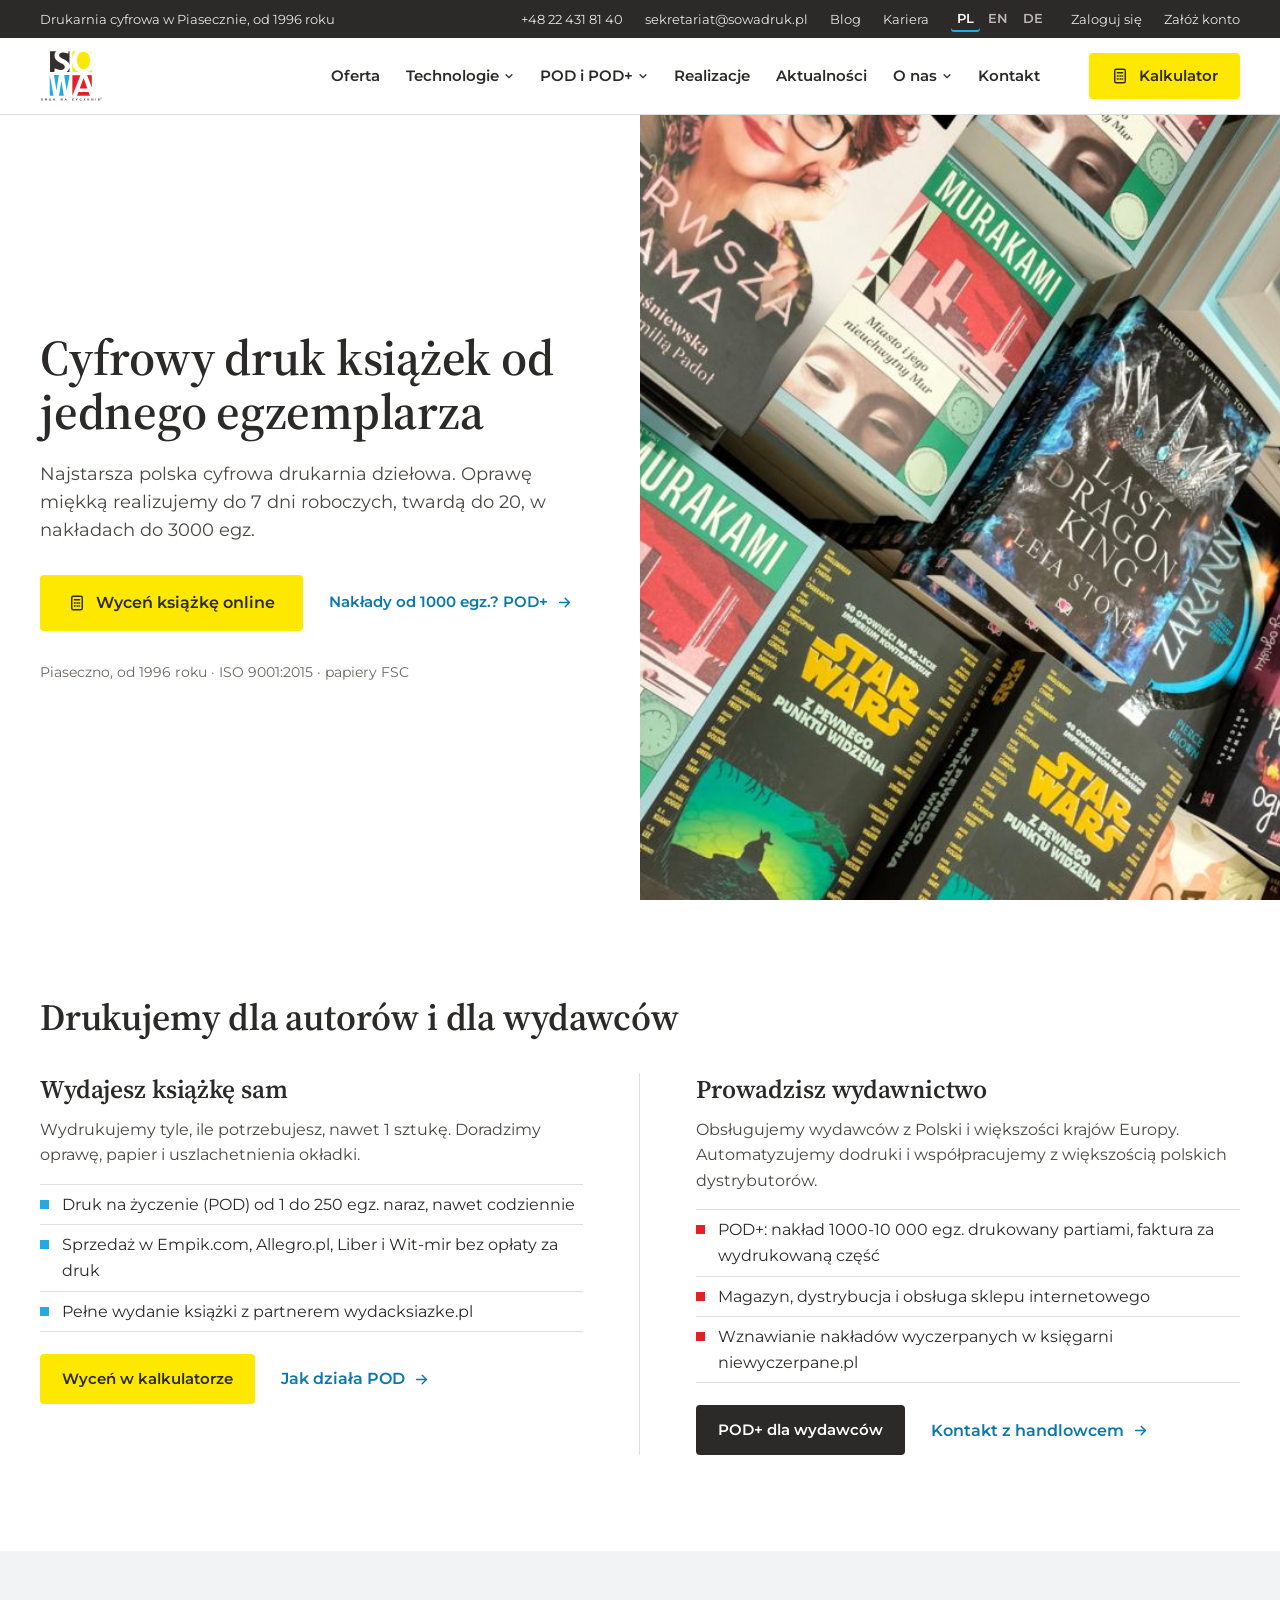
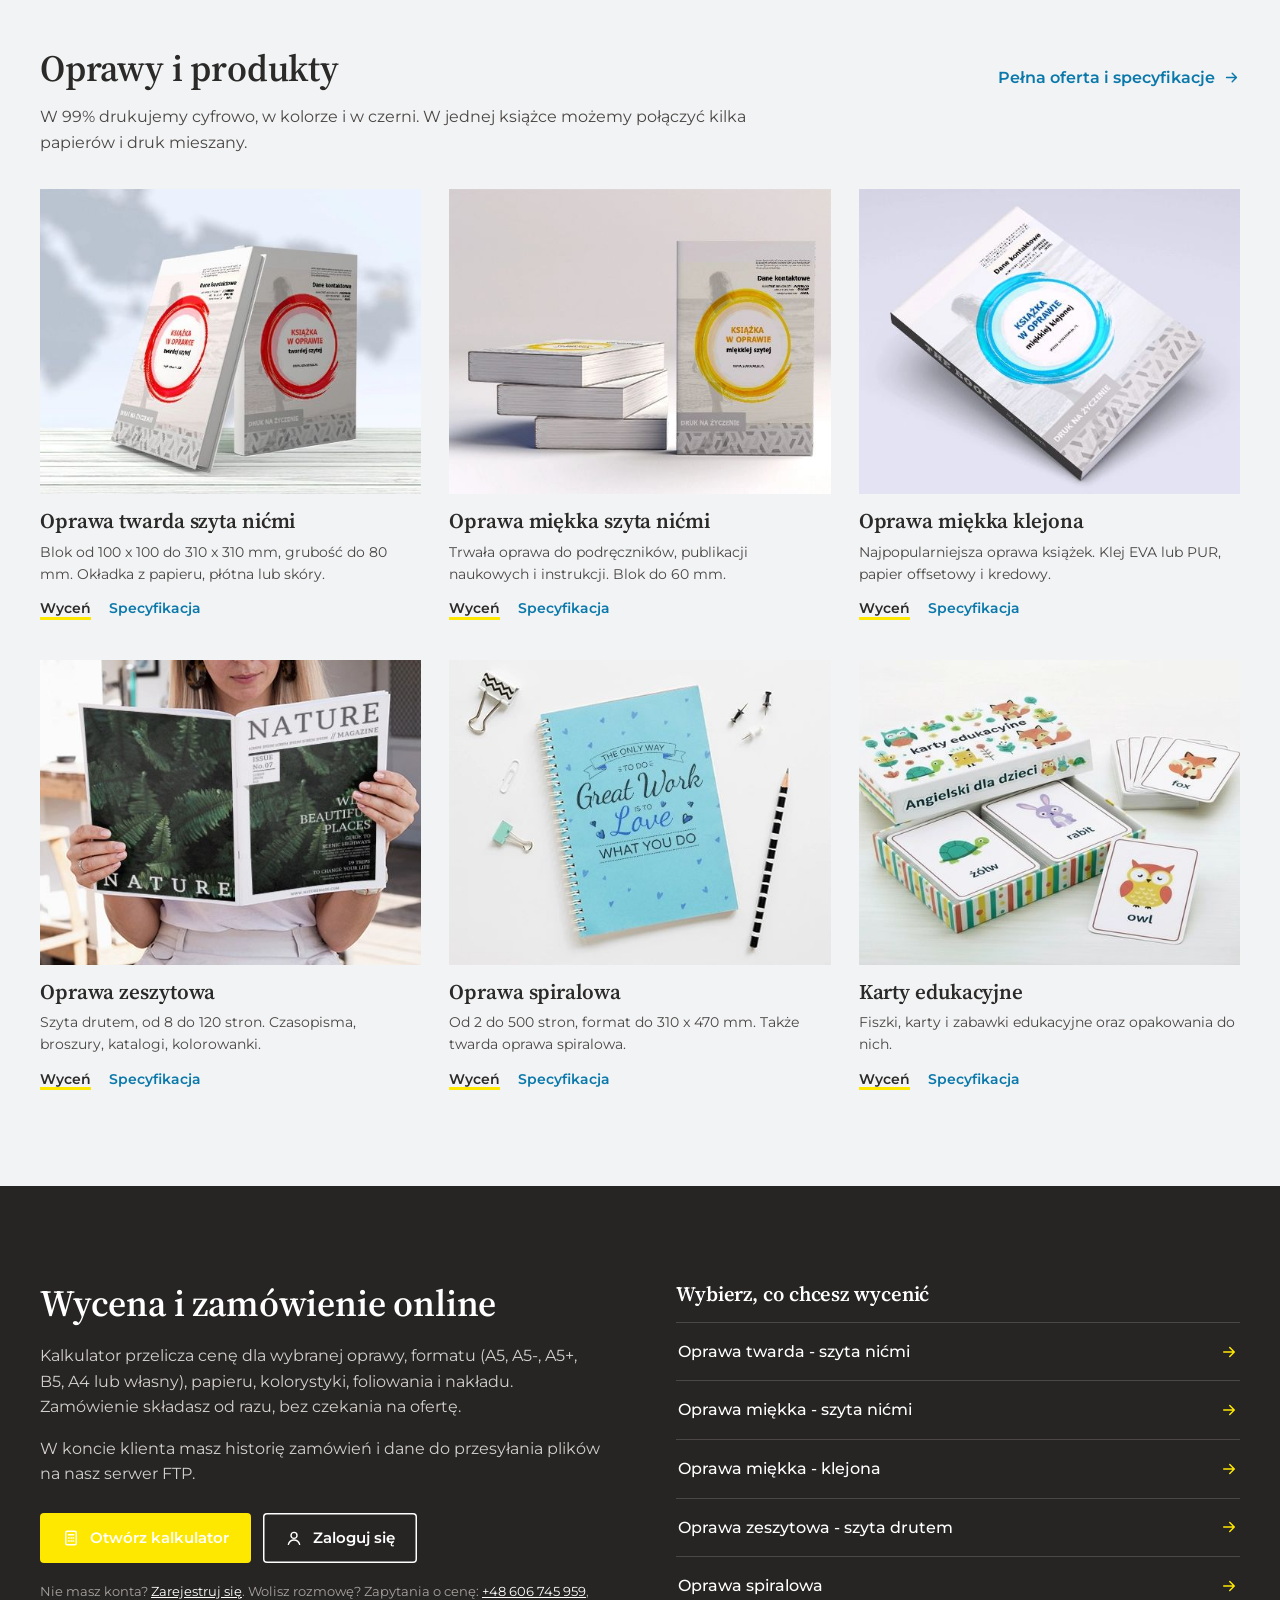
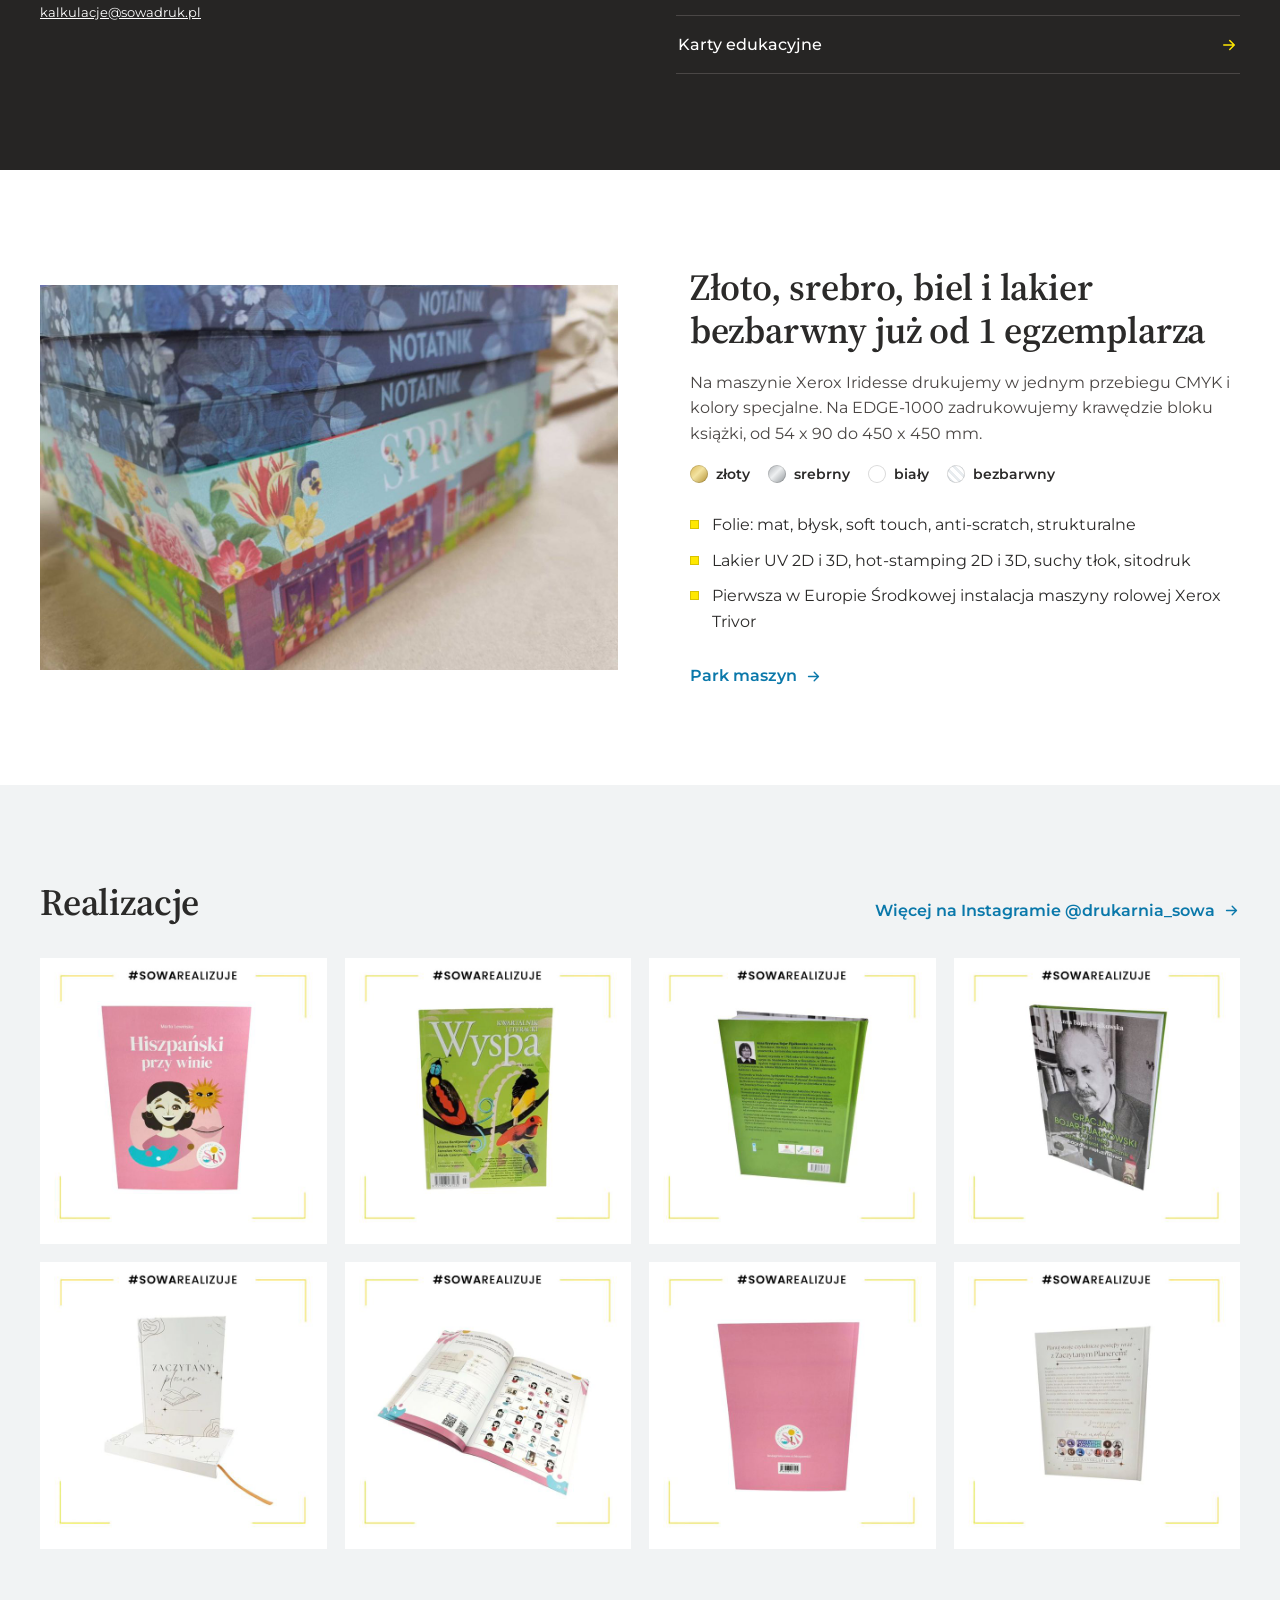
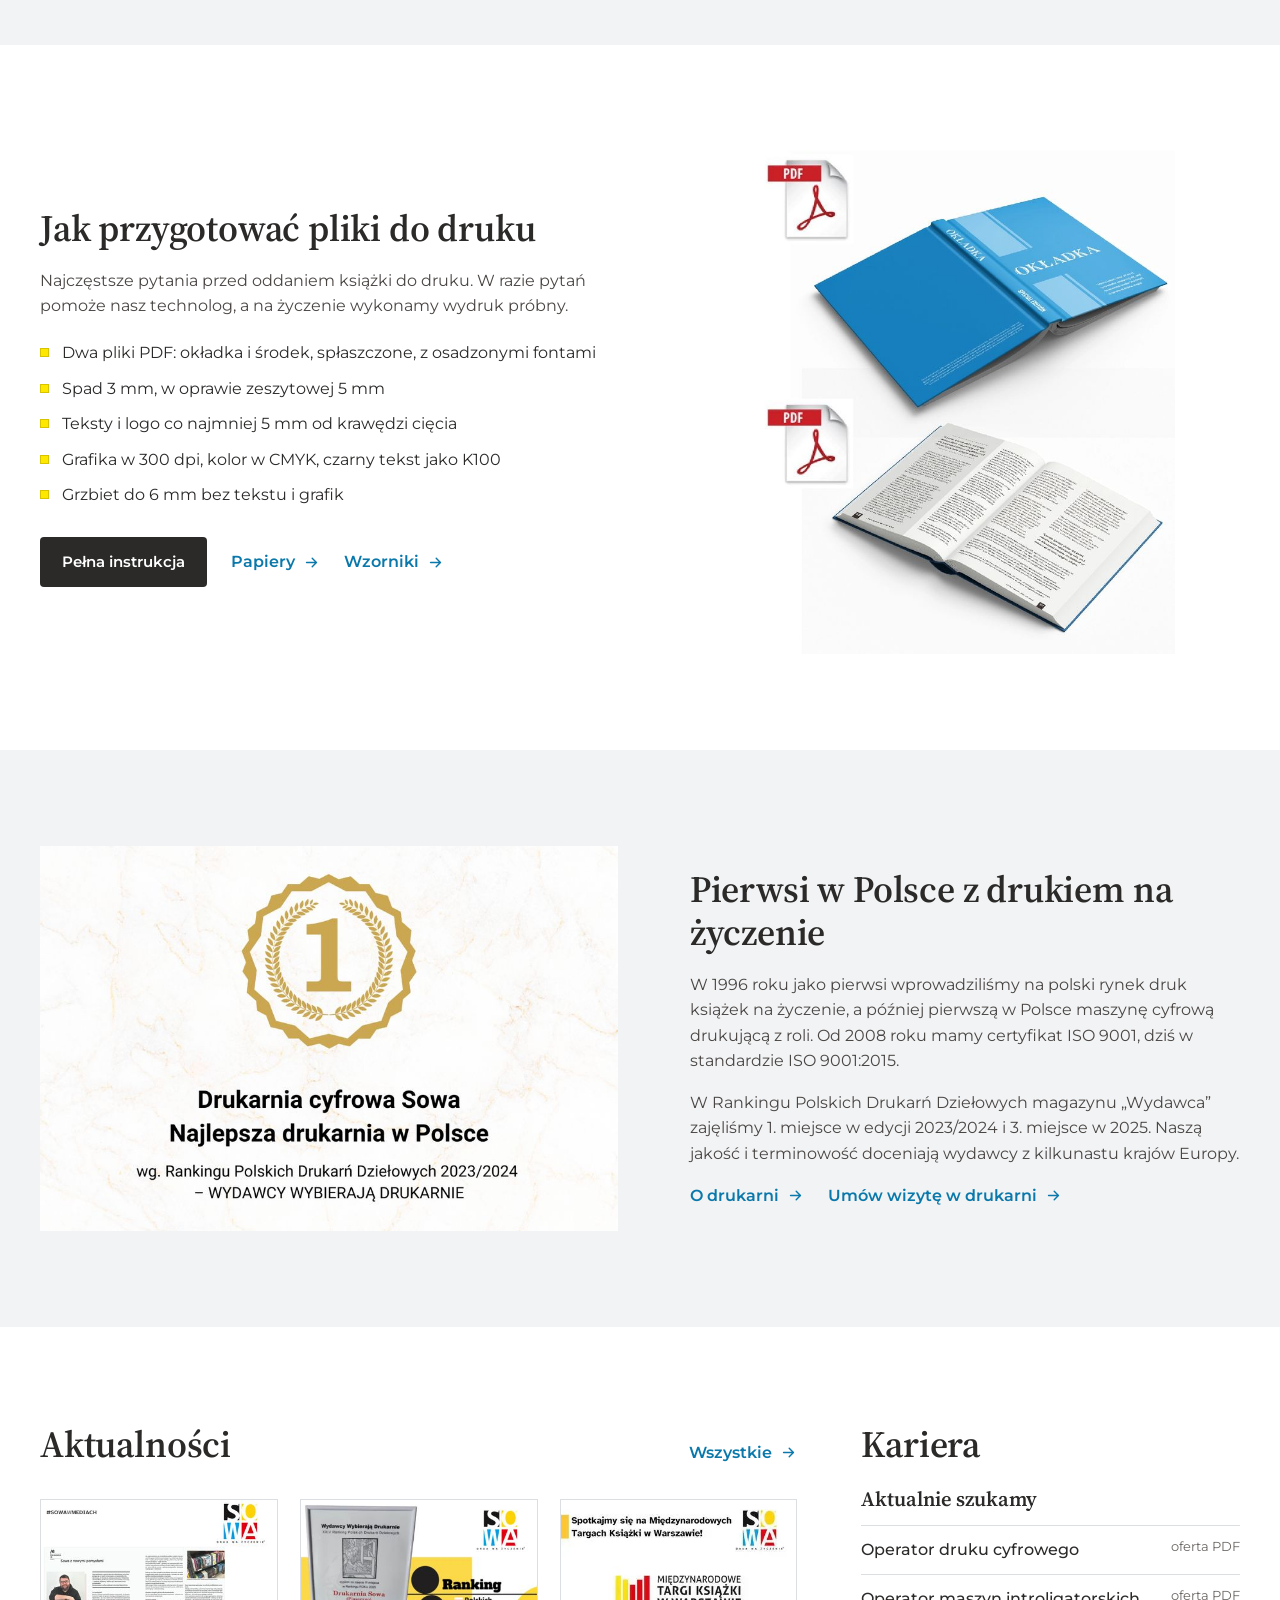
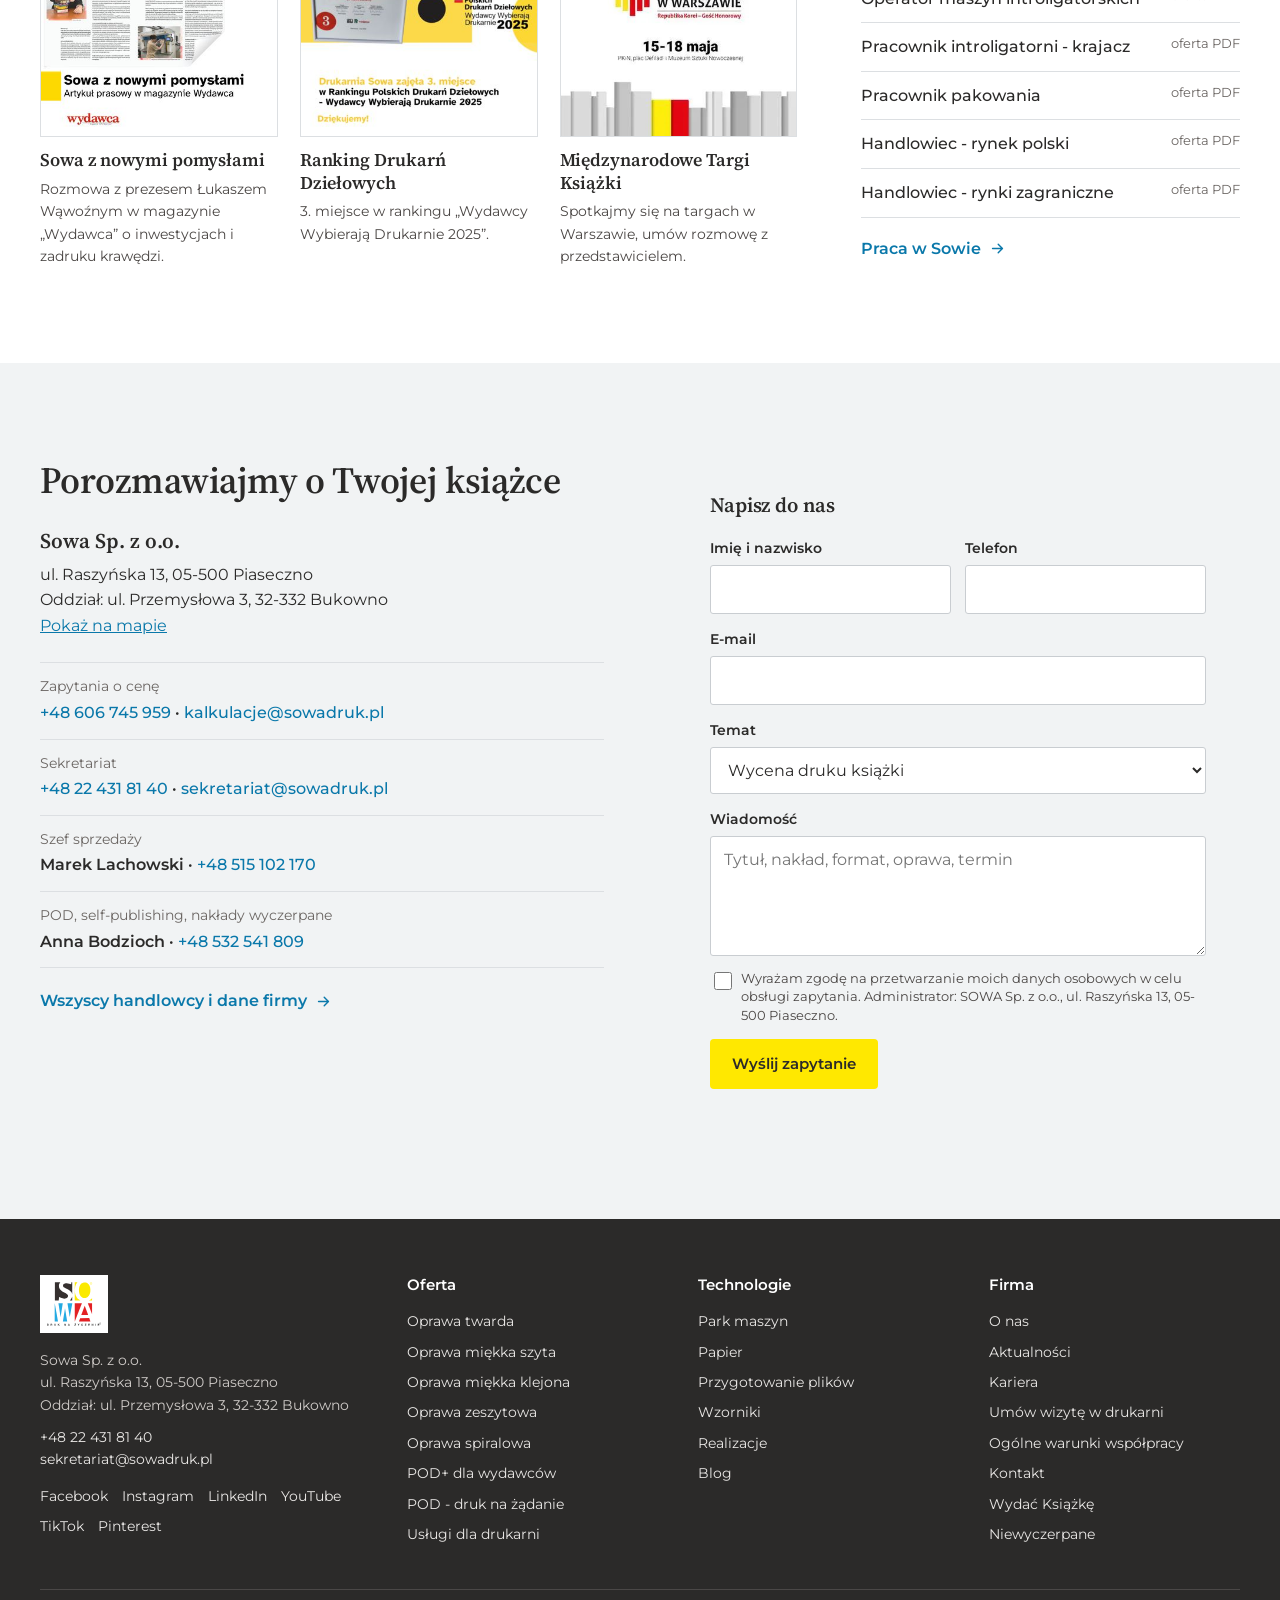
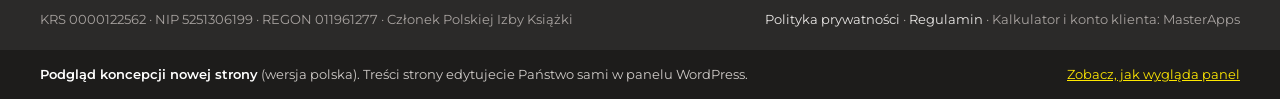
<file: index.html>
<!doctype html>
<html lang="pl">
<head>
<meta charset="utf-8">
<meta name="viewport" content="width=device-width, initial-scale=1, viewport-fit=cover">
<meta name="robots" content="noindex, nofollow">
<title>Drukarnia Sowa - cyfrowy druk książek, druk na żądanie POD i POD+</title>
<meta name="description" content="Cyfrowy druk książek od 1 egzemplarza: oprawa miękka, twarda, zeszytowa i spiralowa. Kalkulator online, POD i POD+ dla wydawców. Piaseczno, od 1996 roku.">
<meta name="theme-color" content="#FFFFFF">
<link rel="icon" href="data:image/svg+xml,%3Csvg xmlns='http://www.w3.org/2000/svg' viewBox='0 0 32 32'%3E%3Crect width='16' height='16' fill='%2335302F'/%3E%3Crect x='16' width='16' height='16' fill='%23FFED00'/%3E%3Crect y='16' width='16' height='16' fill='%2324AAE2'/%3E%3Crect x='16' y='16' width='16' height='16' fill='%23E32124'/%3E%3C/svg%3E">
<link rel="preconnect" href="https://fonts.googleapis.com">
<link rel="preconnect" href="https://fonts.gstatic.com" crossorigin>
<link href="https://fonts.googleapis.com/css2?family=Montserrat:wght@400;500;600;700&family=Source+Serif+4:opsz,wght@8..60,600&display=swap" rel="stylesheet">
<link rel="preload" as="image" href="img/hero-m.jpg" media="(max-width:899px)">
<link rel="preload" as="image" href="img/hero.jpg" media="(min-width:900px)">
<link rel="stylesheet" href="style.css?v=8">
</head>
<body>
<svg width="0" height="0" style="position:absolute" aria-hidden="true">
<symbol id="i-arr" viewBox="0 0 24 24"><path fill="none" stroke="currentColor" stroke-width="2" stroke-linecap="round" stroke-linejoin="round" d="M5 12h13M13 6l6 6-6 6"/></symbol>
<symbol id="i-tel" viewBox="0 0 24 24"><path fill="none" stroke="currentColor" stroke-width="1.9" stroke-linejoin="round" d="M6.6 3.5h3l1.5 4.2-2 1.3a11 11 0 0 0 5.9 5.9l1.3-2 4.2 1.5v3a2 2 0 0 1-2.2 2A16.6 16.6 0 0 1 4.6 5.7a2 2 0 0 1 2-2.2Z"/></symbol>
<symbol id="i-user" viewBox="0 0 24 24"><circle cx="12" cy="8.5" r="4" fill="none" stroke="currentColor" stroke-width="1.9"/><path d="M4.5 20.5c1.2-4 4-5.8 7.5-5.8s6.3 1.8 7.5 5.8" fill="none" stroke="currentColor" stroke-width="1.9" stroke-linecap="round"/></symbol>
<symbol id="i-calc" viewBox="0 0 24 24"><rect x="5" y="3" width="14" height="18" rx="2" fill="none" stroke="currentColor" stroke-width="1.9"/><path d="M8.5 7.5h7M8.5 12h1M12 12h1M15 12h.5M8.5 16h1M12 16h1M15 16h.5" stroke="currentColor" stroke-width="2" stroke-linecap="round"/></symbol>
<symbol id="i-car" viewBox="0 0 12 12"><path d="M2.5 4.5 6 8l3.5-3.5" fill="none" stroke="currentColor" stroke-width="1.6" stroke-linecap="round"/></symbol>
</svg>
<div class="util"><div class="wrap util-in">
  <span>Drukarnia cyfrowa w Piasecznie, od 1996 roku</span>
  <div class="util-r">
    <a href="tel:+48224318140">+48 22 431 81 40</a>
    <a href="mailto:sekretariat@sowadruk.pl">sekretariat@sowadruk.pl</a>
    <a href="blog/">Blog</a>
    <a href="kariera/">Kariera</a>
    <div class="lang" aria-label="Wersja językowa"><a aria-current="true" href="" title="Polski">PL</a><a href="en/" title="English - w podglądzie tylko wersja PL">EN</a><a href="de/" title="Deutsch - w podglądzie tylko wersja PL">DE</a></div>
    <a href="https://sowadruk.pl/logowanie" target="_blank" rel="noopener">Zaloguj się</a>
    <a href="https://sowadruk.pl/rejestracja" target="_blank" rel="noopener">Załóż konto</a>
  </div>
</div></div>
<header class="top">
  <div class="wrap top-in">
    <a class="brand" href="" aria-label="Drukarnia Sowa - strona główna"><img src="logo/logo.svg" alt="SOWA - druk na życzenie" width="106" height="87"></a>
    <nav class="nav" aria-label="Menu główne"><div class="nv"><a href="oferta/">Oferta</a></div><div class="nv"><a href="technologie/">Technologie<svg class="car" aria-hidden="true"><use href="#i-car"/></svg></a><div class="dd"><a href="technologie/">Park maszyn</a><a href="papier/">Papier</a><a href="jak-przygotowac-pliki/">Przygotowanie plików</a><a href="wzorniki/">Wzorniki</a></div></div><div class="nv"><a href="pod/">POD i POD+<svg class="car" aria-hidden="true"><use href="#i-car"/></svg></a><div class="dd"><a href="pod/">POD+ dla wydawców</a><a href="pod-standard/">POD - druk na żądanie</a></div></div><div class="nv"><a href="realizacje/">Realizacje</a></div><div class="nv"><a href="aktualnosci/">Aktualności</a></div><div class="nv"><a href="o-nas/">O nas<svg class="car" aria-hidden="true"><use href="#i-car"/></svg></a><div class="dd"><a href="o-nas/">O nas</a><a href="nagrody/">Nagrody i wyróżnienia</a><a href="kontakt/umow-wizyte/">Umów wizytę w drukarni</a><a href="wydarzenia/">Wydarzenia</a><a href="kariera/">Kariera</a><a href="ogolne-warunki-wspolpracy/">Ogólne warunki współpracy</a><a href="normy-jakosciowe/">Normy jakościowe</a><a href="kontakt/komunikaty-prasowe/">Komunikaty prasowe</a><a href="download/">Download</a></div></div><div class="nv"><a href="kontakt/">Kontakt</a></div></nav>
    <a class="btn top-calc" href="https://sowadruk.pl/produkty" target="_blank" rel="noopener"><svg aria-hidden="true"><use href="#i-calc"/></svg>Kalkulator</a>
    <div class="lang" aria-label="Wersja językowa"><a aria-current="true" href="" title="Polski">PL</a><a href="en/" title="English - w podglądzie tylko wersja PL">EN</a><a href="de/" title="Deutsch - w podglądzie tylko wersja PL">DE</a></div>
    <a class="top-user" href="https://sowadruk.pl/logowanie" target="_blank" rel="noopener" aria-label="Zaloguj się do konta klienta"><svg aria-hidden="true"><use href="#i-user"/></svg></a>
    <button class="burger" id="burger" type="button" aria-label="Otwórz menu" aria-expanded="false" aria-controls="mnav"><span></span><span></span><span></span></button>
  </div>
</header>
<nav class="mnav" id="mnav" aria-label="Menu">
  <a href="oferta/">Oferta</a><a href="technologie/">Technologie</a><div class="sub"><a href="technologie/">Park maszyn</a><a href="papier/">Papier</a><a href="jak-przygotowac-pliki/">Przygotowanie plików</a><a href="wzorniki/">Wzorniki</a></div><a href="pod/">POD i POD+</a><div class="sub"><a href="pod/">POD+ dla wydawców</a><a href="pod-standard/">POD - druk na żądanie</a></div><a href="realizacje/">Realizacje</a><a href="aktualnosci/">Aktualności</a><a href="o-nas/">O nas</a><div class="sub"><a href="o-nas/">O nas</a><a href="nagrody/">Nagrody i wyróżnienia</a><a href="kontakt/umow-wizyte/">Umów wizytę w drukarni</a><a href="wydarzenia/">Wydarzenia</a><a href="kariera/">Kariera</a><a href="ogolne-warunki-wspolpracy/">Ogólne warunki współpracy</a><a href="normy-jakosciowe/">Normy jakościowe</a><a href="kontakt/komunikaty-prasowe/">Komunikaty prasowe</a><a href="download/">Download</a></div><a href="kontakt/">Kontakt</a><a href="blog/">Blog</a>
  <div class="m-act">
    <a class="btn" href="https://sowadruk.pl/produkty" target="_blank" rel="noopener">Kalkulator - wyceń książkę</a>
    <a class="btn btn-o" href="https://sowadruk.pl/logowanie" target="_blank" rel="noopener">Zaloguj się</a>
    <a href="https://sowadruk.pl/rejestracja" target="_blank" rel="noopener">Nie masz konta? Załóż konto</a>
    <a href="tel:+48224318140">Sekretariat: +48 22 431 81 40</a>
  </div>
</nav>
<main>
<section class="hero">
  <figure class="hero-ph">
    <picture><source media="(max-width:899px)" srcset="img/hero-m.jpg"><img src="img/hero.jpg" alt="Książki wydrukowane w Drukarni Sowa, m.in. w okładkach z uszlachetnieniami" width="1200" height="675" fetchpriority="high"></picture>
  </figure>
  <div class="hero-in"><div class="wrap">
    <h1>Cyfrowy druk książek od jednego egzemplarza</h1>
    <p class="lead">Najstarsza polska cyfrowa drukarnia dziełowa. Oprawę miękką realizujemy do 7 dni roboczych, twardą do 20, w nakładach do 3000 egz.</p>
    <div class="hero-act" id="heroCta">
      <a class="btn" href="https://sowadruk.pl/produkty" target="_blank" rel="noopener"><svg aria-hidden="true"><use href="#i-calc"/></svg>Wyceń książkę online</a>
      <a class="more" href="pod/">Nakłady od 1000 egz.? POD+<svg class="i" aria-hidden="true"><use href="#i-arr"/></svg></a>
    </div>
    <p class="hero-note">Piaseczno, od 1996 roku · ISO 9001:2015 · papiery FSC</p>
  </div></div>
</section>

<section class="sec" id="dla-kogo">
  <div class="wrap">
    <div class="sec-head"><h2>Drukujemy dla autorów i dla wydawców</h2></div>
    <div class="paths">
      <div>
        <h3>Wydajesz książkę sam</h3>
        <p>Wydrukujemy tyle, ile potrzebujesz, nawet 1 sztukę. Doradzimy oprawę, papier i uszlachetnienia okładki.</p>
        <ul>
          <li>Druk na życzenie (POD) od 1 do 250 egz. naraz, nawet codziennie</li>
          <li>Sprzedaż w Empik.com, Allegro.pl, Liber i Wit-mir bez opłaty za druk</li>
          <li>Pełne wydanie książki z partnerem wydacksiazke.pl</li>
        </ul>
        <div class="acts"><a class="btn" href="https://sowadruk.pl/produkty" target="_blank" rel="noopener">Wyceń w kalkulatorze</a><a class="more" href="pod-standard/">Jak działa POD<svg class="i" aria-hidden="true"><use href="#i-arr"/></svg></a></div>
      </div>
      <div class="w">
        <h3>Prowadzisz wydawnictwo</h3>
        <p>Obsługujemy wydawców z Polski i większości krajów Europy. Automatyzujemy dodruki i współpracujemy z większością polskich dystrybutorów.</p>
        <ul>
          <li>POD+: nakład 1000-10 000 egz. drukowany partiami, faktura za wydrukowaną część</li>
          <li>Magazyn, dystrybucja i obsługa sklepu internetowego</li>
          <li>Wznawianie nakładów wyczerpanych w księgarni niewyczerpane.pl</li>
        </ul>
        <div class="acts"><a class="btn btn-d" href="pod/">POD+ dla wydawców</a><a class="more" href="#kontakt">Kontakt z handlowcem<svg class="i" aria-hidden="true"><use href="#i-arr"/></svg></a></div>
      </div>
    </div>
  </div>
</section>

<section class="sec sec-g" id="oprawy">
  <div class="wrap">
    <div class="sec-head">
      <h2>Oprawy i produkty</h2>
      <a class="more" href="oferta/">Pełna oferta i specyfikacje<svg class="i" aria-hidden="true"><use href="#i-arr"/></svg></a>
      <p class="sub">W 99% drukujemy cyfrowo, w kolorze i w czerni. W jednej książce możemy połączyć kilka papierów i druk mieszany.</p>
    </div>
    <div class="binds">
      <article class="bind">
        <figure><img src="img/op-twarda-szyta.jpg" alt="Oprawa twarda szyta nićmi - przykład z Drukarni Sowa" width="500" height="400" loading="lazy"></figure>
        <h3>Oprawa twarda szyta nićmi</h3>
        <p>Blok od 100 x 100 do 310 x 310 mm, grubość do 80 mm. Okładka z papieru, płótna lub skóry.</p>
        <div class="ln"><a class="q" href="https://sowadruk.pl/produkty/oprawa-twarda-szyta-nicmi" target="_blank" rel="noopener">Wyceń</a><a href="oferta/#twarda">Specyfikacja</a></div>
      </article>
      <article class="bind">
        <figure><img src="img/op-miekka-szyta.jpg" alt="Oprawa miękka szyta nićmi - przykład z Drukarni Sowa" width="500" height="400" loading="lazy"></figure>
        <h3>Oprawa miękka szyta nićmi</h3>
        <p>Trwała oprawa do podręczników, publikacji naukowych i instrukcji. Blok do 60 mm.</p>
        <div class="ln"><a class="q" href="https://sowadruk.pl/produkty/oprawa-miekka-szyta-nicmi" target="_blank" rel="noopener">Wyceń</a><a href="oferta/#miekka-szyta">Specyfikacja</a></div>
      </article>
      <article class="bind">
        <figure><img src="img/op-miekka-klejona.jpg" alt="Oprawa miękka klejona - przykład z Drukarni Sowa" width="500" height="400" loading="lazy"></figure>
        <h3>Oprawa miękka klejona</h3>
        <p>Najpopularniejsza oprawa książek. Klej EVA lub PUR, papier offsetowy i kredowy.</p>
        <div class="ln"><a class="q" href="https://sowadruk.pl/produkty/oprawa-miekka-klejona" target="_blank" rel="noopener">Wyceń</a><a href="oferta/#miekka-klejona">Specyfikacja</a></div>
      </article>
      <article class="bind">
        <figure><img src="img/op-zeszytowa.jpg" alt="Oprawa zeszytowa - przykład z Drukarni Sowa" width="500" height="400" loading="lazy"></figure>
        <h3>Oprawa zeszytowa</h3>
        <p>Szyta drutem, od 8 do 120 stron. Czasopisma, broszury, katalogi, kolorowanki.</p>
        <div class="ln"><a class="q" href="https://sowadruk.pl/produkty/oprawa-zeszytowa-szyta-drutem" target="_blank" rel="noopener">Wyceń</a><a href="oferta/#zeszytowa">Specyfikacja</a></div>
      </article>
      <article class="bind">
        <figure><img src="img/op-spiralowa.jpg" alt="Oprawa spiralowa - przykład z Drukarni Sowa" width="500" height="400" loading="lazy"></figure>
        <h3>Oprawa spiralowa</h3>
        <p>Od 2 do 500 stron, format do 310 x 470 mm. Także twarda oprawa spiralowa.</p>
        <div class="ln"><a class="q" href="https://sowadruk.pl/produkty/oprawa-spiralowa" target="_blank" rel="noopener">Wyceń</a><a href="oferta/#spiralowa">Specyfikacja</a></div>
      </article>
      <article class="bind">
        <figure><img src="img/op-karty.jpg" alt="Karty edukacyjne - przykład z Drukarni Sowa" width="500" height="400" loading="lazy"></figure>
        <h3>Karty edukacyjne</h3>
        <p>Fiszki, karty i zabawki edukacyjne oraz opakowania do nich.</p>
        <div class="ln"><a class="q" href="https://sowadruk.pl/produkty/karty-edukacyjne" target="_blank" rel="noopener">Wyceń</a><a href="oferta/#karty">Specyfikacja</a></div>
      </article>
    </div>
  </div>
</section>

<section class="sec sec-d" id="kalkulator">
  <div class="wrap calc">
    <div>
      <h2>Wycena i zamówienie online</h2>
      <p style="margin-top:18px">Kalkulator przelicza cenę dla wybranej oprawy, formatu (A5, A5-, A5+, B5, A4 lub własny), papieru, kolorystyki, foliowania i nakładu. Zamówienie składasz od razu, bez czekania na ofertę.</p>
      <p>W koncie klienta masz historię zamówień i dane do przesyłania plików na nasz serwer FTP.</p>
      <div class="acts">
        <a class="btn" href="https://sowadruk.pl/produkty" target="_blank" rel="noopener"><svg aria-hidden="true"><use href="#i-calc"/></svg>Otwórz kalkulator</a>
        <a class="btn btn-o" href="https://sowadruk.pl/logowanie" target="_blank" rel="noopener"><svg aria-hidden="true"><use href="#i-user"/></svg>Zaloguj się</a>
      </div>
      <p class="small" style="margin-top:18px">Nie masz konta? <a href="https://sowadruk.pl/rejestracja" target="_blank" rel="noopener">Zarejestruj się</a>. Wolisz rozmowę? Zapytania o cenę: <a href="tel:+48606745959">+48 606 745 959</a>, <a href="mailto:kalkulacje@sowadruk.pl">kalkulacje@sowadruk.pl</a></p>
    </div>
    <div>
      <h3 style="margin-bottom:14px">Wybierz, co chcesz wycenić</h3>
      <ul class="clist"><li><a href="https://sowadruk.pl/produkty/oprawa-twarda-szyta-nicmi" target="_blank" rel="noopener">Oprawa twarda - szyta nićmi<svg aria-hidden="true"><use href="#i-arr"/></svg></a></li><li><a href="https://sowadruk.pl/produkty/oprawa-miekka-szyta-nicmi" target="_blank" rel="noopener">Oprawa miękka - szyta nićmi<svg aria-hidden="true"><use href="#i-arr"/></svg></a></li><li><a href="https://sowadruk.pl/produkty/oprawa-miekka-klejona" target="_blank" rel="noopener">Oprawa miękka - klejona<svg aria-hidden="true"><use href="#i-arr"/></svg></a></li><li><a href="https://sowadruk.pl/produkty/oprawa-zeszytowa-szyta-drutem" target="_blank" rel="noopener">Oprawa zeszytowa - szyta drutem<svg aria-hidden="true"><use href="#i-arr"/></svg></a></li><li><a href="https://sowadruk.pl/produkty/oprawa-spiralowa" target="_blank" rel="noopener">Oprawa spiralowa<svg aria-hidden="true"><use href="#i-arr"/></svg></a></li><li><a href="https://sowadruk.pl/produkty/karty-edukacyjne" target="_blank" rel="noopener">Karty edukacyjne<svg aria-hidden="true"><use href="#i-arr"/></svg></a></li></ul>
    </div>
  </div>
</section>

<section class="sec" id="kolory">
  <div class="wrap split">
    <figure><img src="img/krawedzie.jpg" alt="Notatniki z zadrukowanymi krawędziami bloku, wykonane w Drukarni Sowa" width="1200" height="800" loading="lazy"></figure>
    <div>
      <h2>Złoto, srebro, biel i lakier bezbarwny już od 1 egzemplarza</h2>
      <p>Na maszynie Xerox Iridesse drukujemy w jednym przebiegu CMYK i kolory specjalne. Na EDGE-1000 zadrukowujemy krawędzie bloku książki, od 54 x 90 do 450 x 450 mm.</p>
      <div class="sw"><span><i style="background:linear-gradient(135deg,#d9b552,#f3e3a1 45%,#b08d2f)"></i>złoty</span><span><i style="background:linear-gradient(135deg,#a9adb1,#eef0f1 45%,#8d9296)"></i>srebrny</span><span><i style="background:#fff"></i>biały</span><span><i style="background:repeating-linear-gradient(45deg,#fff 0 3px,#e8ecef 3px 6px)"></i>bezbarwny</span></div>
      <ul class="ticks">
        <li>Folie: mat, błysk, soft touch, anti-scratch, strukturalne</li>
        <li>Lakier UV 2D i 3D, hot-stamping 2D i 3D, suchy tłok, sitodruk</li>
        <li>Pierwsza w Europie Środkowej instalacja maszyny rolowej Xerox Trivor</li>
      </ul>
      <a class="more" href="technologie/">Park maszyn<svg class="i" aria-hidden="true"><use href="#i-arr"/></svg></a>
    </div>
  </div>
</section>

<section class="sec sec-g" id="realizacje">
  <div class="wrap">
    <div class="sec-head">
      <h2>Realizacje</h2>
      <a class="more" href="https://www.instagram.com/drukarnia_sowa/" target="_blank" rel="noopener">Więcej na Instagramie @drukarnia_sowa<svg class="i" aria-hidden="true"><use href="#i-arr"/></svg></a>
    </div>
    <div class="reals"><a href="https://www.instagram.com/drukarnia_sowa/" target="_blank" rel="noopener"><img src="img/real-2.jpg" alt="Realizacja Drukarni Sowa #2" width="640" height="640" loading="lazy"></a><a href="https://www.instagram.com/drukarnia_sowa/" target="_blank" rel="noopener"><img src="img/real-7.jpg" alt="Realizacja Drukarni Sowa #7" width="640" height="640" loading="lazy"></a><a href="https://www.instagram.com/drukarnia_sowa/" target="_blank" rel="noopener"><img src="img/real-8.jpg" alt="Realizacja Drukarni Sowa #8" width="640" height="640" loading="lazy"></a><a href="https://www.instagram.com/drukarnia_sowa/" target="_blank" rel="noopener"><img src="img/real-9.jpg" alt="Realizacja Drukarni Sowa #9" width="640" height="640" loading="lazy"></a><a href="https://www.instagram.com/drukarnia_sowa/" target="_blank" rel="noopener"><img src="img/real-4.jpg" alt="Realizacja Drukarni Sowa #4" width="640" height="640" loading="lazy"></a><a href="https://www.instagram.com/drukarnia_sowa/" target="_blank" rel="noopener"><img src="img/real-3.jpg" alt="Realizacja Drukarni Sowa #3" width="640" height="640" loading="lazy"></a><a href="https://www.instagram.com/drukarnia_sowa/" target="_blank" rel="noopener"><img src="img/real-1.jpg" alt="Realizacja Drukarni Sowa #1" width="640" height="640" loading="lazy"></a><a href="https://www.instagram.com/drukarnia_sowa/" target="_blank" rel="noopener"><img src="img/real-6.jpg" alt="Realizacja Drukarni Sowa #6" width="640" height="640" loading="lazy"></a></div>
  </div>
</section>

<section class="sec" id="pliki">
  <div class="wrap split rev">
    <figure><img src="img/pliki.jpg" alt="Pliki PDF okładki i środka książki" width="700" height="855" loading="lazy" class="pl-img"></figure>
    <div>
      <h2>Jak przygotować pliki do druku</h2>
      <p>Najczęstsze pytania przed oddaniem książki do druku. W razie pytań pomoże nasz technolog, a na życzenie wykonamy wydruk próbny.</p>
      <ul class="ticks">
        <li>Dwa pliki PDF: okładka i środek, spłaszczone, z osadzonymi fontami</li>
        <li>Spad 3 mm, w oprawie zeszytowej 5 mm</li>
        <li>Teksty i logo co najmniej 5 mm od krawędzi cięcia</li>
        <li>Grafika w 300 dpi, kolor w CMYK, czarny tekst jako K100</li>
        <li>Grzbiet do 6 mm bez tekstu i grafik</li>
      </ul>
      <div class="bacts"><a class="btn btn-d" href="jak-przygotowac-pliki/">Pełna instrukcja</a><a class="more" href="papier/">Papiery<svg class="i" aria-hidden="true"><use href="#i-arr"/></svg></a><a class="more" href="wzorniki/">Wzorniki<svg class="i" aria-hidden="true"><use href="#i-arr"/></svg></a></div>
    </div>
  </div>
</section>

<section class="sec sec-g" id="o-nas">
  <div class="wrap split">
    <figure><img src="img/ranking-1.jpg" alt="Drukarnia cyfrowa Sowa - 1. miejsce w Rankingu Polskich Drukarń Dziełowych 2023/2024" width="900" height="600" loading="lazy"></figure>
    <div>
      <h2>Pierwsi w Polsce z drukiem na życzenie</h2>
      <p>W 1996 roku jako pierwsi wprowadziliśmy na polski rynek druk książek na życzenie, a później pierwszą w Polsce maszynę cyfrową drukującą z roli. Od 2008 roku mamy certyfikat ISO 9001, dziś w standardzie ISO 9001:2015.</p>
      <p>W Rankingu Polskich Drukarń Dziełowych magazynu „Wydawca” zajęliśmy 1. miejsce w edycji 2023/2024 i 3. miejsce w 2025. Naszą jakość i terminowość doceniają wydawcy z kilkunastu krajów Europy.</p>
      <div class="bacts"><a class="more" href="o-nas/">O drukarni<svg class="i" aria-hidden="true"><use href="#i-arr"/></svg></a><a class="more" href="kontakt/umow-wizyte/">Umów wizytę w drukarni<svg class="i" aria-hidden="true"><use href="#i-arr"/></svg></a></div>
    </div>
  </div>
</section>

<section class="sec" id="aktualnosci">
  <div class="wrap news-grid">
    <div>
      <div class="sec-head"><h2>Aktualności</h2><a class="more" href="aktualnosci/">Wszystkie<svg class="i" aria-hidden="true"><use href="#i-arr"/></svg></a></div>
      <div class="news">
        <a class="nw" href="aktualnosci/sowa-z-nowymi-pomyslawmi/"><img src="img/n-wydawca.jpg" alt="" width="400" height="400" loading="lazy"><div><h3>Sowa z nowymi pomysłami</h3><p>Rozmowa z prezesem Łukaszem Wąwoźnym w magazynie „Wydawca” o inwestycjach i zadruku krawędzi.</p></div></a>
        <a class="nw" href="aktualnosci/ranking-drukarn-dzielowych/"><img src="img/n-ranking.jpg" alt="" width="400" height="400" loading="lazy"><div><h3>Ranking Drukarń Dziełowych</h3><p>3. miejsce w rankingu „Wydawcy Wybierają Drukarnie 2025”.</p></div></a>
        <a class="nw" href="aktualnosci/miedzynarodowe-targi-ksiazki/"><img src="img/n-targi.jpg" alt="" width="400" height="400" loading="lazy"><div><h3>Międzynarodowe Targi Książki</h3><p>Spotkajmy się na targach w Warszawie, umów rozmowę z przedstawicielem.</p></div></a>
      </div>
    </div>
    <div class="jobs">
      <div class="sec-head" style="margin-bottom:22px"><h2>Kariera</h2></div>
      <h3>Aktualnie szukamy</h3>
      <ul>
        <li><a href="kariera/oferty-pracy/">Operator druku cyfrowego<span>oferta PDF</span></a></li>
        <li><a href="kariera/oferty-pracy/">Operator maszyn introligatorskich<span>oferta PDF</span></a></li>
        <li><a href="kariera/oferty-pracy/">Pracownik introligatorni - krajacz<span>oferta PDF</span></a></li>
        <li><a href="kariera/oferty-pracy/">Pracownik pakowania<span>oferta PDF</span></a></li>
        <li><a href="kariera/oferty-pracy/">Handlowiec - rynek polski<span>oferta PDF</span></a></li>
        <li><a href="kariera/oferty-pracy/">Handlowiec - rynki zagraniczne<span>oferta PDF</span></a></li>
      </ul>
      <a class="more" href="kariera/">Praca w Sowie<svg class="i" aria-hidden="true"><use href="#i-arr"/></svg></a>
    </div>
  </div>
</section>
<section class="sec sec-g" id="kontakt">
  <div class="wrap contact">
    <div>
      <h2 style="margin-bottom:22px">Porozmawiajmy o Twojej książce</h2>
      <address class="addr"><strong>Sowa Sp. z o.o.</strong>ul. Raszyńska 13, 05-500 Piaseczno<br>Oddział: ul. Przemysłowa 3, 32-332 Bukowno<br><a href="https://www.google.com/maps/search/?api=1&amp;query=Raszy%C5%84ska+13+Piaseczno" target="_blank" rel="noopener">Pokaż na mapie</a></address>
      <div class="people">
        <div class="ppl"><span>Zapytania o cenę</span><b><a href="tel:+48606745959">+48 606 745 959</a> · <a href="mailto:kalkulacje@sowadruk.pl">kalkulacje@sowadruk.pl</a></b></div>
        <div class="ppl"><span>Sekretariat</span><b><a href="tel:+48224318140">+48 22 431 81 40</a> · <a href="mailto:sekretariat@sowadruk.pl">sekretariat@sowadruk.pl</a></b></div>
        <div class="ppl"><span>Szef sprzedaży</span><b>Marek Lachowski · <a href="tel:+48515102170">+48 515 102 170</a></b></div>
        <div class="ppl"><span>POD, self-publishing, nakłady wyczerpane</span><b>Anna Bodzioch · <a href="tel:+48532541809">+48 532 541 809</a></b></div>
      </div>
      <a class="more" href="kontakt/">Wszyscy handlowcy i dane firmy<svg class="i" aria-hidden="true"><use href="#i-arr"/></svg></a>
    </div>
    <form class="form" id="form" novalidate>
      <h3>Napisz do nas</h3>
      <div class="two">
        <label>Imię i nazwisko<input name="n" autocomplete="name"></label>
        <label>Telefon<input name="t" type="tel" autocomplete="tel"></label>
      </div>
      <label>E-mail<input name="e" type="email" autocomplete="email"></label>
      <label>Temat<select name="s"><option>Wycena druku książki</option><option>POD+ dla wydawców</option><option>POD i self-publishing</option><option>Inne</option></select></label>
      <label>Wiadomość<textarea name="m" placeholder="Tytuł, nakład, format, oprawa, termin"></textarea></label>
      <label class="chk"><input type="checkbox" name="z">Wyrażam zgodę na przetwarzanie moich danych osobowych w celu obsługi zapytania. Administrator: SOWA Sp. z o.o., ul. Raszyńska 13, 05-500 Piaseczno.</label>
      <button class="btn" type="submit">Wyślij zapytanie</button>
      <p class="fmsg" id="fmsg">To jest podgląd strony, formularz nie wysyła jeszcze wiadomości. W nowej stronie zapytanie trafi na adres sekretariat@sowadruk.pl.</p>
    </form>
  </div>
</section>
</main>
<footer class="foot">
  <div class="wrap">
    <div class="fcols">
      <div class="fbrand">
        <img src="logo/logo.svg" alt="SOWA - druk na życzenie" width="106" height="87">
        <p>Sowa Sp. z o.o.<br>ul. Raszyńska 13, 05-500 Piaseczno<br>Oddział: ul. Przemysłowa 3, 32-332 Bukowno</p>
        <p><a href="tel:+48224318140">+48 22 431 81 40</a><br><a href="mailto:sekretariat@sowadruk.pl">sekretariat@sowadruk.pl</a></p>
        <div class="soc">
          <a href="https://www.facebook.com/Drukarnia-Sowa-113364013715730" target="_blank" rel="noopener">Facebook</a>
          <a href="https://www.instagram.com/drukarnia_sowa/" target="_blank" rel="noopener">Instagram</a>
          <a href="https://www.linkedin.com/company/drukarnia-sowa/" target="_blank" rel="noopener">LinkedIn</a>
          <a href="https://www.youtube.com/@drukarnia_sowa" target="_blank" rel="noopener">YouTube</a>
          <a href="https://www.tiktok.com/@drukarniasowa" target="_blank" rel="noopener">TikTok</a>
          <a href="https://www.pinterest.com/drukarniasowa/" target="_blank" rel="noopener">Pinterest</a>
        </div>
      </div>
      <div>
        <h4>Oferta</h4>
        <ul>
          <li><a href="oferta/#twarda">Oprawa twarda</a></li>
          <li><a href="oferta/#miekka-szyta">Oprawa miękka szyta</a></li>
          <li><a href="oferta/#miekka-klejona">Oprawa miękka klejona</a></li>
          <li><a href="oferta/#zeszytowa">Oprawa zeszytowa</a></li>
          <li><a href="oferta/#spiralowa">Oprawa spiralowa</a></li>
          <li><a href="pod/">POD+ dla wydawców</a></li>
          <li><a href="pod-standard/">POD - druk na żądanie</a></li>
          <li><a href="oferta/uslugi-dla-drukarni/">Usługi dla drukarni</a></li>
        </ul>
      </div>
      <div>
        <h4>Technologie</h4>
        <ul>
          <li><a href="technologie/">Park maszyn</a></li>
          <li><a href="papier/">Papier</a></li>
          <li><a href="jak-przygotowac-pliki/">Przygotowanie plików</a></li>
          <li><a href="wzorniki/">Wzorniki</a></li>
          <li><a href="realizacje/">Realizacje</a></li>
          <li><a href="blog/">Blog</a></li>
        </ul>
      </div>
      <div>
        <h4>Firma</h4>
        <ul>
          <li><a href="o-nas/">O nas</a></li>
          <li><a href="aktualnosci/">Aktualności</a></li>
          <li><a href="kariera/">Kariera</a></li>
          <li><a href="kontakt/umow-wizyte/">Umów wizytę w drukarni</a></li>
          <li><a href="ogolne-warunki-wspolpracy/">Ogólne warunki współpracy</a></li>
          <li><a href="kontakt/">Kontakt</a></li>
          <li><a href="https://wydacksiazke.pl/" target="_blank" rel="noopener">Wydać Książkę</a></li>
          <li><a href="https://niewyczerpane.pl/" target="_blank" rel="noopener">Niewyczerpane</a></li>
        </ul>
      </div>
    </div>
    <div class="fdata">
      <span>KRS 0000122562 · NIP 5251306199 · REGON 011961277 · Członek Polskiej Izby Książki</span>
      <span><a href="polityka-prywatnosci/">Polityka prywatności</a> · <a href="regulamin/">Regulamin</a> · Kalkulator i konto klienta: MasterApps</span>
    </div>
  </div>
</footer>
<div class="preview"><div class="wrap"><span><b>Podgląd koncepcji nowej strony</b> (wersja polska). Treści strony edytujecie Państwo sami w panelu WordPress.</span><a href="panel/">Zobacz, jak wygląda panel</a></div></div>
<div class="mob" id="mob" aria-hidden="true">
  <a class="btn btn-o" href="tel:+48224318140" tabindex="-1"><svg aria-hidden="true"><use href="#i-tel"/></svg>Zadzwoń</a>
  <a class="btn" href="https://sowadruk.pl/produkty" target="_blank" rel="noopener" tabindex="-1"><svg aria-hidden="true"><use href="#i-calc"/></svg>Kalkulator</a>
</div>
<script src="app.js?v=8"></script>
</body>
</html>
</file>
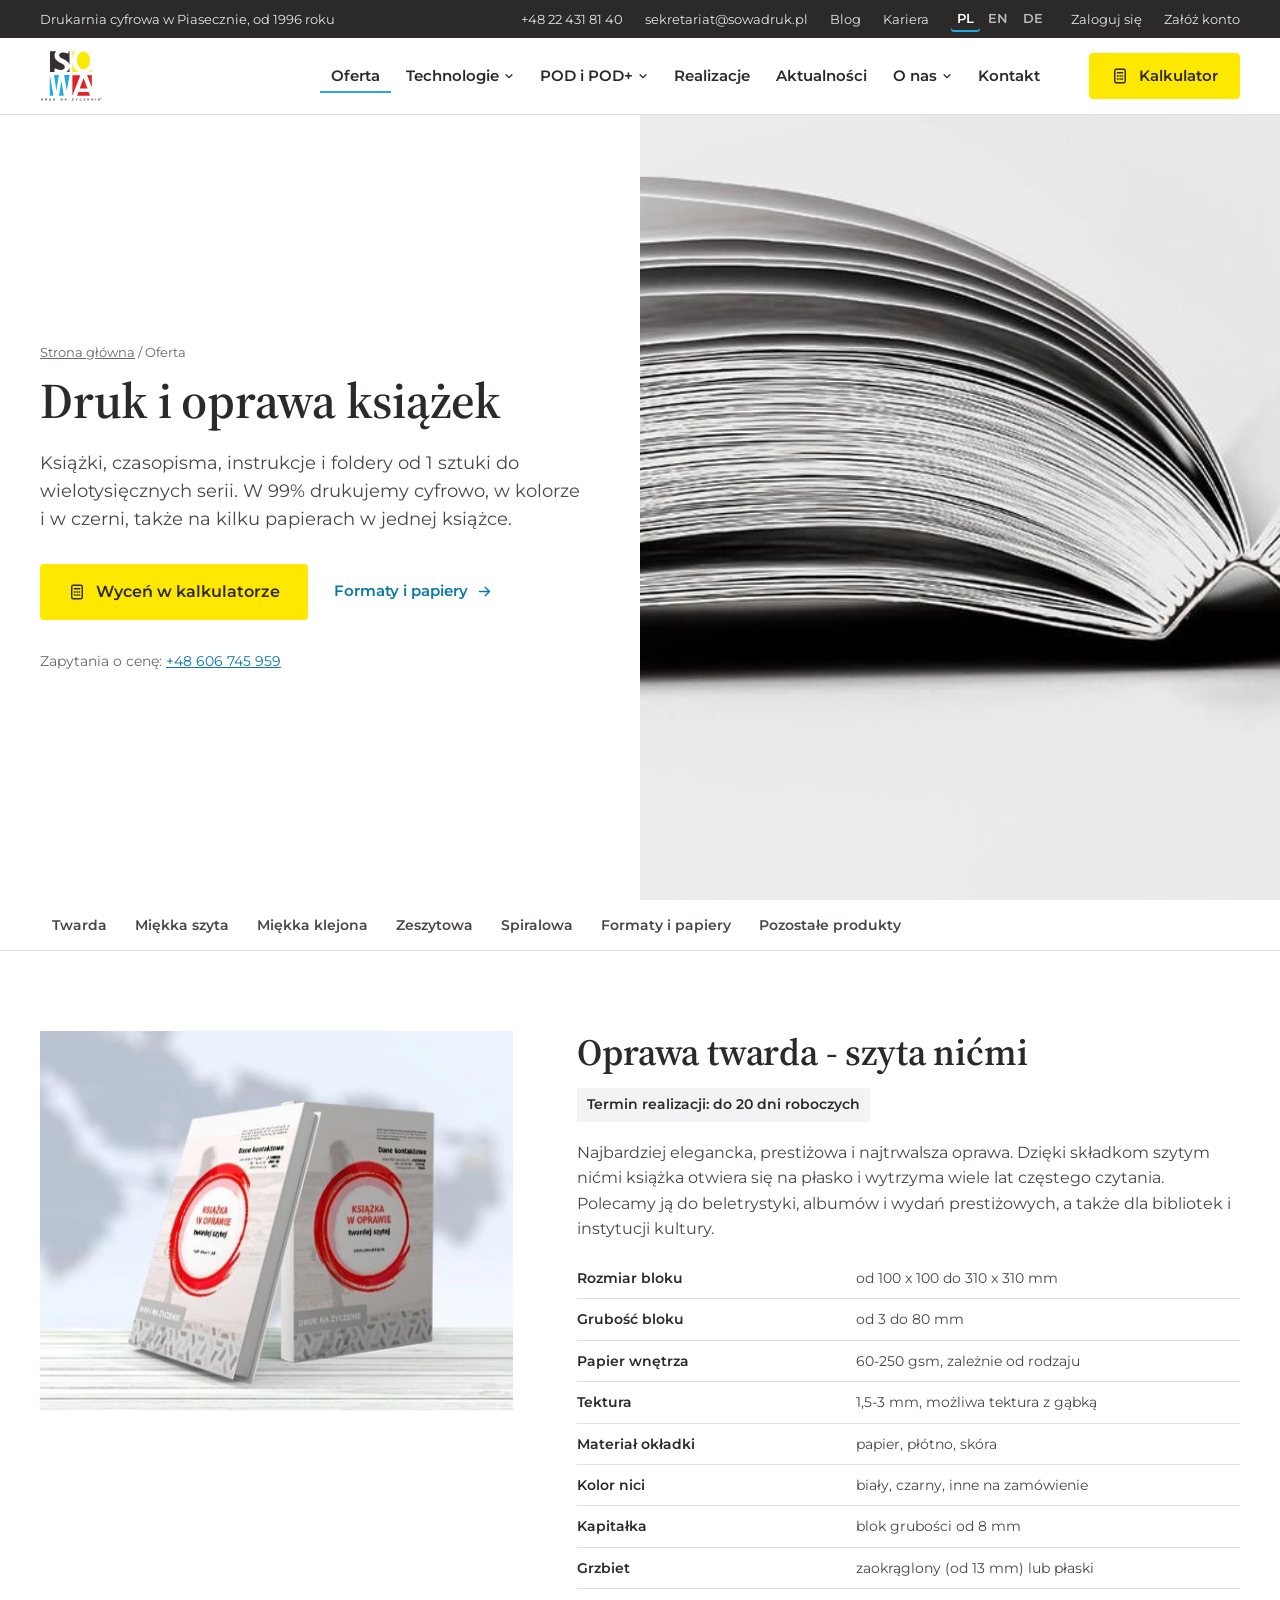
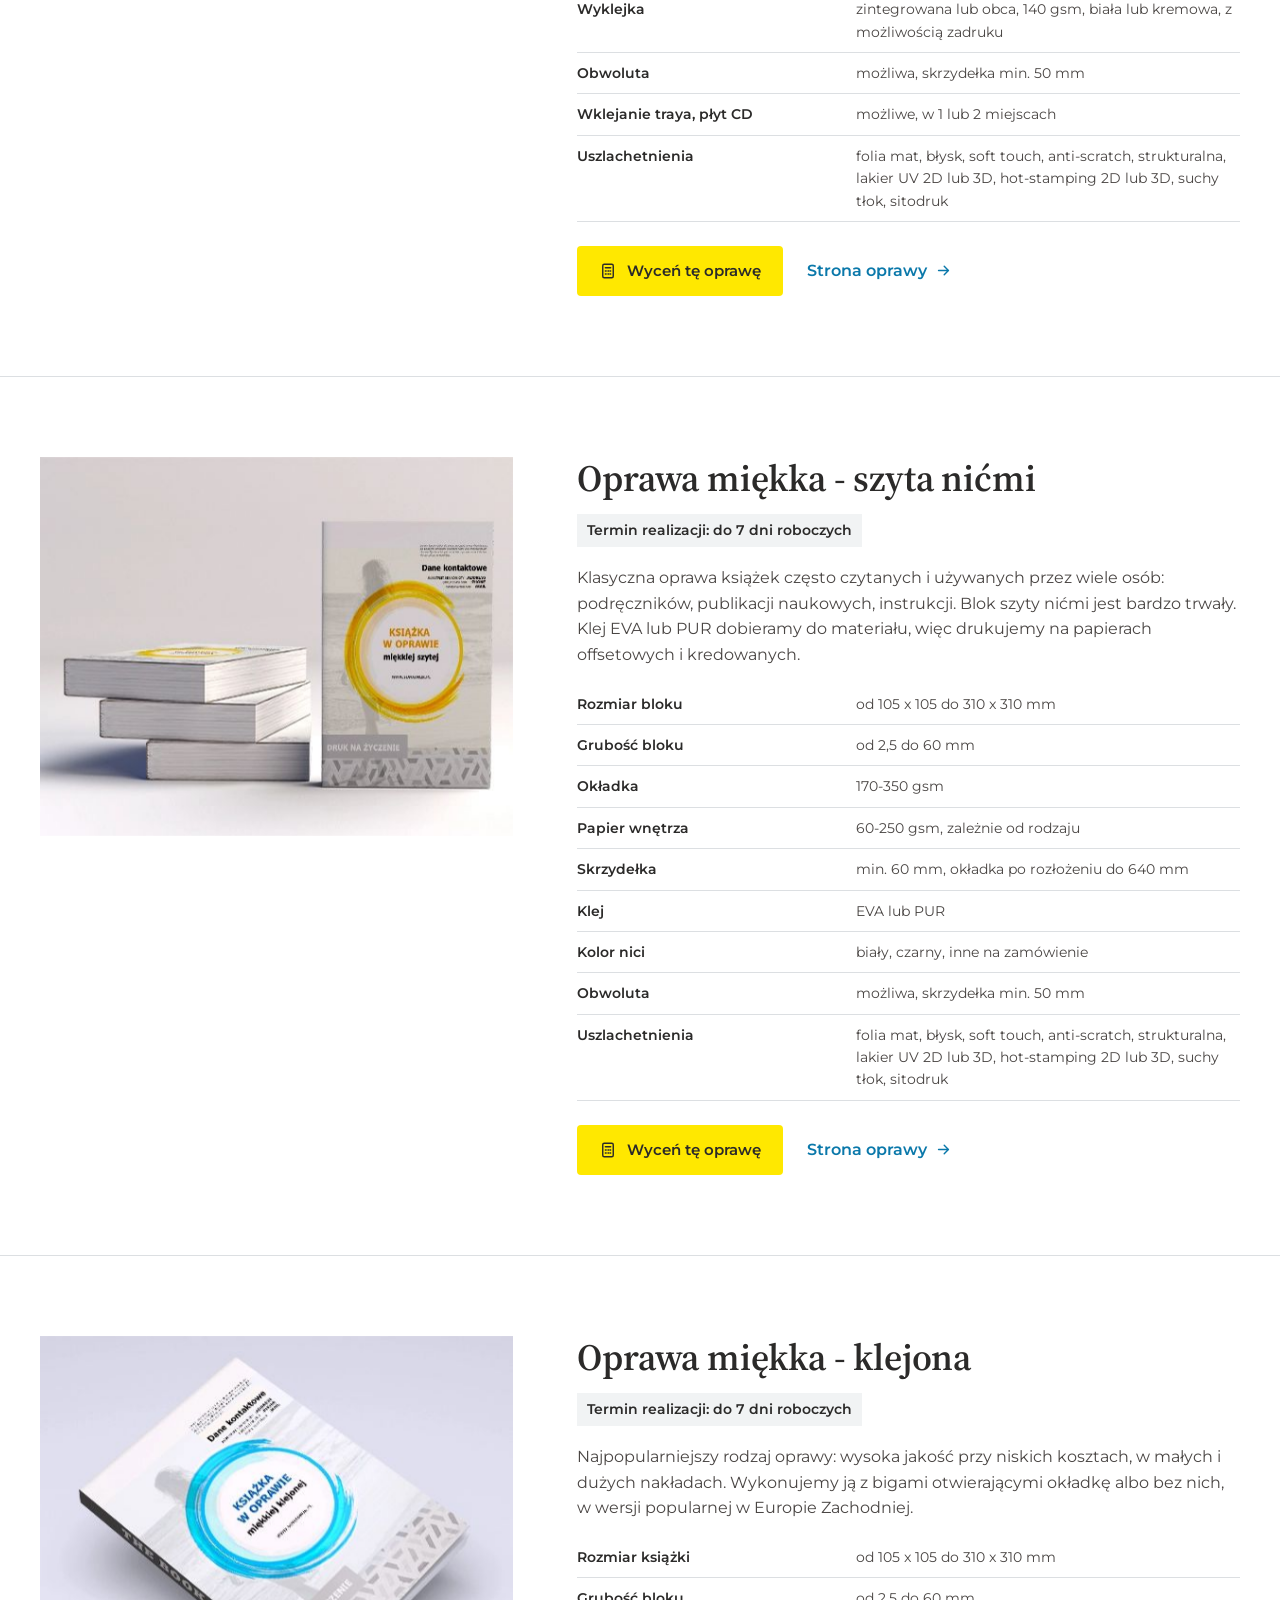
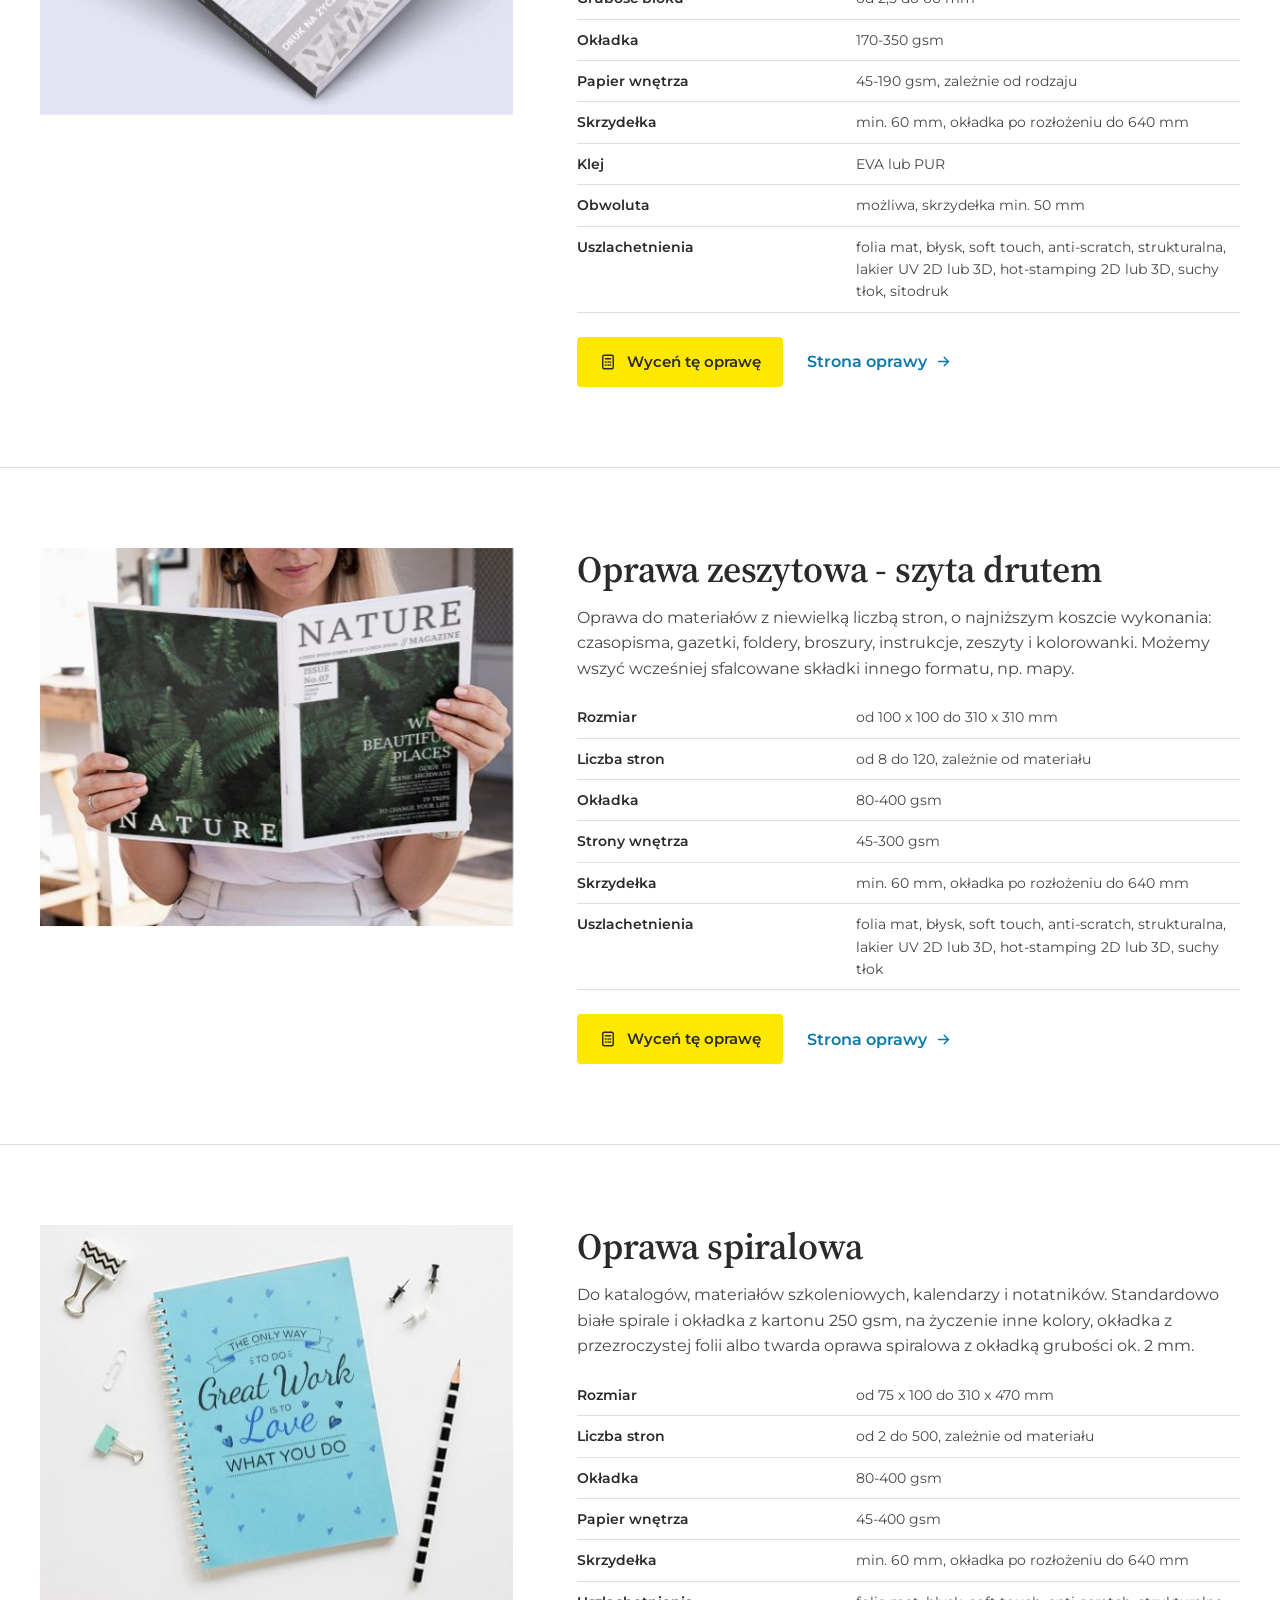
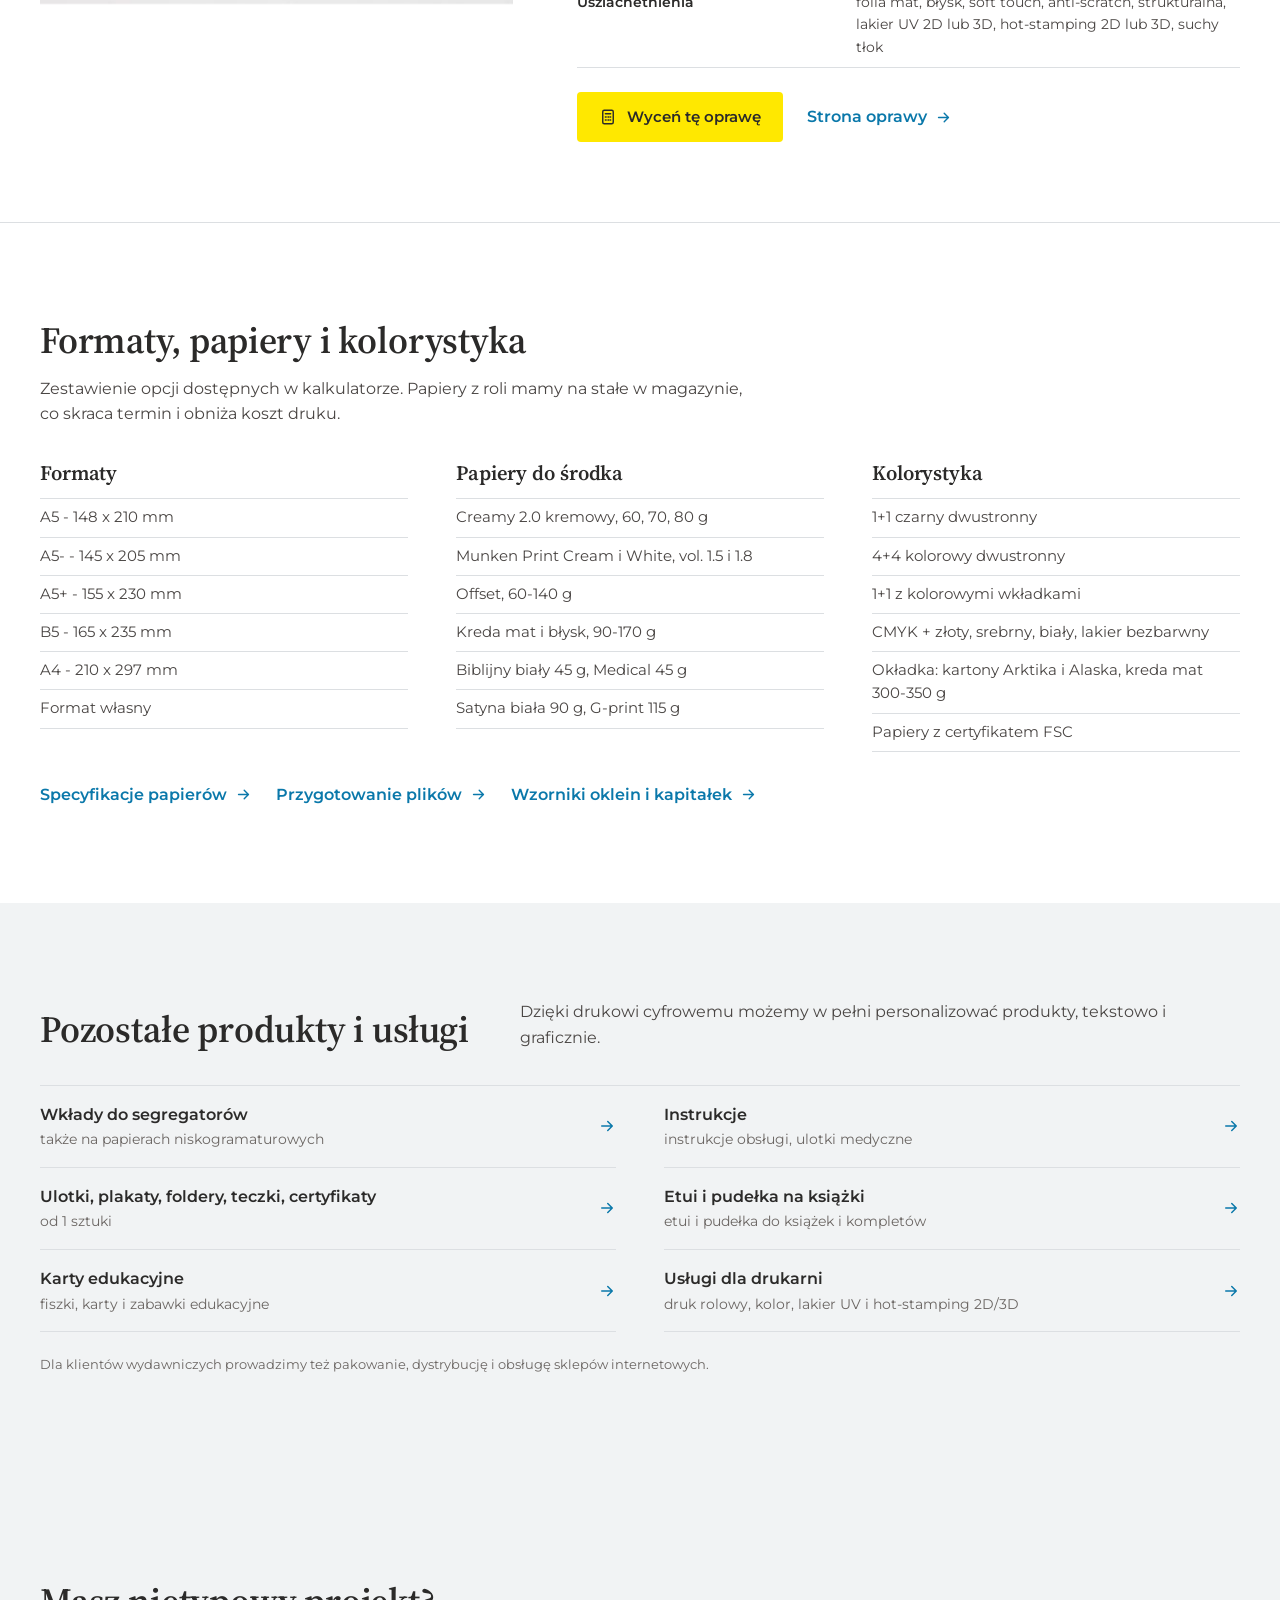
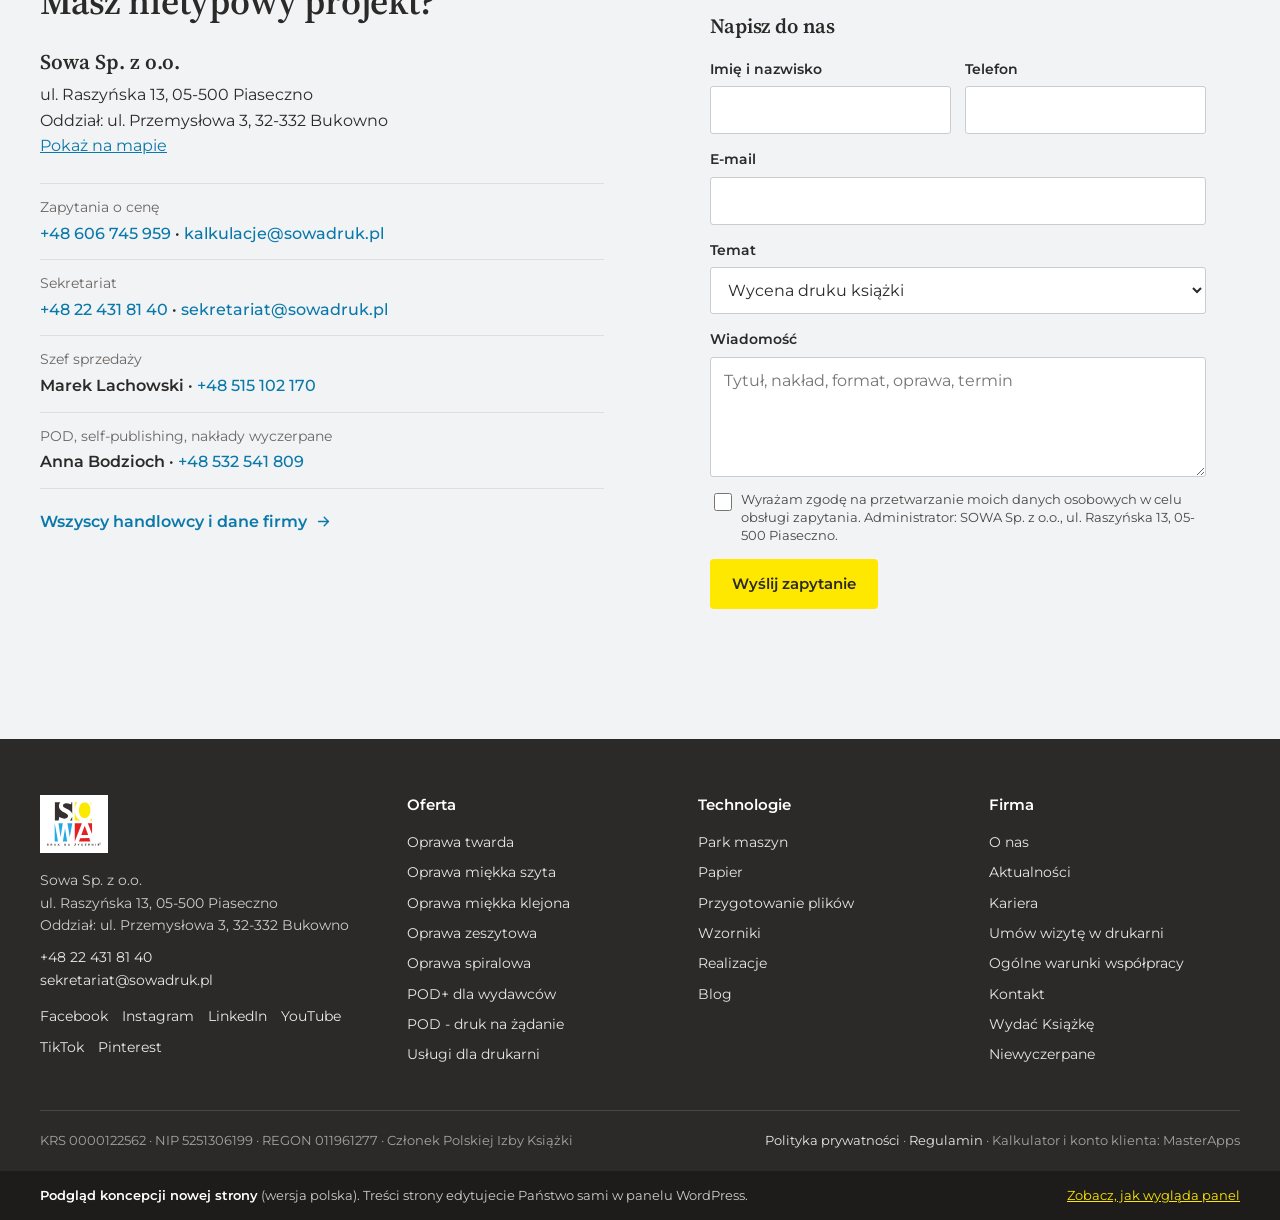
<file: oferta/index.html>
<!doctype html>
<html lang="pl">
<head>
<meta charset="utf-8">
<meta name="viewport" content="width=device-width, initial-scale=1, viewport-fit=cover">
<meta name="robots" content="noindex, nofollow">
<title>Oferta: druk i oprawa książek - Drukarnia Sowa</title>
<meta name="description" content="Oprawa twarda i miękka szyta nićmi, miękka klejona, zeszytowa i spiralowa. Specyfikacje, formaty, papiery i wycena online w Drukarni Sowa.">
<meta name="theme-color" content="#FFFFFF">
<link rel="icon" href="data:image/svg+xml,%3Csvg xmlns='http://www.w3.org/2000/svg' viewBox='0 0 32 32'%3E%3Crect width='16' height='16' fill='%2335302F'/%3E%3Crect x='16' width='16' height='16' fill='%23FFED00'/%3E%3Crect y='16' width='16' height='16' fill='%2324AAE2'/%3E%3Crect x='16' y='16' width='16' height='16' fill='%23E32124'/%3E%3C/svg%3E">
<link rel="preconnect" href="https://fonts.googleapis.com">
<link rel="preconnect" href="https://fonts.gstatic.com" crossorigin>
<link href="https://fonts.googleapis.com/css2?family=Montserrat:wght@400;500;600;700&family=Source+Serif+4:opsz,wght@8..60,600&display=swap" rel="stylesheet">
<link rel="preload" as="image" href="../img/oferta-hero-m.jpg" media="(max-width:899px)">
<link rel="preload" as="image" href="../img/oferta-hero.jpg" media="(min-width:900px)">
<link rel="stylesheet" href="../style.css?v=8">
</head>
<body>
<svg width="0" height="0" style="position:absolute" aria-hidden="true">
<symbol id="i-arr" viewBox="0 0 24 24"><path fill="none" stroke="currentColor" stroke-width="2" stroke-linecap="round" stroke-linejoin="round" d="M5 12h13M13 6l6 6-6 6"/></symbol>
<symbol id="i-tel" viewBox="0 0 24 24"><path fill="none" stroke="currentColor" stroke-width="1.9" stroke-linejoin="round" d="M6.6 3.5h3l1.5 4.2-2 1.3a11 11 0 0 0 5.9 5.9l1.3-2 4.2 1.5v3a2 2 0 0 1-2.2 2A16.6 16.6 0 0 1 4.6 5.7a2 2 0 0 1 2-2.2Z"/></symbol>
<symbol id="i-user" viewBox="0 0 24 24"><circle cx="12" cy="8.5" r="4" fill="none" stroke="currentColor" stroke-width="1.9"/><path d="M4.5 20.5c1.2-4 4-5.8 7.5-5.8s6.3 1.8 7.5 5.8" fill="none" stroke="currentColor" stroke-width="1.9" stroke-linecap="round"/></symbol>
<symbol id="i-calc" viewBox="0 0 24 24"><rect x="5" y="3" width="14" height="18" rx="2" fill="none" stroke="currentColor" stroke-width="1.9"/><path d="M8.5 7.5h7M8.5 12h1M12 12h1M15 12h.5M8.5 16h1M12 16h1M15 16h.5" stroke="currentColor" stroke-width="2" stroke-linecap="round"/></symbol>
<symbol id="i-car" viewBox="0 0 12 12"><path d="M2.5 4.5 6 8l3.5-3.5" fill="none" stroke="currentColor" stroke-width="1.6" stroke-linecap="round"/></symbol>
</svg>
<div class="util"><div class="wrap util-in">
  <span>Drukarnia cyfrowa w Piasecznie, od 1996 roku</span>
  <div class="util-r">
    <a href="tel:+48224318140">+48 22 431 81 40</a>
    <a href="mailto:sekretariat@sowadruk.pl">sekretariat@sowadruk.pl</a>
    <a href="../blog/">Blog</a>
    <a href="../kariera/">Kariera</a>
    <div class="lang" aria-label="Wersja językowa"><a aria-current="true" href="../" title="Polski">PL</a><a href="../en/" title="English - w podglądzie tylko wersja PL">EN</a><a href="../de/" title="Deutsch - w podglądzie tylko wersja PL">DE</a></div>
    <a href="https://sowadruk.pl/logowanie" target="_blank" rel="noopener">Zaloguj się</a>
    <a href="https://sowadruk.pl/rejestracja" target="_blank" rel="noopener">Załóż konto</a>
  </div>
</div></div>
<header class="top">
  <div class="wrap top-in">
    <a class="brand" href="../" aria-label="Drukarnia Sowa - strona główna"><img src="../logo/logo.svg" alt="SOWA - druk na życzenie" width="106" height="87"></a>
    <nav class="nav" aria-label="Menu główne"><div class="nv"><a href="../oferta/" aria-current="page">Oferta</a></div><div class="nv"><a href="../technologie/">Technologie<svg class="car" aria-hidden="true"><use href="#i-car"/></svg></a><div class="dd"><a href="../technologie/">Park maszyn</a><a href="../papier/">Papier</a><a href="../jak-przygotowac-pliki/">Przygotowanie plików</a><a href="../wzorniki/">Wzorniki</a></div></div><div class="nv"><a href="../pod/">POD i POD+<svg class="car" aria-hidden="true"><use href="#i-car"/></svg></a><div class="dd"><a href="../pod/">POD+ dla wydawców</a><a href="../pod-standard/">POD - druk na żądanie</a></div></div><div class="nv"><a href="../realizacje/">Realizacje</a></div><div class="nv"><a href="../aktualnosci/">Aktualności</a></div><div class="nv"><a href="../o-nas/">O nas<svg class="car" aria-hidden="true"><use href="#i-car"/></svg></a><div class="dd"><a href="../o-nas/">O nas</a><a href="../nagrody/">Nagrody i wyróżnienia</a><a href="../kontakt/umow-wizyte/">Umów wizytę w drukarni</a><a href="../wydarzenia/">Wydarzenia</a><a href="../kariera/">Kariera</a><a href="../ogolne-warunki-wspolpracy/">Ogólne warunki współpracy</a><a href="../normy-jakosciowe/">Normy jakościowe</a><a href="../kontakt/komunikaty-prasowe/">Komunikaty prasowe</a><a href="../download/">Download</a></div></div><div class="nv"><a href="../kontakt/">Kontakt</a></div></nav>
    <a class="btn top-calc" href="https://sowadruk.pl/produkty" target="_blank" rel="noopener"><svg aria-hidden="true"><use href="#i-calc"/></svg>Kalkulator</a>
    <div class="lang" aria-label="Wersja językowa"><a aria-current="true" href="../" title="Polski">PL</a><a href="../en/" title="English - w podglądzie tylko wersja PL">EN</a><a href="../de/" title="Deutsch - w podglądzie tylko wersja PL">DE</a></div>
    <a class="top-user" href="https://sowadruk.pl/logowanie" target="_blank" rel="noopener" aria-label="Zaloguj się do konta klienta"><svg aria-hidden="true"><use href="#i-user"/></svg></a>
    <button class="burger" id="burger" type="button" aria-label="Otwórz menu" aria-expanded="false" aria-controls="mnav"><span></span><span></span><span></span></button>
  </div>
</header>
<nav class="mnav" id="mnav" aria-label="Menu">
  <a href="../oferta/">Oferta</a><a href="../technologie/">Technologie</a><div class="sub"><a href="../technologie/">Park maszyn</a><a href="../papier/">Papier</a><a href="../jak-przygotowac-pliki/">Przygotowanie plików</a><a href="../wzorniki/">Wzorniki</a></div><a href="../pod/">POD i POD+</a><div class="sub"><a href="../pod/">POD+ dla wydawców</a><a href="../pod-standard/">POD - druk na żądanie</a></div><a href="../realizacje/">Realizacje</a><a href="../aktualnosci/">Aktualności</a><a href="../o-nas/">O nas</a><div class="sub"><a href="../o-nas/">O nas</a><a href="../nagrody/">Nagrody i wyróżnienia</a><a href="../kontakt/umow-wizyte/">Umów wizytę w drukarni</a><a href="../wydarzenia/">Wydarzenia</a><a href="../kariera/">Kariera</a><a href="../ogolne-warunki-wspolpracy/">Ogólne warunki współpracy</a><a href="../normy-jakosciowe/">Normy jakościowe</a><a href="../kontakt/komunikaty-prasowe/">Komunikaty prasowe</a><a href="../download/">Download</a></div><a href="../kontakt/">Kontakt</a><a href="../blog/">Blog</a>
  <div class="m-act">
    <a class="btn" href="https://sowadruk.pl/produkty" target="_blank" rel="noopener">Kalkulator - wyceń książkę</a>
    <a class="btn btn-o" href="https://sowadruk.pl/logowanie" target="_blank" rel="noopener">Zaloguj się</a>
    <a href="https://sowadruk.pl/rejestracja" target="_blank" rel="noopener">Nie masz konta? Załóż konto</a>
    <a href="tel:+48224318140">Sekretariat: +48 22 431 81 40</a>
  </div>
</nav>
<main>
<section class="hero">
  <figure class="hero-ph">
    <picture><source media="(max-width:899px)" srcset="../img/oferta-hero-m.jpg"><img src="../img/oferta-hero.jpg" alt="Otwarta książka" width="1680" height="601" fetchpriority="high" style="object-position:70% 50%"></picture>
  </figure>
  <div class="hero-in"><div class="wrap">
    <p class="crumbs"><a href="../">Strona główna</a> / Oferta</p>
    <h1>Druk i oprawa książek</h1>
    <p class="lead">Książki, czasopisma, instrukcje i foldery od 1 sztuki do wielotysięcznych serii. W 99% drukujemy cyfrowo, w kolorze i w czerni, także na kilku papierach w jednej książce.</p>
    <div class="hero-act" id="heroCta">
      <a class="btn" href="https://sowadruk.pl/produkty" target="_blank" rel="noopener"><svg aria-hidden="true"><use href="#i-calc"/></svg>Wyceń w kalkulatorze</a>
      <a class="more" href="#papier">Formaty i papiery<svg class="i" aria-hidden="true"><use href="#i-arr"/></svg></a>
    </div>
    <p class="hero-note">Zapytania o cenę: <a href="tel:+48606745959">+48 606 745 959</a></p>
  </div></div>
</section>
<nav class="anch" aria-label="Na tej stronie"><div class="wrap">
  <a href="#twarda">Twarda</a><a href="#miekka-szyta">Miękka szyta</a><a href="#miekka-klejona">Miękka klejona</a><a href="#zeszytowa">Zeszytowa</a><a href="#spiralowa">Spiralowa</a><a href="#papier">Formaty i papiery</a><a href="#inne">Pozostałe produkty</a>
</div></nav>

<section class="bsec" id="twarda">
  <div class="wrap bgrid">
    <figure><img src="../img/op-twarda-szyta.jpg" alt="Oprawa twarda - szyta nićmi" width="500" height="400" loading="lazy"></figure>
    <div>
      <h2>Oprawa twarda - szyta nićmi</h2>
      <span class="term">Termin realizacji: do 20 dni roboczych</span>
      <p>Najbardziej elegancka, prestiżowa i najtrwalsza oprawa. Dzięki składkom szytym nićmi książka otwiera się na płasko i wytrzyma wiele lat częstego czytania. Polecamy ją do beletrystyki, albumów i wydań prestiżowych, a także dla bibliotek i instytucji kultury.</p>
      <table class="spec"><tr><th>Rozmiar bloku</th><td>od 100 x 100 do 310 x 310 mm</td></tr><tr><th>Grubość bloku</th><td>od 3 do 80 mm</td></tr><tr><th>Papier wnętrza</th><td>60-250 gsm, zależnie od rodzaju</td></tr><tr><th>Tektura</th><td>1,5-3 mm, możliwa tektura z gąbką</td></tr><tr><th>Materiał okładki</th><td>papier, płótno, skóra</td></tr><tr><th>Kolor nici</th><td>biały, czarny, inne na zamówienie</td></tr><tr><th>Kapitałka</th><td>blok grubości od 8 mm</td></tr><tr><th>Grzbiet</th><td>zaokrąglony (od 13 mm) lub płaski</td></tr><tr><th>Wyklejka</th><td>zintegrowana lub obca, 140 gsm, biała lub kremowa, z możliwością zadruku</td></tr><tr><th>Obwoluta</th><td>możliwa, skrzydełka min. 50 mm</td></tr><tr><th>Wklejanie traya, płyt CD</th><td>możliwe, w 1 lub 2 miejscach</td></tr><tr><th>Uszlachetnienia</th><td>folia mat, błysk, soft touch, anti-scratch, strukturalna, lakier UV 2D lub 3D, hot-stamping 2D lub 3D, suchy tłok, sitodruk</td></tr></table>
      <div class="bacts"><a class="btn" href="https://sowadruk.pl/produkty/oprawa-twarda-szyta-nicmi" target="_blank" rel="noopener"><svg aria-hidden="true"><use href="#i-calc"/></svg>Wyceń tę oprawę</a><a class="more" href="../oferta/oprawa-twarda-szyta-nicmi/">Strona oprawy<svg class="i" aria-hidden="true"><use href="#i-arr"/></svg></a></div>
    </div>
  </div>
</section>
<section class="bsec" id="miekka-szyta">
  <div class="wrap bgrid">
    <figure><img src="../img/op-miekka-szyta.jpg" alt="Oprawa miękka - szyta nićmi" width="500" height="400" loading="lazy"></figure>
    <div>
      <h2>Oprawa miękka - szyta nićmi</h2>
      <span class="term">Termin realizacji: do 7 dni roboczych</span>
      <p>Klasyczna oprawa książek często czytanych i używanych przez wiele osób: podręczników, publikacji naukowych, instrukcji. Blok szyty nićmi jest bardzo trwały. Klej EVA lub PUR dobieramy do materiału, więc drukujemy na papierach offsetowych i kredowanych.</p>
      <table class="spec"><tr><th>Rozmiar bloku</th><td>od 105 x 105 do 310 x 310 mm</td></tr><tr><th>Grubość bloku</th><td>od 2,5 do 60 mm</td></tr><tr><th>Okładka</th><td>170-350 gsm</td></tr><tr><th>Papier wnętrza</th><td>60-250 gsm, zależnie od rodzaju</td></tr><tr><th>Skrzydełka</th><td>min. 60 mm, okładka po rozłożeniu do 640 mm</td></tr><tr><th>Klej</th><td>EVA lub PUR</td></tr><tr><th>Kolor nici</th><td>biały, czarny, inne na zamówienie</td></tr><tr><th>Obwoluta</th><td>możliwa, skrzydełka min. 50 mm</td></tr><tr><th>Uszlachetnienia</th><td>folia mat, błysk, soft touch, anti-scratch, strukturalna, lakier UV 2D lub 3D, hot-stamping 2D lub 3D, suchy tłok, sitodruk</td></tr></table>
      <div class="bacts"><a class="btn" href="https://sowadruk.pl/produkty/oprawa-miekka-szyta-nicmi" target="_blank" rel="noopener"><svg aria-hidden="true"><use href="#i-calc"/></svg>Wyceń tę oprawę</a><a class="more" href="../oferta/oprawa-miekka-szyta-nicmi/">Strona oprawy<svg class="i" aria-hidden="true"><use href="#i-arr"/></svg></a></div>
    </div>
  </div>
</section>
<section class="bsec" id="miekka-klejona">
  <div class="wrap bgrid">
    <figure><img src="../img/op-miekka-klejona.jpg" alt="Oprawa miękka - klejona" width="500" height="400" loading="lazy"></figure>
    <div>
      <h2>Oprawa miękka - klejona</h2>
      <span class="term">Termin realizacji: do 7 dni roboczych</span>
      <p>Najpopularniejszy rodzaj oprawy: wysoka jakość przy niskich kosztach, w małych i dużych nakładach. Wykonujemy ją z bigami otwierającymi okładkę albo bez nich, w wersji popularnej w Europie Zachodniej.</p>
      <table class="spec"><tr><th>Rozmiar książki</th><td>od 105 x 105 do 310 x 310 mm</td></tr><tr><th>Grubość bloku</th><td>od 2,5 do 60 mm</td></tr><tr><th>Okładka</th><td>170-350 gsm</td></tr><tr><th>Papier wnętrza</th><td>45-190 gsm, zależnie od rodzaju</td></tr><tr><th>Skrzydełka</th><td>min. 60 mm, okładka po rozłożeniu do 640 mm</td></tr><tr><th>Klej</th><td>EVA lub PUR</td></tr><tr><th>Obwoluta</th><td>możliwa, skrzydełka min. 50 mm</td></tr><tr><th>Uszlachetnienia</th><td>folia mat, błysk, soft touch, anti-scratch, strukturalna, lakier UV 2D lub 3D, hot-stamping 2D lub 3D, suchy tłok, sitodruk</td></tr></table>
      <div class="bacts"><a class="btn" href="https://sowadruk.pl/produkty/oprawa-miekka-klejona" target="_blank" rel="noopener"><svg aria-hidden="true"><use href="#i-calc"/></svg>Wyceń tę oprawę</a><a class="more" href="../oferta/oprawa-miekka-klejona/">Strona oprawy<svg class="i" aria-hidden="true"><use href="#i-arr"/></svg></a></div>
    </div>
  </div>
</section>
<section class="bsec" id="zeszytowa">
  <div class="wrap bgrid">
    <figure><img src="../img/op-zeszytowa.jpg" alt="Oprawa zeszytowa - szyta drutem" width="500" height="400" loading="lazy"></figure>
    <div>
      <h2>Oprawa zeszytowa - szyta drutem</h2>
      
      <p>Oprawa do materiałów z niewielką liczbą stron, o najniższym koszcie wykonania: czasopisma, gazetki, foldery, broszury, instrukcje, zeszyty i kolorowanki. Możemy wszyć wcześniej sfalcowane składki innego formatu, np. mapy.</p>
      <table class="spec"><tr><th>Rozmiar</th><td>od 100 x 100 do 310 x 310 mm</td></tr><tr><th>Liczba stron</th><td>od 8 do 120, zależnie od materiału</td></tr><tr><th>Okładka</th><td>80-400 gsm</td></tr><tr><th>Strony wnętrza</th><td>45-300 gsm</td></tr><tr><th>Skrzydełka</th><td>min. 60 mm, okładka po rozłożeniu do 640 mm</td></tr><tr><th>Uszlachetnienia</th><td>folia mat, błysk, soft touch, anti-scratch, strukturalna, lakier UV 2D lub 3D, hot-stamping 2D lub 3D, suchy tłok</td></tr></table>
      <div class="bacts"><a class="btn" href="https://sowadruk.pl/produkty/oprawa-zeszytowa-szyta-drutem" target="_blank" rel="noopener"><svg aria-hidden="true"><use href="#i-calc"/></svg>Wyceń tę oprawę</a><a class="more" href="../oferta/oprawa-zeszytowa-szyta-drutem/">Strona oprawy<svg class="i" aria-hidden="true"><use href="#i-arr"/></svg></a></div>
    </div>
  </div>
</section>
<section class="bsec" id="spiralowa">
  <div class="wrap bgrid">
    <figure><img src="../img/op-spiralowa.jpg" alt="Oprawa spiralowa" width="500" height="400" loading="lazy"></figure>
    <div>
      <h2>Oprawa spiralowa</h2>
      
      <p>Do katalogów, materiałów szkoleniowych, kalendarzy i notatników. Standardowo białe spirale i okładka z kartonu 250 gsm, na życzenie inne kolory, okładka z przezroczystej folii albo twarda oprawa spiralowa z okładką grubości ok. 2 mm.</p>
      <table class="spec"><tr><th>Rozmiar</th><td>od 75 x 100 do 310 x 470 mm</td></tr><tr><th>Liczba stron</th><td>od 2 do 500, zależnie od materiału</td></tr><tr><th>Okładka</th><td>80-400 gsm</td></tr><tr><th>Papier wnętrza</th><td>45-400 gsm</td></tr><tr><th>Skrzydełka</th><td>min. 60 mm, okładka po rozłożeniu do 640 mm</td></tr><tr><th>Uszlachetnienia</th><td>folia mat, błysk, soft touch, anti-scratch, strukturalna, lakier UV 2D lub 3D, hot-stamping 2D lub 3D, suchy tłok</td></tr></table>
      <div class="bacts"><a class="btn" href="https://sowadruk.pl/produkty/oprawa-spiralowa" target="_blank" rel="noopener"><svg aria-hidden="true"><use href="#i-calc"/></svg>Wyceń tę oprawę</a><a class="more" href="../oferta/oprawa-spiralowa/">Strona oprawy<svg class="i" aria-hidden="true"><use href="#i-arr"/></svg></a></div>
    </div>
  </div>
</section>
<section class="sec" id="papier">
  <div class="wrap">
    <div class="sec-head"><h2>Formaty, papiery i kolorystyka</h2><p class="sub">Zestawienie opcji dostępnych w kalkulatorze. Papiery z roli mamy na stałe w magazynie, co skraca termin i obniża koszt druku.</p></div>
    <div class="cols">
      <div><h3>Formaty</h3><ul class="plist"><li>A5 - 148 x 210 mm</li><li>A5- - 145 x 205 mm</li><li>A5+ - 155 x 230 mm</li><li>B5 - 165 x 235 mm</li><li>A4 - 210 x 297 mm</li><li>Format własny</li></ul></div>
      <div><h3>Papiery do środka</h3><ul class="plist"><li>Creamy 2.0 kremowy, 60, 70, 80 g</li><li>Munken Print Cream i White, vol. 1.5 i 1.8</li><li>Offset, 60-140 g</li><li>Kreda mat i błysk, 90-170 g</li><li>Biblijny biały 45 g, Medical 45 g</li><li>Satyna biała 90 g, G-print 115 g</li></ul></div>
      <div><h3>Kolorystyka</h3><ul class="plist"><li>1+1 czarny dwustronny</li><li>4+4 kolorowy dwustronny</li><li>1+1 z kolorowymi wkładkami</li><li>CMYK + złoty, srebrny, biały, lakier bezbarwny</li><li>Okładka: kartony Arktika i Alaska, kreda mat 300-350 g</li><li>Papiery z certyfikatem FSC</li></ul></div>
    </div>
    <div class="bacts" style="margin-top:30px"><a class="more" href="../papier/">Specyfikacje papierów<svg class="i" aria-hidden="true"><use href="#i-arr"/></svg></a><a class="more" href="../jak-przygotowac-pliki/">Przygotowanie plików<svg class="i" aria-hidden="true"><use href="#i-arr"/></svg></a><a class="more" href="../wzorniki/">Wzorniki oklein i kapitałek<svg class="i" aria-hidden="true"><use href="#i-arr"/></svg></a></div>
  </div>
</section>
<section class="sec sec-g" id="inne">
  <div class="wrap">
    <div class="sec-head"><h2>Pozostałe produkty i usługi</h2><p class="sub">Dzięki drukowi cyfrowemu możemy w pełni personalizować produkty, tekstowo i graficznie.</p></div>
    <div class="others">
      <a href="../oferta/wklady-do-segregatorow/"><div>Wkłady do segregatorów<span>także na papierach niskogramaturowych</span></div><svg aria-hidden="true"><use href="#i-arr"/></svg></a>
      <a href="../oferta/instrukcje/"><div>Instrukcje<span>instrukcje obsługi, ulotki medyczne</span></div><svg aria-hidden="true"><use href="#i-arr"/></svg></a>
      <a href="../oferta/ulotki-plakaty-foldery-teczki-certyfikaty/"><div>Ulotki, plakaty, foldery, teczki, certyfikaty<span>od 1 sztuki</span></div><svg aria-hidden="true"><use href="#i-arr"/></svg></a>
      <a href="../oferta/etui-pudelka-na-ksiazki/"><div>Etui i pudełka na książki<span>etui i pudełka do książek i kompletów</span></div><svg aria-hidden="true"><use href="#i-arr"/></svg></a>
      <a href="../oferta/karty-edukacyjne/"><div>Karty edukacyjne<span>fiszki, karty i zabawki edukacyjne</span></div><svg aria-hidden="true"><use href="#i-arr"/></svg></a>
      <a href="../oferta/uslugi-dla-drukarni/"><div>Usługi dla drukarni<span>druk rolowy, kolor, lakier UV i hot-stamping 2D/3D</span></div><svg aria-hidden="true"><use href="#i-arr"/></svg></a>
    </div>
    <p class="small" style="margin-top:22px">Dla klientów wydawniczych prowadzimy też pakowanie, dystrybucję i obsługę sklepów internetowych.</p>
  </div>
</section>
<section class="sec sec-g" id="kontakt">
  <div class="wrap contact">
    <div>
      <h2 style="margin-bottom:22px">Masz nietypowy projekt?</h2>
      <address class="addr"><strong>Sowa Sp. z o.o.</strong>ul. Raszyńska 13, 05-500 Piaseczno<br>Oddział: ul. Przemysłowa 3, 32-332 Bukowno<br><a href="https://www.google.com/maps/search/?api=1&amp;query=Raszy%C5%84ska+13+Piaseczno" target="_blank" rel="noopener">Pokaż na mapie</a></address>
      <div class="people">
        <div class="ppl"><span>Zapytania o cenę</span><b><a href="tel:+48606745959">+48 606 745 959</a> · <a href="mailto:kalkulacje@sowadruk.pl">kalkulacje@sowadruk.pl</a></b></div>
        <div class="ppl"><span>Sekretariat</span><b><a href="tel:+48224318140">+48 22 431 81 40</a> · <a href="mailto:sekretariat@sowadruk.pl">sekretariat@sowadruk.pl</a></b></div>
        <div class="ppl"><span>Szef sprzedaży</span><b>Marek Lachowski · <a href="tel:+48515102170">+48 515 102 170</a></b></div>
        <div class="ppl"><span>POD, self-publishing, nakłady wyczerpane</span><b>Anna Bodzioch · <a href="tel:+48532541809">+48 532 541 809</a></b></div>
      </div>
      <a class="more" href="../kontakt/">Wszyscy handlowcy i dane firmy<svg class="i" aria-hidden="true"><use href="#i-arr"/></svg></a>
    </div>
    <form class="form" id="form" novalidate>
      <h3>Napisz do nas</h3>
      <div class="two">
        <label>Imię i nazwisko<input name="n" autocomplete="name"></label>
        <label>Telefon<input name="t" type="tel" autocomplete="tel"></label>
      </div>
      <label>E-mail<input name="e" type="email" autocomplete="email"></label>
      <label>Temat<select name="s"><option>Wycena druku książki</option><option>POD+ dla wydawców</option><option>POD i self-publishing</option><option>Inne</option></select></label>
      <label>Wiadomość<textarea name="m" placeholder="Tytuł, nakład, format, oprawa, termin"></textarea></label>
      <label class="chk"><input type="checkbox" name="z">Wyrażam zgodę na przetwarzanie moich danych osobowych w celu obsługi zapytania. Administrator: SOWA Sp. z o.o., ul. Raszyńska 13, 05-500 Piaseczno.</label>
      <button class="btn" type="submit">Wyślij zapytanie</button>
      <p class="fmsg" id="fmsg">To jest podgląd strony, formularz nie wysyła jeszcze wiadomości. W nowej stronie zapytanie trafi na adres sekretariat@sowadruk.pl.</p>
    </form>
  </div>
</section>
</main>
<footer class="foot">
  <div class="wrap">
    <div class="fcols">
      <div class="fbrand">
        <img src="../logo/logo.svg" alt="SOWA - druk na życzenie" width="106" height="87">
        <p>Sowa Sp. z o.o.<br>ul. Raszyńska 13, 05-500 Piaseczno<br>Oddział: ul. Przemysłowa 3, 32-332 Bukowno</p>
        <p><a href="tel:+48224318140">+48 22 431 81 40</a><br><a href="mailto:sekretariat@sowadruk.pl">sekretariat@sowadruk.pl</a></p>
        <div class="soc">
          <a href="https://www.facebook.com/Drukarnia-Sowa-113364013715730" target="_blank" rel="noopener">Facebook</a>
          <a href="https://www.instagram.com/drukarnia_sowa/" target="_blank" rel="noopener">Instagram</a>
          <a href="https://www.linkedin.com/company/drukarnia-sowa/" target="_blank" rel="noopener">LinkedIn</a>
          <a href="https://www.youtube.com/@drukarnia_sowa" target="_blank" rel="noopener">YouTube</a>
          <a href="https://www.tiktok.com/@drukarniasowa" target="_blank" rel="noopener">TikTok</a>
          <a href="https://www.pinterest.com/drukarniasowa/" target="_blank" rel="noopener">Pinterest</a>
        </div>
      </div>
      <div>
        <h4>Oferta</h4>
        <ul>
          <li><a href="../oferta/#twarda">Oprawa twarda</a></li>
          <li><a href="../oferta/#miekka-szyta">Oprawa miękka szyta</a></li>
          <li><a href="../oferta/#miekka-klejona">Oprawa miękka klejona</a></li>
          <li><a href="../oferta/#zeszytowa">Oprawa zeszytowa</a></li>
          <li><a href="../oferta/#spiralowa">Oprawa spiralowa</a></li>
          <li><a href="../pod/">POD+ dla wydawców</a></li>
          <li><a href="../pod-standard/">POD - druk na żądanie</a></li>
          <li><a href="../oferta/uslugi-dla-drukarni/">Usługi dla drukarni</a></li>
        </ul>
      </div>
      <div>
        <h4>Technologie</h4>
        <ul>
          <li><a href="../technologie/">Park maszyn</a></li>
          <li><a href="../papier/">Papier</a></li>
          <li><a href="../jak-przygotowac-pliki/">Przygotowanie plików</a></li>
          <li><a href="../wzorniki/">Wzorniki</a></li>
          <li><a href="../realizacje/">Realizacje</a></li>
          <li><a href="../blog/">Blog</a></li>
        </ul>
      </div>
      <div>
        <h4>Firma</h4>
        <ul>
          <li><a href="../o-nas/">O nas</a></li>
          <li><a href="../aktualnosci/">Aktualności</a></li>
          <li><a href="../kariera/">Kariera</a></li>
          <li><a href="../kontakt/umow-wizyte/">Umów wizytę w drukarni</a></li>
          <li><a href="../ogolne-warunki-wspolpracy/">Ogólne warunki współpracy</a></li>
          <li><a href="../kontakt/">Kontakt</a></li>
          <li><a href="https://wydacksiazke.pl/" target="_blank" rel="noopener">Wydać Książkę</a></li>
          <li><a href="https://niewyczerpane.pl/" target="_blank" rel="noopener">Niewyczerpane</a></li>
        </ul>
      </div>
    </div>
    <div class="fdata">
      <span>KRS 0000122562 · NIP 5251306199 · REGON 011961277 · Członek Polskiej Izby Książki</span>
      <span><a href="../polityka-prywatnosci/">Polityka prywatności</a> · <a href="../regulamin/">Regulamin</a> · Kalkulator i konto klienta: MasterApps</span>
    </div>
  </div>
</footer>
<div class="preview"><div class="wrap"><span><b>Podgląd koncepcji nowej strony</b> (wersja polska). Treści strony edytujecie Państwo sami w panelu WordPress.</span><a href="../panel/">Zobacz, jak wygląda panel</a></div></div>
<div class="mob" id="mob" aria-hidden="true">
  <a class="btn btn-o" href="tel:+48224318140" tabindex="-1"><svg aria-hidden="true"><use href="#i-tel"/></svg>Zadzwoń</a>
  <a class="btn" href="https://sowadruk.pl/produkty" target="_blank" rel="noopener" tabindex="-1"><svg aria-hidden="true"><use href="#i-calc"/></svg>Kalkulator</a>
</div>
<script src="../app.js?v=8"></script>
</body>
</html>
</file>
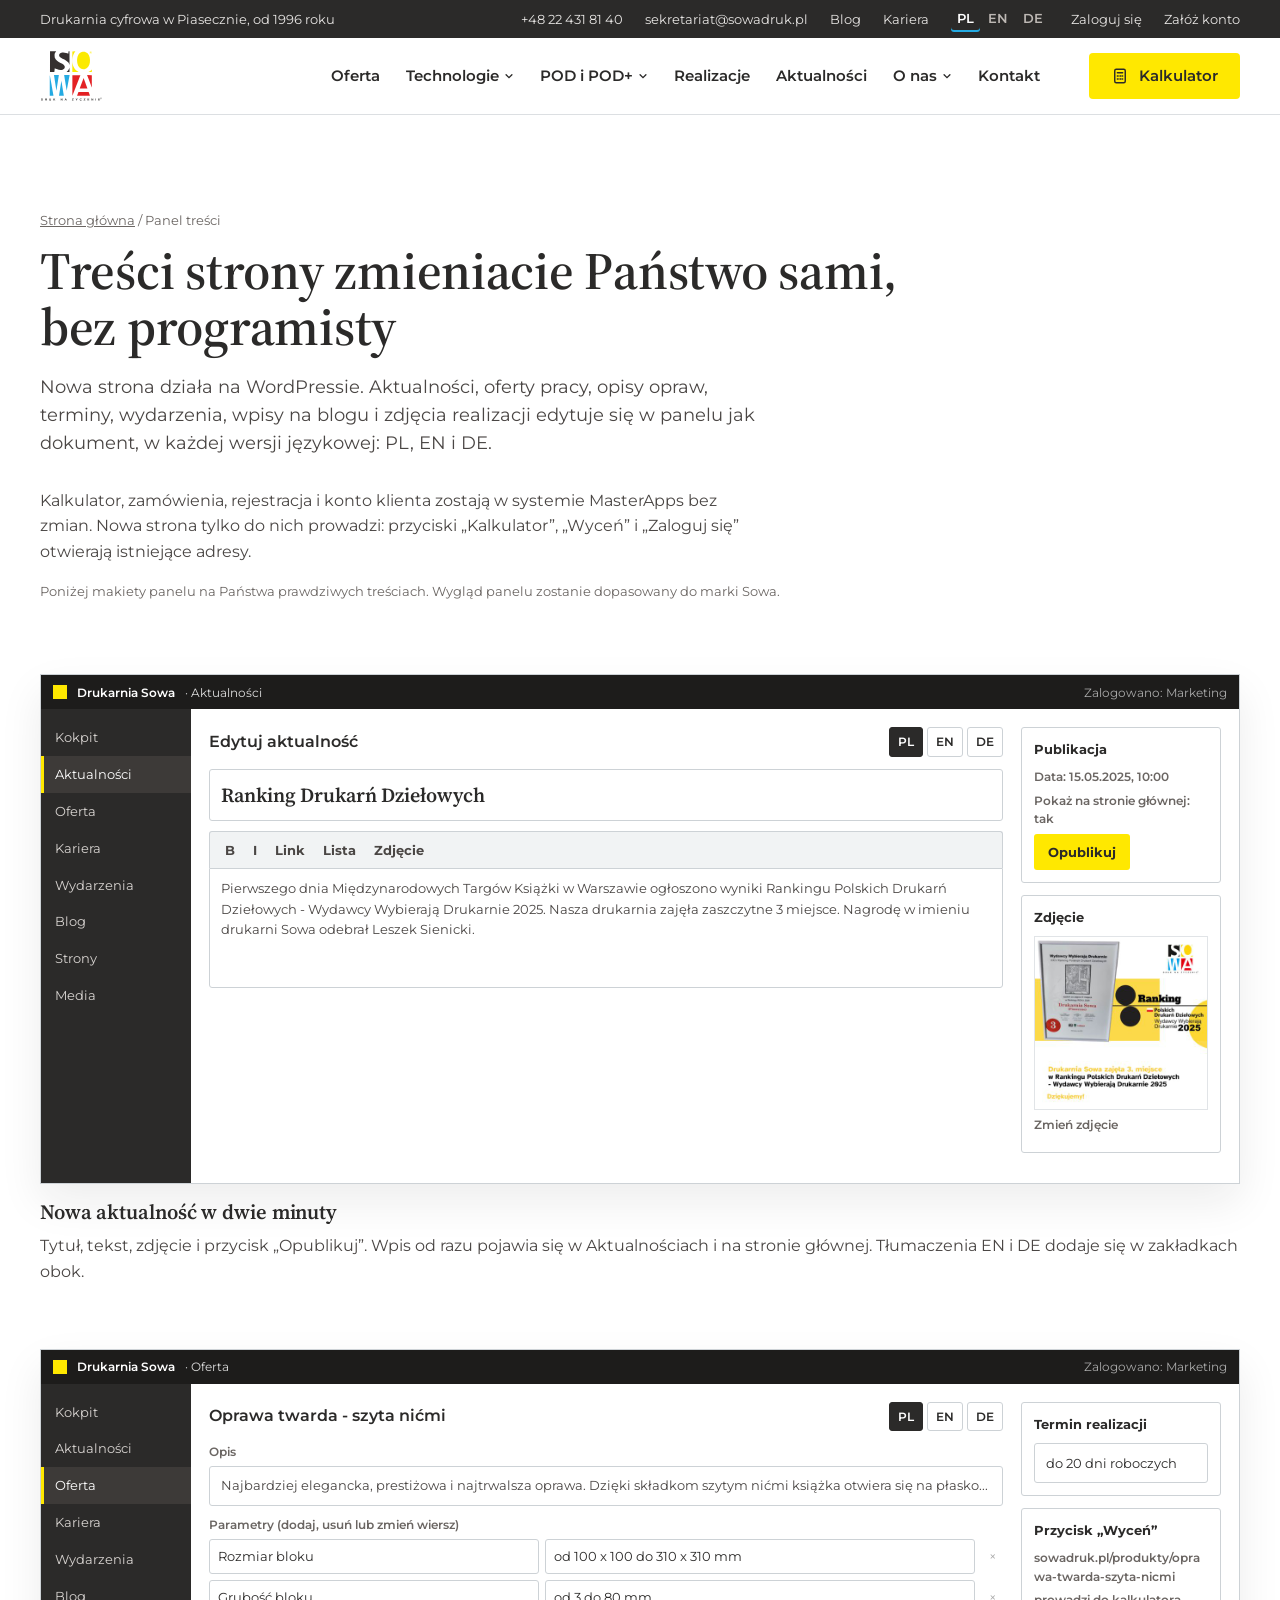
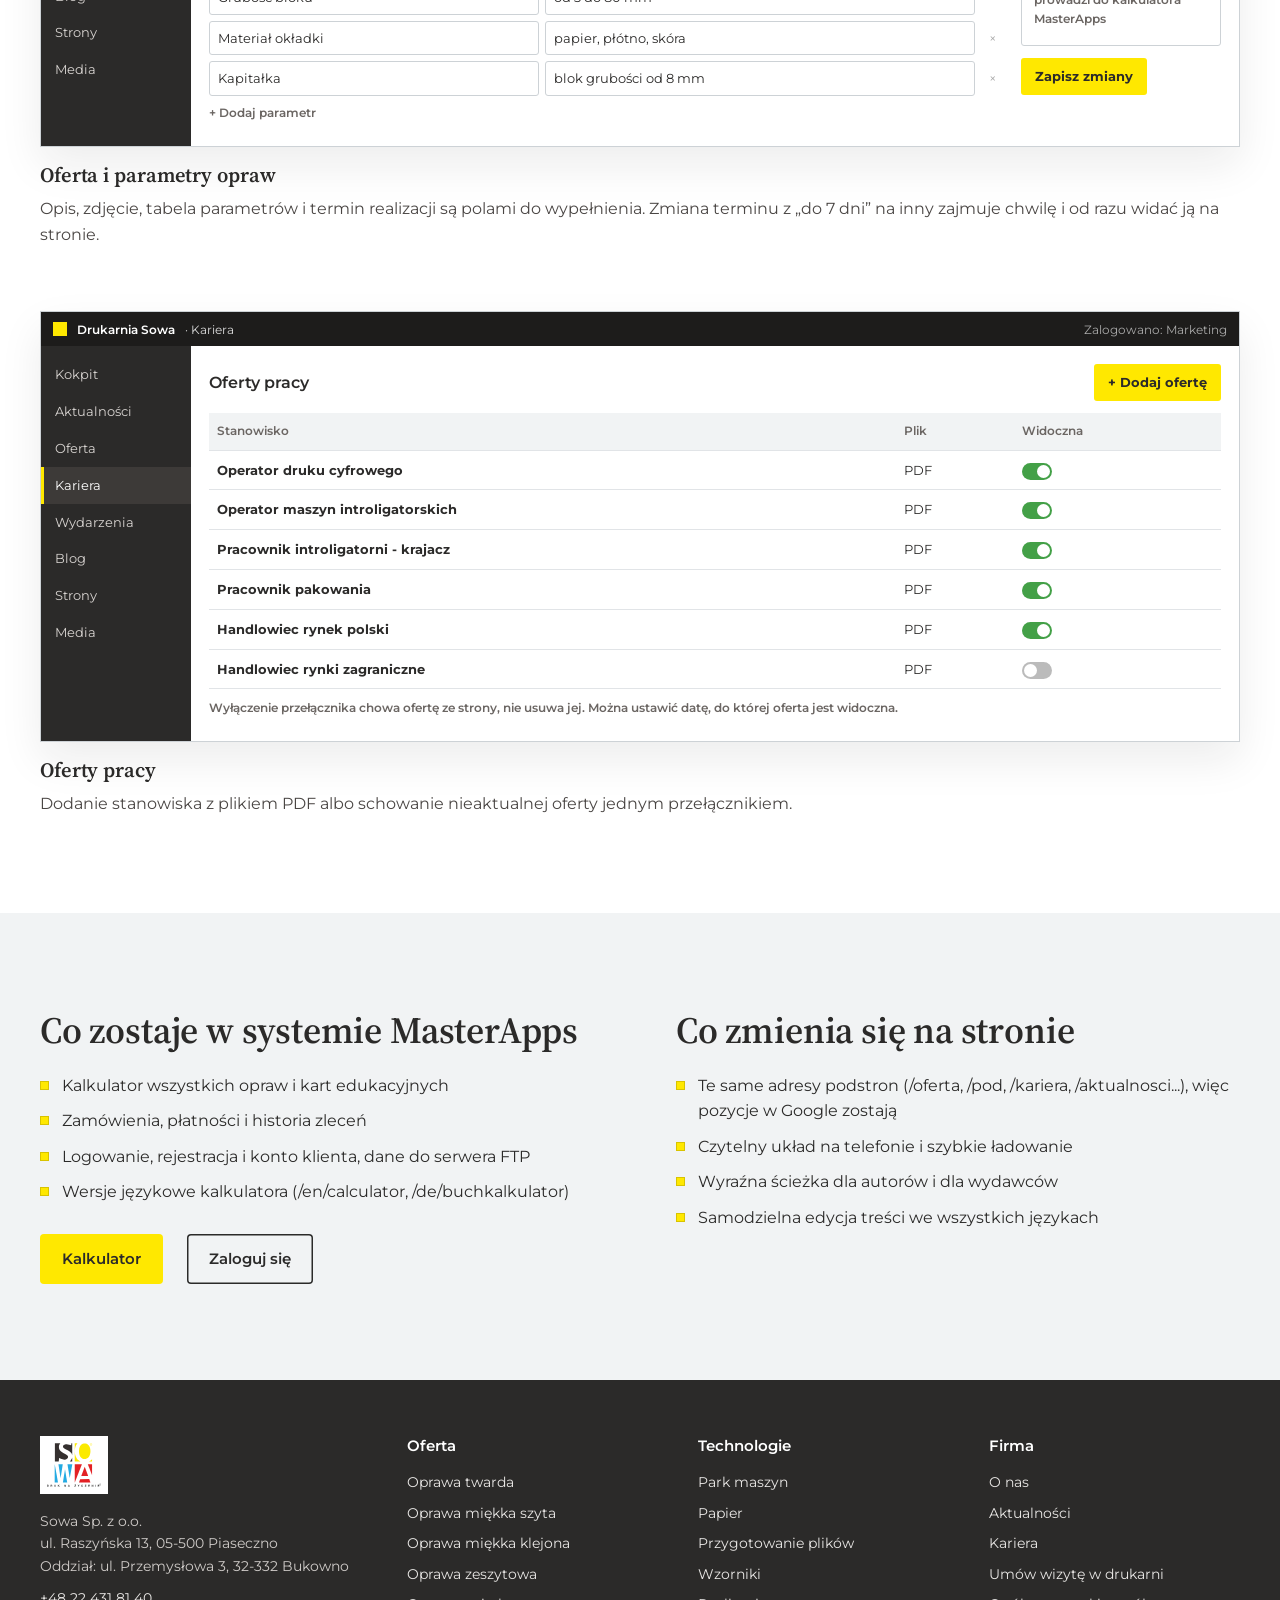
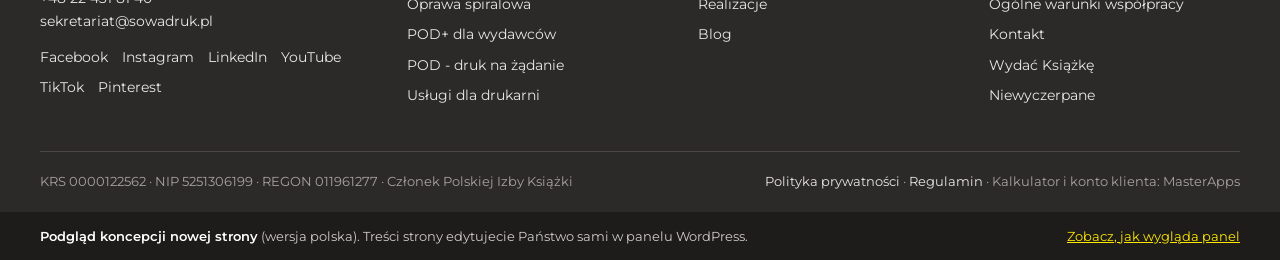
<file: panel/index.html>
<!doctype html>
<html lang="pl">
<head>
<meta charset="utf-8">
<meta name="viewport" content="width=device-width, initial-scale=1, viewport-fit=cover">
<meta name="robots" content="noindex, nofollow">
<title>Panel treści WordPress - podgląd dla Drukarni Sowa</title>
<meta name="description" content="Jak edytuje się aktualności, ofertę i oferty pracy w panelu nowej strony Drukarni Sowa.">
<meta name="theme-color" content="#FFFFFF">
<link rel="icon" href="data:image/svg+xml,%3Csvg xmlns='http://www.w3.org/2000/svg' viewBox='0 0 32 32'%3E%3Crect width='16' height='16' fill='%2335302F'/%3E%3Crect x='16' width='16' height='16' fill='%23FFED00'/%3E%3Crect y='16' width='16' height='16' fill='%2324AAE2'/%3E%3Crect x='16' y='16' width='16' height='16' fill='%23E32124'/%3E%3C/svg%3E">
<link rel="preconnect" href="https://fonts.googleapis.com">
<link rel="preconnect" href="https://fonts.gstatic.com" crossorigin>
<link href="https://fonts.googleapis.com/css2?family=Montserrat:wght@400;500;600;700&family=Source+Serif+4:opsz,wght@8..60,600&display=swap" rel="stylesheet">
<link rel="stylesheet" href="../style.css?v=8">
</head>
<body>
<svg width="0" height="0" style="position:absolute" aria-hidden="true">
<symbol id="i-arr" viewBox="0 0 24 24"><path fill="none" stroke="currentColor" stroke-width="2" stroke-linecap="round" stroke-linejoin="round" d="M5 12h13M13 6l6 6-6 6"/></symbol>
<symbol id="i-tel" viewBox="0 0 24 24"><path fill="none" stroke="currentColor" stroke-width="1.9" stroke-linejoin="round" d="M6.6 3.5h3l1.5 4.2-2 1.3a11 11 0 0 0 5.9 5.9l1.3-2 4.2 1.5v3a2 2 0 0 1-2.2 2A16.6 16.6 0 0 1 4.6 5.7a2 2 0 0 1 2-2.2Z"/></symbol>
<symbol id="i-user" viewBox="0 0 24 24"><circle cx="12" cy="8.5" r="4" fill="none" stroke="currentColor" stroke-width="1.9"/><path d="M4.5 20.5c1.2-4 4-5.8 7.5-5.8s6.3 1.8 7.5 5.8" fill="none" stroke="currentColor" stroke-width="1.9" stroke-linecap="round"/></symbol>
<symbol id="i-calc" viewBox="0 0 24 24"><rect x="5" y="3" width="14" height="18" rx="2" fill="none" stroke="currentColor" stroke-width="1.9"/><path d="M8.5 7.5h7M8.5 12h1M12 12h1M15 12h.5M8.5 16h1M12 16h1M15 16h.5" stroke="currentColor" stroke-width="2" stroke-linecap="round"/></symbol>
<symbol id="i-car" viewBox="0 0 12 12"><path d="M2.5 4.5 6 8l3.5-3.5" fill="none" stroke="currentColor" stroke-width="1.6" stroke-linecap="round"/></symbol>
</svg>
<div class="util"><div class="wrap util-in">
  <span>Drukarnia cyfrowa w Piasecznie, od 1996 roku</span>
  <div class="util-r">
    <a href="tel:+48224318140">+48 22 431 81 40</a>
    <a href="mailto:sekretariat@sowadruk.pl">sekretariat@sowadruk.pl</a>
    <a href="../blog/">Blog</a>
    <a href="../kariera/">Kariera</a>
    <div class="lang" aria-label="Wersja językowa"><a aria-current="true" href="../" title="Polski">PL</a><a href="../en/" title="English - w podglądzie tylko wersja PL">EN</a><a href="../de/" title="Deutsch - w podglądzie tylko wersja PL">DE</a></div>
    <a href="https://sowadruk.pl/logowanie" target="_blank" rel="noopener">Zaloguj się</a>
    <a href="https://sowadruk.pl/rejestracja" target="_blank" rel="noopener">Załóż konto</a>
  </div>
</div></div>
<header class="top">
  <div class="wrap top-in">
    <a class="brand" href="../" aria-label="Drukarnia Sowa - strona główna"><img src="../logo/logo.svg" alt="SOWA - druk na życzenie" width="106" height="87"></a>
    <nav class="nav" aria-label="Menu główne"><div class="nv"><a href="../oferta/">Oferta</a></div><div class="nv"><a href="../technologie/">Technologie<svg class="car" aria-hidden="true"><use href="#i-car"/></svg></a><div class="dd"><a href="../technologie/">Park maszyn</a><a href="../papier/">Papier</a><a href="../jak-przygotowac-pliki/">Przygotowanie plików</a><a href="../wzorniki/">Wzorniki</a></div></div><div class="nv"><a href="../pod/">POD i POD+<svg class="car" aria-hidden="true"><use href="#i-car"/></svg></a><div class="dd"><a href="../pod/">POD+ dla wydawców</a><a href="../pod-standard/">POD - druk na żądanie</a></div></div><div class="nv"><a href="../realizacje/">Realizacje</a></div><div class="nv"><a href="../aktualnosci/">Aktualności</a></div><div class="nv"><a href="../o-nas/">O nas<svg class="car" aria-hidden="true"><use href="#i-car"/></svg></a><div class="dd"><a href="../o-nas/">O nas</a><a href="../nagrody/">Nagrody i wyróżnienia</a><a href="../kontakt/umow-wizyte/">Umów wizytę w drukarni</a><a href="../wydarzenia/">Wydarzenia</a><a href="../kariera/">Kariera</a><a href="../ogolne-warunki-wspolpracy/">Ogólne warunki współpracy</a><a href="../normy-jakosciowe/">Normy jakościowe</a><a href="../kontakt/komunikaty-prasowe/">Komunikaty prasowe</a><a href="../download/">Download</a></div></div><div class="nv"><a href="../kontakt/">Kontakt</a></div></nav>
    <a class="btn top-calc" href="https://sowadruk.pl/produkty" target="_blank" rel="noopener"><svg aria-hidden="true"><use href="#i-calc"/></svg>Kalkulator</a>
    <div class="lang" aria-label="Wersja językowa"><a aria-current="true" href="../" title="Polski">PL</a><a href="../en/" title="English - w podglądzie tylko wersja PL">EN</a><a href="../de/" title="Deutsch - w podglądzie tylko wersja PL">DE</a></div>
    <a class="top-user" href="https://sowadruk.pl/logowanie" target="_blank" rel="noopener" aria-label="Zaloguj się do konta klienta"><svg aria-hidden="true"><use href="#i-user"/></svg></a>
    <button class="burger" id="burger" type="button" aria-label="Otwórz menu" aria-expanded="false" aria-controls="mnav"><span></span><span></span><span></span></button>
  </div>
</header>
<nav class="mnav" id="mnav" aria-label="Menu">
  <a href="../oferta/">Oferta</a><a href="../technologie/">Technologie</a><div class="sub"><a href="../technologie/">Park maszyn</a><a href="../papier/">Papier</a><a href="../jak-przygotowac-pliki/">Przygotowanie plików</a><a href="../wzorniki/">Wzorniki</a></div><a href="../pod/">POD i POD+</a><div class="sub"><a href="../pod/">POD+ dla wydawców</a><a href="../pod-standard/">POD - druk na żądanie</a></div><a href="../realizacje/">Realizacje</a><a href="../aktualnosci/">Aktualności</a><a href="../o-nas/">O nas</a><div class="sub"><a href="../o-nas/">O nas</a><a href="../nagrody/">Nagrody i wyróżnienia</a><a href="../kontakt/umow-wizyte/">Umów wizytę w drukarni</a><a href="../wydarzenia/">Wydarzenia</a><a href="../kariera/">Kariera</a><a href="../ogolne-warunki-wspolpracy/">Ogólne warunki współpracy</a><a href="../normy-jakosciowe/">Normy jakościowe</a><a href="../kontakt/komunikaty-prasowe/">Komunikaty prasowe</a><a href="../download/">Download</a></div><a href="../kontakt/">Kontakt</a><a href="../blog/">Blog</a>
  <div class="m-act">
    <a class="btn" href="https://sowadruk.pl/produkty" target="_blank" rel="noopener">Kalkulator - wyceń książkę</a>
    <a class="btn btn-o" href="https://sowadruk.pl/logowanie" target="_blank" rel="noopener">Zaloguj się</a>
    <a href="https://sowadruk.pl/rejestracja" target="_blank" rel="noopener">Nie masz konta? Załóż konto</a>
    <a href="tel:+48224318140">Sekretariat: +48 22 431 81 40</a>
  </div>
</nav>
<main>
<section class="sec" style="padding-bottom:40px">
  <div class="wrap">
    <p class="crumbs"><a href="../">Strona główna</a> / Panel treści</p>
    <h1 style="max-width:900px;margin-bottom:18px">Treści strony zmieniacie Państwo sami, bez programisty</h1>
    <div class="prose"><p class="lead" style="font-size:18px">Nowa strona działa na WordPressie. Aktualności, oferty pracy, opisy opraw, terminy, wydarzenia, wpisy na blogu i zdjęcia realizacji edytuje się w panelu jak dokument, w każdej wersji językowej: PL, EN i DE.</p>
    <p>Kalkulator, zamówienia, rejestracja i konto klienta zostają w systemie MasterApps bez zmian. Nowa strona tylko do nich prowadzi: przyciski „Kalkulator”, „Wyceń” i „Zaloguj się” otwierają istniejące adresy.</p></div>
    <p class="small">Poniżej makiety panelu na Państwa prawdziwych treściach. Wygląd panelu zostanie dopasowany do marki Sowa.</p>
  </div>
</section>
<section class="sec" style="padding-top:20px">
  <div class="wrap mocks">
    <div><div class="mock"><div class="mock-bar"><span class="sq"></span><b>Drukarnia Sowa</b><span>· Aktualności</span><span class="r">Zalogowano: Marketing</span></div><div class="mock-body"><div class="mside"><span>Kokpit</span><span class=on>Aktualności</span><span>Oferta</span><span>Kariera</span><span>Wydarzenia</span><span>Blog</span><span>Strony</span><span>Media</span></div>
  <div class="mmain">
    <div>
      <div class="mh"><strong>Edytuj aktualność</strong><div class="mlang"><span class="on">PL</span><span>EN</span><span>DE</span></div></div>
      <div class="mfield t">Ranking Drukarń Dziełowych</div>
      <div class="mtool"><i>B</i><i>I</i><i>Link</i><i>Lista</i><i>Zdjęcie</i></div>
      <div class="mfield txt">Pierwszego dnia Międzynarodowych Targów Książki w Warszawie ogłoszono wyniki Rankingu Polskich Drukarń Dziełowych - Wydawcy Wybierają Drukarnie 2025. Nasza drukarnia zajęła zaszczytne 3 miejsce. Nagrodę w imieniu drukarni Sowa odebrał Leszek Sienicki.</div>
    </div>
    <div>
      <div class="mbox"><h5>Publikacja</h5><p class="mlab">Data: 15.05.2025, 10:00</p><p class="mlab">Pokaż na stronie głównej: tak</p><span class="mbtn">Opublikuj</span></div>
      <div class="mbox mhide"><h5>Zdjęcie</h5><img class="mthumb" src="../img/n-ranking.jpg" alt="" width="400" height="400" loading="lazy"><p class="mlab">Zmień zdjęcie</p></div>
    </div>
  </div></div></div><div class="mock-cap"><h3>Nowa aktualność w dwie minuty</h3><p>Tytuł, tekst, zdjęcie i przycisk „Opublikuj”. Wpis od razu pojawia się w Aktualnościach i na stronie głównej. Tłumaczenia EN i DE dodaje się w zakładkach obok.</p></div></div>
    <div><div class="mock"><div class="mock-bar"><span class="sq"></span><b>Drukarnia Sowa</b><span>· Oferta</span><span class="r">Zalogowano: Marketing</span></div><div class="mock-body"><div class="mside"><span>Kokpit</span><span>Aktualności</span><span class=on>Oferta</span><span>Kariera</span><span>Wydarzenia</span><span>Blog</span><span>Strony</span><span>Media</span></div>
  <div class="mmain">
    <div>
      <div class="mh"><strong>Oprawa twarda - szyta nićmi</strong><div class="mlang"><span class="on">PL</span><span>EN</span><span>DE</span></div></div>
      <p class="mlab">Opis</p>
      <div class="mfield" style="line-height:1.5;color:#4A4644">Najbardziej elegancka, prestiżowa i najtrwalsza oprawa. Dzięki składkom szytym nićmi książka otwiera się na płasko...</div>
      <p class="mlab">Parametry (dodaj, usuń lub zmień wiersz)</p>
      <div class="mrow"><div>Rozmiar bloku</div><div>od 100 x 100 do 310 x 310 mm</div><em>×</em></div><div class="mrow"><div>Grubość bloku</div><div>od 3 do 80 mm</div><em>×</em></div><div class="mrow"><div>Materiał okładki</div><div>papier, płótno, skóra</div><em>×</em></div><div class="mrow"><div>Kapitałka</div><div>blok grubości od 8 mm</div><em>×</em></div>
      <p class="mlab" style="margin-top:8px">+ Dodaj parametr</p>
    </div>
    <div>
      <div class="mbox"><h5>Termin realizacji</h5><div class="mfield" style="margin:0">do 20 dni roboczych</div></div>
      <div class="mbox"><h5>Przycisk „Wyceń”</h5><p class="mlab" style="word-break:break-all">sowadruk.pl/produkty/oprawa-twarda-szyta-nicmi</p><p class="mlab">prowadzi do kalkulatora MasterApps</p></div>
      <span class="mbtn">Zapisz zmiany</span>
    </div>
  </div></div></div><div class="mock-cap"><h3>Oferta i parametry opraw</h3><p>Opis, zdjęcie, tabela parametrów i termin realizacji są polami do wypełnienia. Zmiana terminu z „do 7 dni” na inny zajmuje chwilę i od razu widać ją na stronie.</p></div></div>
    <div><div class="mock"><div class="mock-bar"><span class="sq"></span><b>Drukarnia Sowa</b><span>· Kariera</span><span class="r">Zalogowano: Marketing</span></div><div class="mock-body"><div class="mside"><span>Kokpit</span><span>Aktualności</span><span>Oferta</span><span class=on>Kariera</span><span>Wydarzenia</span><span>Blog</span><span>Strony</span><span>Media</span></div>
  <div class="mmain one">
    <div>
      <div class="mh"><strong>Oferty pracy</strong><span class="mbtn">+ Dodaj ofertę</span></div>
      <table class="mtbl"><thead><tr><th>Stanowisko</th><th class="mhide">Plik</th><th>Widoczna</th></tr></thead><tbody><tr><td><b>Operator druku cyfrowego</b></td><td class="mhide">PDF</td><td><span class="tg"></span></td></tr><tr><td><b>Operator maszyn introligatorskich</b></td><td class="mhide">PDF</td><td><span class="tg"></span></td></tr><tr><td><b>Pracownik introligatorni - krajacz</b></td><td class="mhide">PDF</td><td><span class="tg"></span></td></tr><tr><td><b>Pracownik pakowania</b></td><td class="mhide">PDF</td><td><span class="tg"></span></td></tr><tr><td><b>Handlowiec rynek polski</b></td><td class="mhide">PDF</td><td><span class="tg"></span></td></tr><tr><td><b>Handlowiec rynki zagraniczne</b></td><td class="mhide">PDF</td><td><span class="tg off"></span></td></tr></tbody></table>
      <p class="mlab" style="margin-top:10px">Wyłączenie przełącznika chowa ofertę ze strony, nie usuwa jej. Można ustawić datę, do której oferta jest widoczna.</p>
    </div>
  </div></div></div><div class="mock-cap"><h3>Oferty pracy</h3><p>Dodanie stanowiska z plikiem PDF albo schowanie nieaktualnej oferty jednym przełącznikiem.</p></div></div>
  </div>
</section>
<section class="sec sec-g">
  <div class="wrap stay">
    <div>
      <h2 style="margin-bottom:16px">Co zostaje w systemie MasterApps</h2>
      <ul class="ticks">
        <li>Kalkulator wszystkich opraw i kart edukacyjnych</li>
        <li>Zamówienia, płatności i historia zleceń</li>
        <li>Logowanie, rejestracja i konto klienta, dane do serwera FTP</li>
        <li>Wersje językowe kalkulatora (/en/calculator, /de/buchkalkulator)</li>
      </ul>
      <div class="bacts"><a class="btn" href="https://sowadruk.pl/produkty" target="_blank" rel="noopener">Kalkulator</a><a class="btn btn-o" href="https://sowadruk.pl/logowanie" target="_blank" rel="noopener">Zaloguj się</a></div>
    </div>
    <div>
      <h2 style="margin-bottom:16px">Co zmienia się na stronie</h2>
      <ul class="ticks">
        <li>Te same adresy podstron (/oferta, /pod, /kariera, /aktualnosci...), więc pozycje w Google zostają</li>
        <li>Czytelny układ na telefonie i szybkie ładowanie</li>
        <li>Wyraźna ścieżka dla autorów i dla wydawców</li>
        <li>Samodzielna edycja treści we wszystkich językach</li>
      </ul>
    </div>
  </div>
</section>
</main>
<footer class="foot">
  <div class="wrap">
    <div class="fcols">
      <div class="fbrand">
        <img src="../logo/logo.svg" alt="SOWA - druk na życzenie" width="106" height="87">
        <p>Sowa Sp. z o.o.<br>ul. Raszyńska 13, 05-500 Piaseczno<br>Oddział: ul. Przemysłowa 3, 32-332 Bukowno</p>
        <p><a href="tel:+48224318140">+48 22 431 81 40</a><br><a href="mailto:sekretariat@sowadruk.pl">sekretariat@sowadruk.pl</a></p>
        <div class="soc">
          <a href="https://www.facebook.com/Drukarnia-Sowa-113364013715730" target="_blank" rel="noopener">Facebook</a>
          <a href="https://www.instagram.com/drukarnia_sowa/" target="_blank" rel="noopener">Instagram</a>
          <a href="https://www.linkedin.com/company/drukarnia-sowa/" target="_blank" rel="noopener">LinkedIn</a>
          <a href="https://www.youtube.com/@drukarnia_sowa" target="_blank" rel="noopener">YouTube</a>
          <a href="https://www.tiktok.com/@drukarniasowa" target="_blank" rel="noopener">TikTok</a>
          <a href="https://www.pinterest.com/drukarniasowa/" target="_blank" rel="noopener">Pinterest</a>
        </div>
      </div>
      <div>
        <h4>Oferta</h4>
        <ul>
          <li><a href="../oferta/#twarda">Oprawa twarda</a></li>
          <li><a href="../oferta/#miekka-szyta">Oprawa miękka szyta</a></li>
          <li><a href="../oferta/#miekka-klejona">Oprawa miękka klejona</a></li>
          <li><a href="../oferta/#zeszytowa">Oprawa zeszytowa</a></li>
          <li><a href="../oferta/#spiralowa">Oprawa spiralowa</a></li>
          <li><a href="../pod/">POD+ dla wydawców</a></li>
          <li><a href="../pod-standard/">POD - druk na żądanie</a></li>
          <li><a href="../oferta/uslugi-dla-drukarni/">Usługi dla drukarni</a></li>
        </ul>
      </div>
      <div>
        <h4>Technologie</h4>
        <ul>
          <li><a href="../technologie/">Park maszyn</a></li>
          <li><a href="../papier/">Papier</a></li>
          <li><a href="../jak-przygotowac-pliki/">Przygotowanie plików</a></li>
          <li><a href="../wzorniki/">Wzorniki</a></li>
          <li><a href="../realizacje/">Realizacje</a></li>
          <li><a href="../blog/">Blog</a></li>
        </ul>
      </div>
      <div>
        <h4>Firma</h4>
        <ul>
          <li><a href="../o-nas/">O nas</a></li>
          <li><a href="../aktualnosci/">Aktualności</a></li>
          <li><a href="../kariera/">Kariera</a></li>
          <li><a href="../kontakt/umow-wizyte/">Umów wizytę w drukarni</a></li>
          <li><a href="../ogolne-warunki-wspolpracy/">Ogólne warunki współpracy</a></li>
          <li><a href="../kontakt/">Kontakt</a></li>
          <li><a href="https://wydacksiazke.pl/" target="_blank" rel="noopener">Wydać Książkę</a></li>
          <li><a href="https://niewyczerpane.pl/" target="_blank" rel="noopener">Niewyczerpane</a></li>
        </ul>
      </div>
    </div>
    <div class="fdata">
      <span>KRS 0000122562 · NIP 5251306199 · REGON 011961277 · Członek Polskiej Izby Książki</span>
      <span><a href="../polityka-prywatnosci/">Polityka prywatności</a> · <a href="../regulamin/">Regulamin</a> · Kalkulator i konto klienta: MasterApps</span>
    </div>
  </div>
</footer>
<div class="preview"><div class="wrap"><span><b>Podgląd koncepcji nowej strony</b> (wersja polska). Treści strony edytujecie Państwo sami w panelu WordPress.</span><a href="../panel/">Zobacz, jak wygląda panel</a></div></div>

<script src="../app.js?v=8"></script>
</body>
</html>
</file>
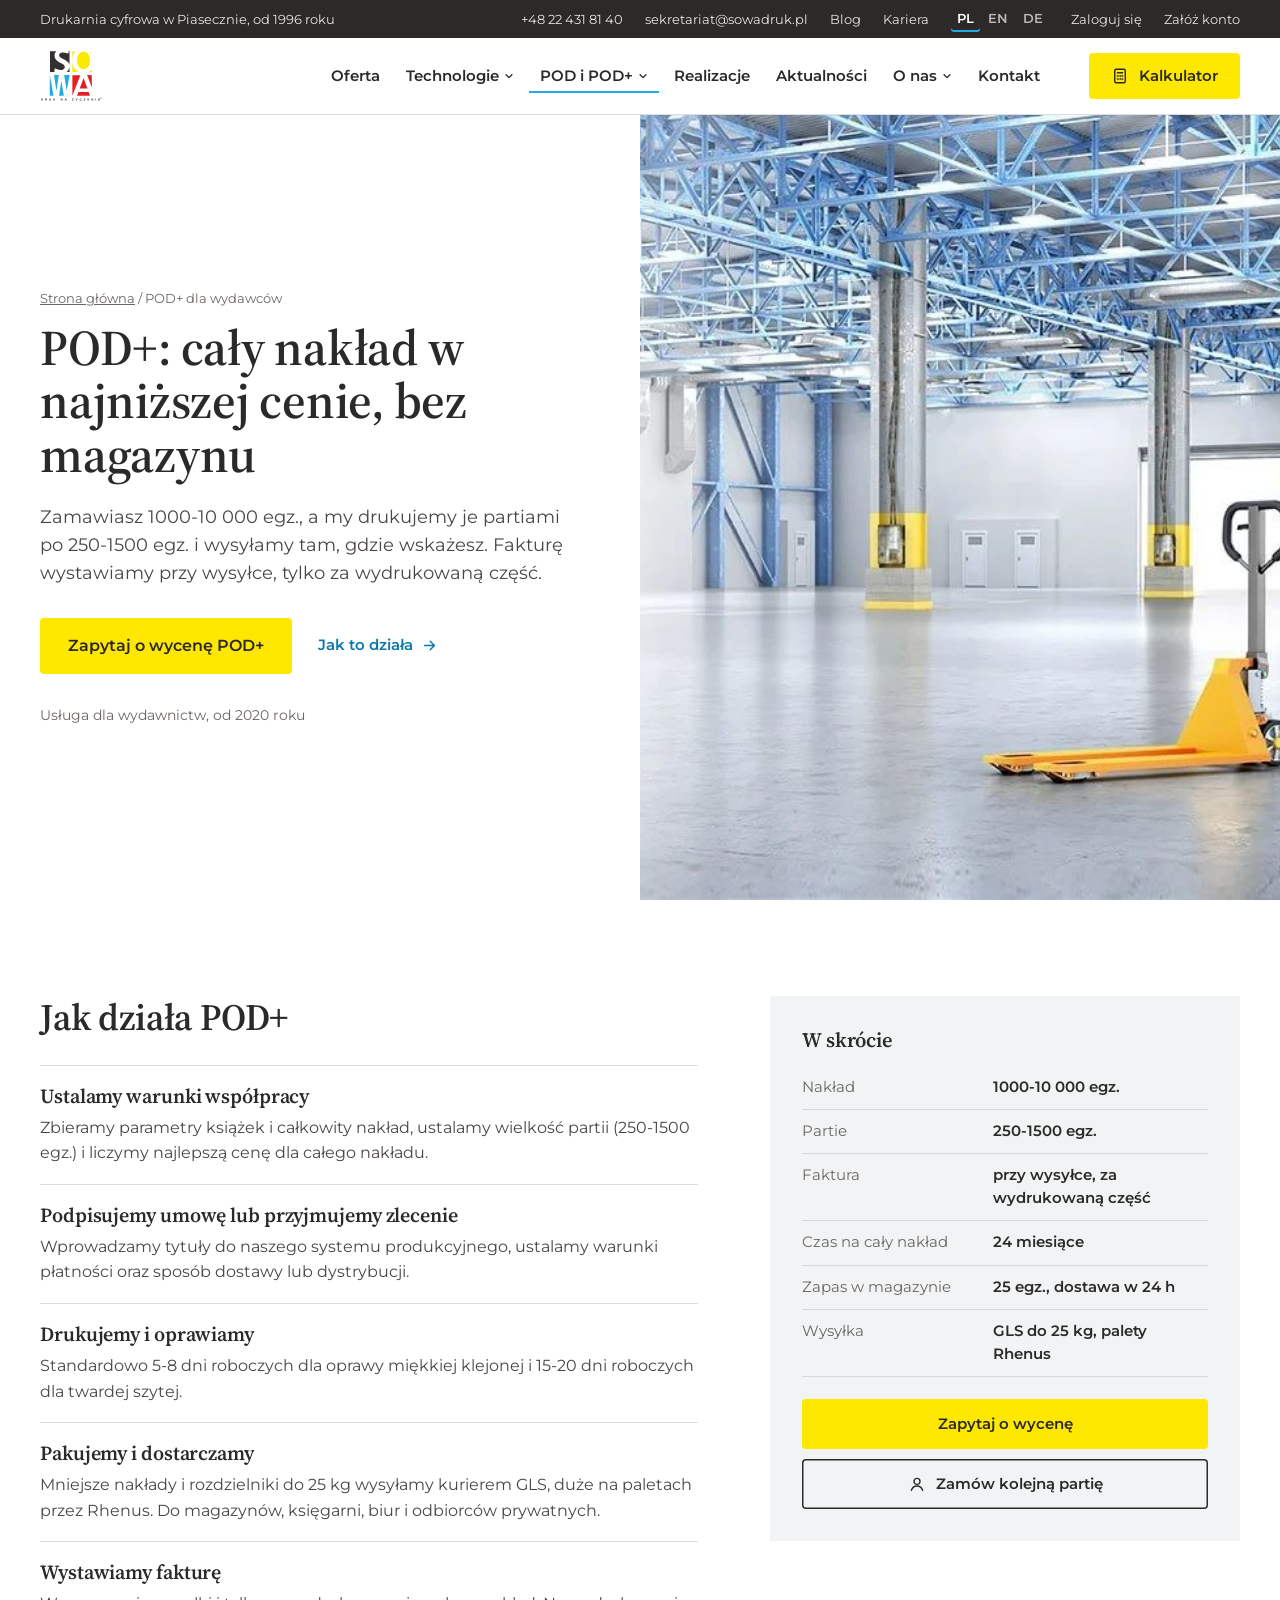
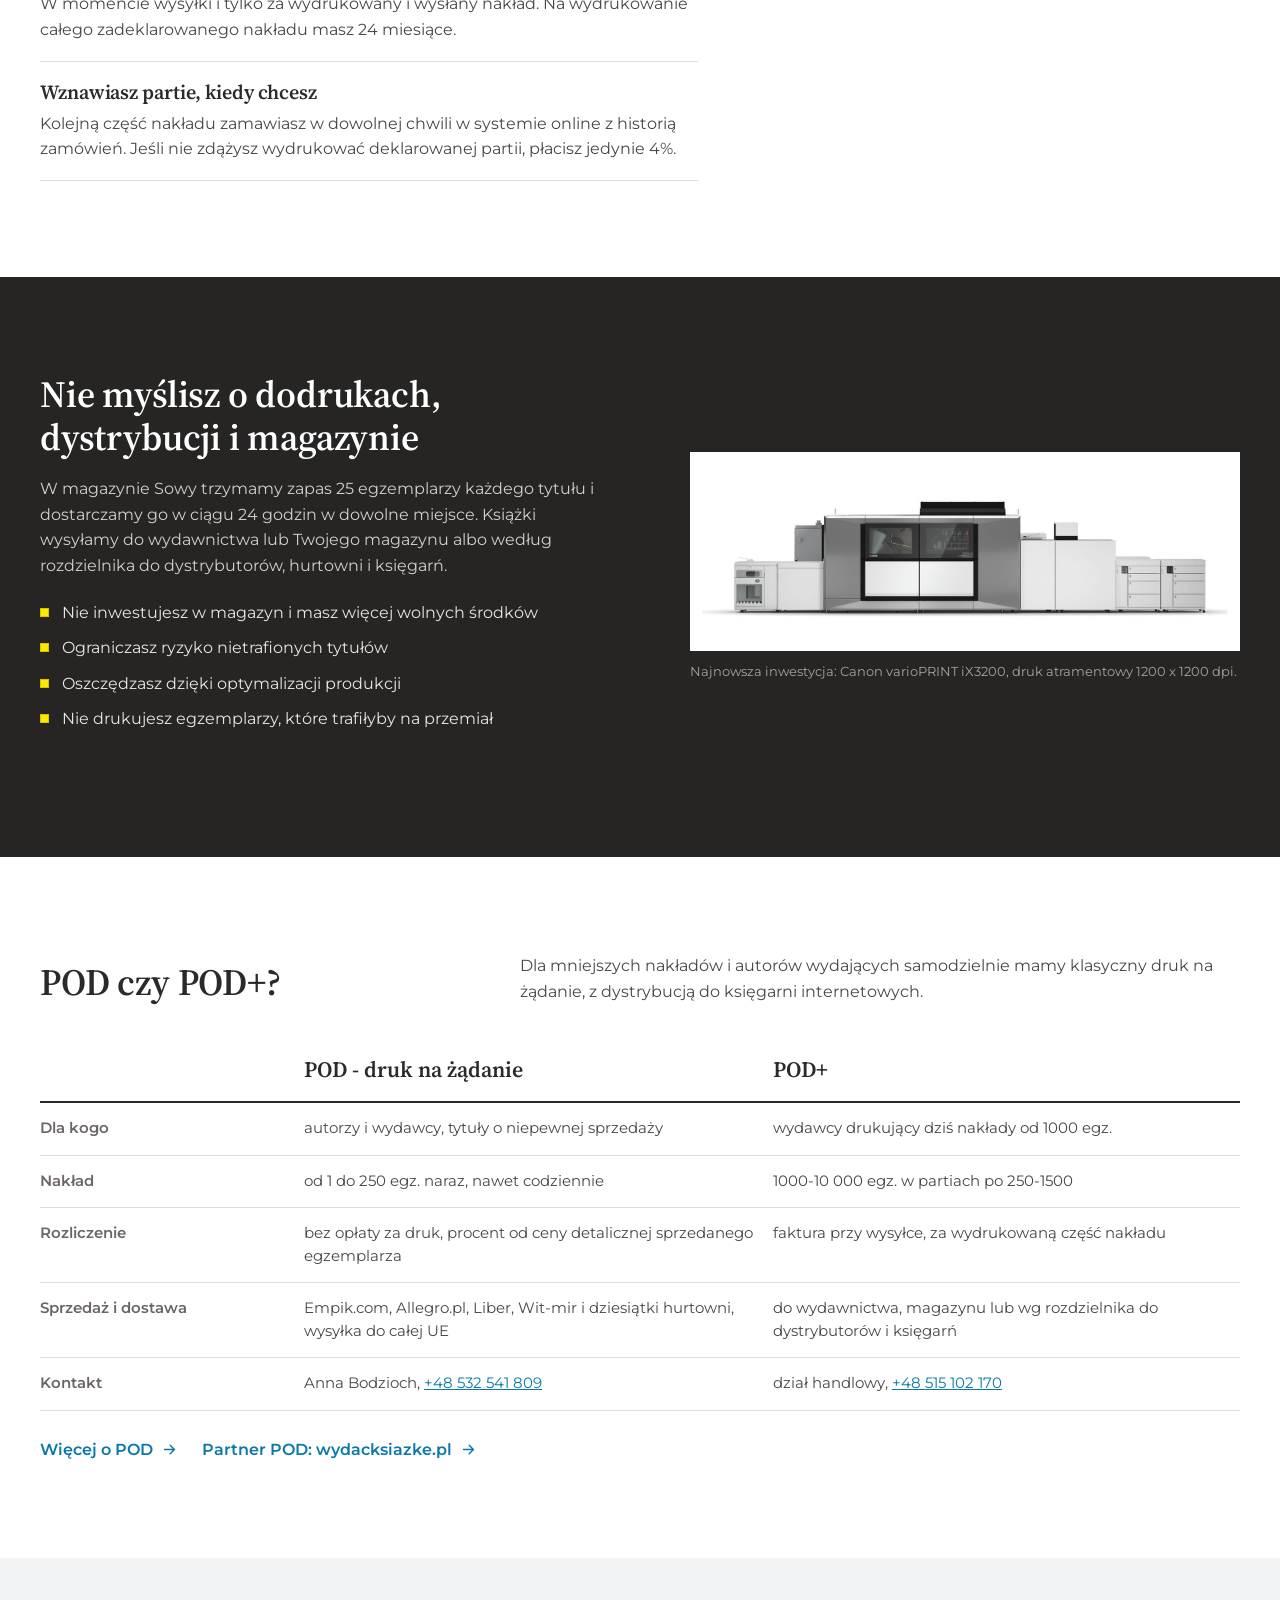
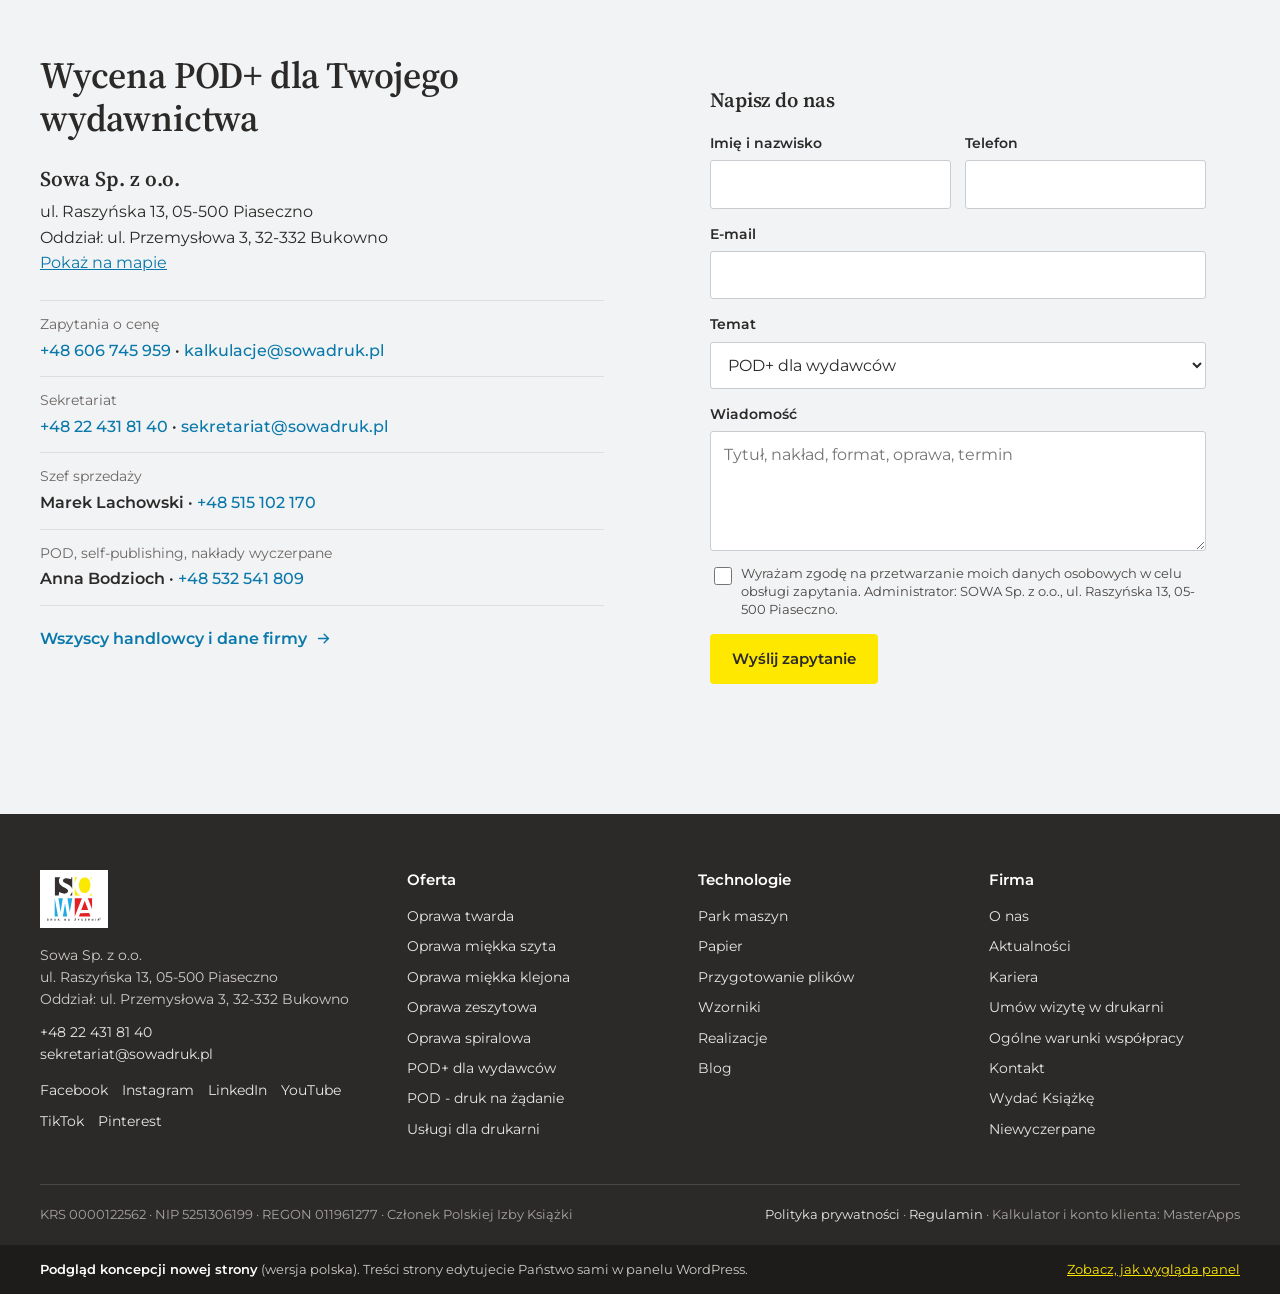
<file: pod/index.html>
<!doctype html>
<html lang="pl">
<head>
<meta charset="utf-8">
<meta name="viewport" content="width=device-width, initial-scale=1, viewport-fit=cover">
<meta name="robots" content="noindex, nofollow">
<title>POD+ dla wydawców: druk nakładów partiami bez magazynu - Drukarnia Sowa</title>
<meta name="description" content="POD+: nakład 1000-10 000 egz. drukowany partiami po 250-1500 egz., faktura tylko za wydrukowaną część, 24 miesiące na cały nakład. Drukarnia Sowa.">
<meta name="theme-color" content="#FFFFFF">
<link rel="icon" href="data:image/svg+xml,%3Csvg xmlns='http://www.w3.org/2000/svg' viewBox='0 0 32 32'%3E%3Crect width='16' height='16' fill='%2335302F'/%3E%3Crect x='16' width='16' height='16' fill='%23FFED00'/%3E%3Crect y='16' width='16' height='16' fill='%2324AAE2'/%3E%3Crect x='16' y='16' width='16' height='16' fill='%23E32124'/%3E%3C/svg%3E">
<link rel="preconnect" href="https://fonts.googleapis.com">
<link rel="preconnect" href="https://fonts.gstatic.com" crossorigin>
<link href="https://fonts.googleapis.com/css2?family=Montserrat:wght@400;500;600;700&family=Source+Serif+4:opsz,wght@8..60,600&display=swap" rel="stylesheet">
<link rel="preload" as="image" href="../img/pod-hero-m.jpg" media="(max-width:899px)">
<link rel="preload" as="image" href="../img/pod-hero.jpg" media="(min-width:900px)">
<link rel="stylesheet" href="../style.css?v=8">
</head>
<body>
<svg width="0" height="0" style="position:absolute" aria-hidden="true">
<symbol id="i-arr" viewBox="0 0 24 24"><path fill="none" stroke="currentColor" stroke-width="2" stroke-linecap="round" stroke-linejoin="round" d="M5 12h13M13 6l6 6-6 6"/></symbol>
<symbol id="i-tel" viewBox="0 0 24 24"><path fill="none" stroke="currentColor" stroke-width="1.9" stroke-linejoin="round" d="M6.6 3.5h3l1.5 4.2-2 1.3a11 11 0 0 0 5.9 5.9l1.3-2 4.2 1.5v3a2 2 0 0 1-2.2 2A16.6 16.6 0 0 1 4.6 5.7a2 2 0 0 1 2-2.2Z"/></symbol>
<symbol id="i-user" viewBox="0 0 24 24"><circle cx="12" cy="8.5" r="4" fill="none" stroke="currentColor" stroke-width="1.9"/><path d="M4.5 20.5c1.2-4 4-5.8 7.5-5.8s6.3 1.8 7.5 5.8" fill="none" stroke="currentColor" stroke-width="1.9" stroke-linecap="round"/></symbol>
<symbol id="i-calc" viewBox="0 0 24 24"><rect x="5" y="3" width="14" height="18" rx="2" fill="none" stroke="currentColor" stroke-width="1.9"/><path d="M8.5 7.5h7M8.5 12h1M12 12h1M15 12h.5M8.5 16h1M12 16h1M15 16h.5" stroke="currentColor" stroke-width="2" stroke-linecap="round"/></symbol>
<symbol id="i-car" viewBox="0 0 12 12"><path d="M2.5 4.5 6 8l3.5-3.5" fill="none" stroke="currentColor" stroke-width="1.6" stroke-linecap="round"/></symbol>
</svg>
<div class="util"><div class="wrap util-in">
  <span>Drukarnia cyfrowa w Piasecznie, od 1996 roku</span>
  <div class="util-r">
    <a href="tel:+48224318140">+48 22 431 81 40</a>
    <a href="mailto:sekretariat@sowadruk.pl">sekretariat@sowadruk.pl</a>
    <a href="../blog/">Blog</a>
    <a href="../kariera/">Kariera</a>
    <div class="lang" aria-label="Wersja językowa"><a aria-current="true" href="../" title="Polski">PL</a><a href="../en/" title="English - w podglądzie tylko wersja PL">EN</a><a href="../de/" title="Deutsch - w podglądzie tylko wersja PL">DE</a></div>
    <a href="https://sowadruk.pl/logowanie" target="_blank" rel="noopener">Zaloguj się</a>
    <a href="https://sowadruk.pl/rejestracja" target="_blank" rel="noopener">Załóż konto</a>
  </div>
</div></div>
<header class="top">
  <div class="wrap top-in">
    <a class="brand" href="../" aria-label="Drukarnia Sowa - strona główna"><img src="../logo/logo.svg" alt="SOWA - druk na życzenie" width="106" height="87"></a>
    <nav class="nav" aria-label="Menu główne"><div class="nv"><a href="../oferta/">Oferta</a></div><div class="nv"><a href="../technologie/">Technologie<svg class="car" aria-hidden="true"><use href="#i-car"/></svg></a><div class="dd"><a href="../technologie/">Park maszyn</a><a href="../papier/">Papier</a><a href="../jak-przygotowac-pliki/">Przygotowanie plików</a><a href="../wzorniki/">Wzorniki</a></div></div><div class="nv"><a href="../pod/" aria-current="page">POD i POD+<svg class="car" aria-hidden="true"><use href="#i-car"/></svg></a><div class="dd"><a href="../pod/">POD+ dla wydawców</a><a href="../pod-standard/">POD - druk na żądanie</a></div></div><div class="nv"><a href="../realizacje/">Realizacje</a></div><div class="nv"><a href="../aktualnosci/">Aktualności</a></div><div class="nv"><a href="../o-nas/">O nas<svg class="car" aria-hidden="true"><use href="#i-car"/></svg></a><div class="dd"><a href="../o-nas/">O nas</a><a href="../nagrody/">Nagrody i wyróżnienia</a><a href="../kontakt/umow-wizyte/">Umów wizytę w drukarni</a><a href="../wydarzenia/">Wydarzenia</a><a href="../kariera/">Kariera</a><a href="../ogolne-warunki-wspolpracy/">Ogólne warunki współpracy</a><a href="../normy-jakosciowe/">Normy jakościowe</a><a href="../kontakt/komunikaty-prasowe/">Komunikaty prasowe</a><a href="../download/">Download</a></div></div><div class="nv"><a href="../kontakt/">Kontakt</a></div></nav>
    <a class="btn top-calc" href="https://sowadruk.pl/produkty" target="_blank" rel="noopener"><svg aria-hidden="true"><use href="#i-calc"/></svg>Kalkulator</a>
    <div class="lang" aria-label="Wersja językowa"><a aria-current="true" href="../" title="Polski">PL</a><a href="../en/" title="English - w podglądzie tylko wersja PL">EN</a><a href="../de/" title="Deutsch - w podglądzie tylko wersja PL">DE</a></div>
    <a class="top-user" href="https://sowadruk.pl/logowanie" target="_blank" rel="noopener" aria-label="Zaloguj się do konta klienta"><svg aria-hidden="true"><use href="#i-user"/></svg></a>
    <button class="burger" id="burger" type="button" aria-label="Otwórz menu" aria-expanded="false" aria-controls="mnav"><span></span><span></span><span></span></button>
  </div>
</header>
<nav class="mnav" id="mnav" aria-label="Menu">
  <a href="../oferta/">Oferta</a><a href="../technologie/">Technologie</a><div class="sub"><a href="../technologie/">Park maszyn</a><a href="../papier/">Papier</a><a href="../jak-przygotowac-pliki/">Przygotowanie plików</a><a href="../wzorniki/">Wzorniki</a></div><a href="../pod/">POD i POD+</a><div class="sub"><a href="../pod/">POD+ dla wydawców</a><a href="../pod-standard/">POD - druk na żądanie</a></div><a href="../realizacje/">Realizacje</a><a href="../aktualnosci/">Aktualności</a><a href="../o-nas/">O nas</a><div class="sub"><a href="../o-nas/">O nas</a><a href="../nagrody/">Nagrody i wyróżnienia</a><a href="../kontakt/umow-wizyte/">Umów wizytę w drukarni</a><a href="../wydarzenia/">Wydarzenia</a><a href="../kariera/">Kariera</a><a href="../ogolne-warunki-wspolpracy/">Ogólne warunki współpracy</a><a href="../normy-jakosciowe/">Normy jakościowe</a><a href="../kontakt/komunikaty-prasowe/">Komunikaty prasowe</a><a href="../download/">Download</a></div><a href="../kontakt/">Kontakt</a><a href="../blog/">Blog</a>
  <div class="m-act">
    <a class="btn" href="https://sowadruk.pl/produkty" target="_blank" rel="noopener">Kalkulator - wyceń książkę</a>
    <a class="btn btn-o" href="https://sowadruk.pl/logowanie" target="_blank" rel="noopener">Zaloguj się</a>
    <a href="https://sowadruk.pl/rejestracja" target="_blank" rel="noopener">Nie masz konta? Załóż konto</a>
    <a href="tel:+48224318140">Sekretariat: +48 22 431 81 40</a>
  </div>
</nav>
<main>
<section class="hero">
  <figure class="hero-ph">
    <picture><source media="(max-width:899px)" srcset="../img/pod-hero-m.jpg"><img src="../img/pod-hero.jpg" alt="Pusta hala magazynowa - z POD+ wydawnictwo nie musi utrzymywać magazynu książek" width="1680" height="601" fetchpriority="high" style="object-position:75% 50%"></picture>
  </figure>
  <div class="hero-in"><div class="wrap">
    <p class="crumbs"><a href="../">Strona główna</a> / POD+ dla wydawców</p>
    <h1>POD+: cały nakład w najniższej cenie, bez magazynu</h1>
    <p class="lead">Zamawiasz 1000-10 000 egz., a my drukujemy je partiami po 250-1500 egz. i wysyłamy tam, gdzie wskażesz. Fakturę wystawiamy przy wysyłce, tylko za wydrukowaną część.</p>
    <div class="hero-act" id="heroCta">
      <a class="btn" href="#kontakt">Zapytaj o wycenę POD+</a>
      <a class="more" href="#zasady">Jak to działa<svg class="i" aria-hidden="true"><use href="#i-arr"/></svg></a>
    </div>
    <p class="hero-note">Usługa dla wydawnictw, od 2020 roku</p>
  </div></div>
</section>

<section class="sec" id="zasady">
  <div class="wrap podgrid">
    <div>
      <h2 style="margin-bottom:26px">Jak działa POD+</h2>
      <ol class="steps">
        <li><h3>Ustalamy warunki współpracy</h3><p>Zbieramy parametry książek i całkowity nakład, ustalamy wielkość partii (250-1500 egz.) i liczymy najlepszą cenę dla całego nakładu.</p></li>
        <li><h3>Podpisujemy umowę lub przyjmujemy zlecenie</h3><p>Wprowadzamy tytuły do naszego systemu produkcyjnego, ustalamy warunki płatności oraz sposób dostawy lub dystrybucji.</p></li>
        <li><h3>Drukujemy i oprawiamy</h3><p>Standardowo 5-8 dni roboczych dla oprawy miękkiej klejonej i 15-20 dni roboczych dla twardej szytej.</p></li>
        <li><h3>Pakujemy i dostarczamy</h3><p>Mniejsze nakłady i rozdzielniki do 25 kg wysyłamy kurierem GLS, duże na paletach przez Rhenus. Do magazynów, księgarni, biur i odbiorców prywatnych.</p></li>
        <li><h3>Wystawiamy fakturę</h3><p>W momencie wysyłki i tylko za wydrukowany i wysłany nakład. Na wydrukowanie całego zadeklarowanego nakładu masz 24 miesiące.</p></li>
        <li><h3>Wznawiasz partie, kiedy chcesz</h3><p>Kolejną część nakładu zamawiasz w dowolnej chwili w systemie online z historią zamówień. Jeśli nie zdążysz wydrukować deklarowanej partii, płacisz jedynie 4%.</p></li>
      </ol>
    </div>
    <aside class="box">
      <h3>W skrócie</h3>
      <dl class="kv">
        <div><dt>Nakład</dt><dd>1000-10 000 egz.</dd></div>
        <div><dt>Partie</dt><dd>250-1500 egz.</dd></div>
        <div><dt>Faktura</dt><dd>przy wysyłce, za wydrukowaną część</dd></div>
        <div><dt>Czas na cały nakład</dt><dd>24 miesiące</dd></div>
        <div><dt>Zapas w magazynie</dt><dd>25 egz., dostawa w 24 h</dd></div>
        <div><dt>Wysyłka</dt><dd>GLS do 25 kg, palety Rhenus</dd></div>
      </dl>
      <div style="display:grid;gap:10px;margin-top:22px">
        <a class="btn" href="#kontakt">Zapytaj o wycenę</a>
        <a class="btn btn-o" href="https://sowadruk.pl/logowanie" target="_blank" rel="noopener"><svg aria-hidden="true"><use href="#i-user"/></svg>Zamów kolejną partię</a>
      </div>
    </aside>
  </div>
</section>

<section class="sec sec-d">
  <div class="wrap split">
    <div>
      <h2 style="margin-bottom:18px">Nie myślisz o dodrukach, dystrybucji i magazynie</h2>
      <p>W magazynie Sowy trzymamy zapas 25 egzemplarzy każdego tytułu i dostarczamy go w ciągu 24 godzin w dowolne miejsce. Książki wysyłamy do wydawnictwa lub Twojego magazynu albo według rozdzielnika do dystrybutorów, hurtowni i księgarń.</p>
      <ul class="ticks" style="color:#E9E7E5">
        <li>Nie inwestujesz w magazyn i masz więcej wolnych środków</li>
        <li>Ograniczasz ryzyko nietrafionych tytułów</li>
        <li>Oszczędzasz dzięki optymalizacji produkcji</li>
        <li>Nie drukujesz egzemplarzy, które trafiłyby na przemiał</li>
      </ul>
    </div>
    <figure><img src="../img/m-canon.jpg" alt="Maszyna Canon varioPRINT iX3200 - najnowsza inwestycja Drukarni Sowa" width="1500" height="500" loading="lazy" style="background:#fff;padding:12px"><figcaption class="small" style="margin-top:10px">Najnowsza inwestycja: Canon varioPRINT iX3200, druk atramentowy 1200 x 1200 dpi.</figcaption></figure>
  </div>
</section>

<section class="sec" id="pod-czy-pod-plus">
  <div class="wrap">
    <div class="sec-head"><h2>POD czy POD+?</h2><p class="sub">Dla mniejszych nakładów i autorów wydających samodzielnie mamy klasyczny druk na żądanie, z dystrybucją do księgarni internetowych.</p></div>
    <table class="cmp">
      <thead><tr><th></th><th>POD - druk na żądanie</th><th>POD+</th></tr></thead>
      <tbody>
        <tr><th>Dla kogo</th><td data-h="POD">autorzy i wydawcy, tytuły o niepewnej sprzedaży</td><td data-h="POD+">wydawcy drukujący dziś nakłady od 1000 egz.</td></tr>
        <tr><th>Nakład</th><td data-h="POD">od 1 do 250 egz. naraz, nawet codziennie</td><td data-h="POD+">1000-10 000 egz. w partiach po 250-1500</td></tr>
        <tr><th>Rozliczenie</th><td data-h="POD">bez opłaty za druk, procent od ceny detalicznej sprzedanego egzemplarza</td><td data-h="POD+">faktura przy wysyłce, za wydrukowaną część nakładu</td></tr>
        <tr><th>Sprzedaż i dostawa</th><td data-h="POD">Empik.com, Allegro.pl, Liber, Wit-mir i dziesiątki hurtowni, wysyłka do całej UE</td><td data-h="POD+">do wydawnictwa, magazynu lub wg rozdzielnika do dystrybutorów i księgarń</td></tr>
        <tr><th>Kontakt</th><td data-h="POD">Anna Bodzioch, <a href="tel:+48532541809">+48 532 541 809</a></td><td data-h="POD+">dział handlowy, <a href="tel:+48515102170">+48 515 102 170</a></td></tr>
      </tbody>
    </table>
    <div class="bacts" style="margin-top:26px"><a class="more" href="../pod-standard/">Więcej o POD<svg class="i" aria-hidden="true"><use href="#i-arr"/></svg></a><a class="more" href="https://wydacksiazke.pl/" target="_blank" rel="noopener">Partner POD: wydacksiazke.pl<svg class="i" aria-hidden="true"><use href="#i-arr"/></svg></a></div>
  </div>
</section>
<section class="sec sec-g" id="kontakt">
  <div class="wrap contact">
    <div>
      <h2 style="margin-bottom:22px">Wycena POD+ dla Twojego wydawnictwa</h2>
      <address class="addr"><strong>Sowa Sp. z o.o.</strong>ul. Raszyńska 13, 05-500 Piaseczno<br>Oddział: ul. Przemysłowa 3, 32-332 Bukowno<br><a href="https://www.google.com/maps/search/?api=1&amp;query=Raszy%C5%84ska+13+Piaseczno" target="_blank" rel="noopener">Pokaż na mapie</a></address>
      <div class="people">
        <div class="ppl"><span>Zapytania o cenę</span><b><a href="tel:+48606745959">+48 606 745 959</a> · <a href="mailto:kalkulacje@sowadruk.pl">kalkulacje@sowadruk.pl</a></b></div>
        <div class="ppl"><span>Sekretariat</span><b><a href="tel:+48224318140">+48 22 431 81 40</a> · <a href="mailto:sekretariat@sowadruk.pl">sekretariat@sowadruk.pl</a></b></div>
        <div class="ppl"><span>Szef sprzedaży</span><b>Marek Lachowski · <a href="tel:+48515102170">+48 515 102 170</a></b></div>
        <div class="ppl"><span>POD, self-publishing, nakłady wyczerpane</span><b>Anna Bodzioch · <a href="tel:+48532541809">+48 532 541 809</a></b></div>
      </div>
      <a class="more" href="../kontakt/">Wszyscy handlowcy i dane firmy<svg class="i" aria-hidden="true"><use href="#i-arr"/></svg></a>
    </div>
    <form class="form" id="form" novalidate>
      <h3>Napisz do nas</h3>
      <div class="two">
        <label>Imię i nazwisko<input name="n" autocomplete="name"></label>
        <label>Telefon<input name="t" type="tel" autocomplete="tel"></label>
      </div>
      <label>E-mail<input name="e" type="email" autocomplete="email"></label>
      <label>Temat<select name="s"><option>POD+ dla wydawców</option><option>POD - druk na żądanie</option><option>Wycena druku książki</option><option>Inne</option></select></label>
      <label>Wiadomość<textarea name="m" placeholder="Tytuł, nakład, format, oprawa, termin"></textarea></label>
      <label class="chk"><input type="checkbox" name="z">Wyrażam zgodę na przetwarzanie moich danych osobowych w celu obsługi zapytania. Administrator: SOWA Sp. z o.o., ul. Raszyńska 13, 05-500 Piaseczno.</label>
      <button class="btn" type="submit">Wyślij zapytanie</button>
      <p class="fmsg" id="fmsg">To jest podgląd strony, formularz nie wysyła jeszcze wiadomości. W nowej stronie zapytanie trafi na adres sekretariat@sowadruk.pl.</p>
    </form>
  </div>
</section>
</main>
<footer class="foot">
  <div class="wrap">
    <div class="fcols">
      <div class="fbrand">
        <img src="../logo/logo.svg" alt="SOWA - druk na życzenie" width="106" height="87">
        <p>Sowa Sp. z o.o.<br>ul. Raszyńska 13, 05-500 Piaseczno<br>Oddział: ul. Przemysłowa 3, 32-332 Bukowno</p>
        <p><a href="tel:+48224318140">+48 22 431 81 40</a><br><a href="mailto:sekretariat@sowadruk.pl">sekretariat@sowadruk.pl</a></p>
        <div class="soc">
          <a href="https://www.facebook.com/Drukarnia-Sowa-113364013715730" target="_blank" rel="noopener">Facebook</a>
          <a href="https://www.instagram.com/drukarnia_sowa/" target="_blank" rel="noopener">Instagram</a>
          <a href="https://www.linkedin.com/company/drukarnia-sowa/" target="_blank" rel="noopener">LinkedIn</a>
          <a href="https://www.youtube.com/@drukarnia_sowa" target="_blank" rel="noopener">YouTube</a>
          <a href="https://www.tiktok.com/@drukarniasowa" target="_blank" rel="noopener">TikTok</a>
          <a href="https://www.pinterest.com/drukarniasowa/" target="_blank" rel="noopener">Pinterest</a>
        </div>
      </div>
      <div>
        <h4>Oferta</h4>
        <ul>
          <li><a href="../oferta/#twarda">Oprawa twarda</a></li>
          <li><a href="../oferta/#miekka-szyta">Oprawa miękka szyta</a></li>
          <li><a href="../oferta/#miekka-klejona">Oprawa miękka klejona</a></li>
          <li><a href="../oferta/#zeszytowa">Oprawa zeszytowa</a></li>
          <li><a href="../oferta/#spiralowa">Oprawa spiralowa</a></li>
          <li><a href="../pod/">POD+ dla wydawców</a></li>
          <li><a href="../pod-standard/">POD - druk na żądanie</a></li>
          <li><a href="../oferta/uslugi-dla-drukarni/">Usługi dla drukarni</a></li>
        </ul>
      </div>
      <div>
        <h4>Technologie</h4>
        <ul>
          <li><a href="../technologie/">Park maszyn</a></li>
          <li><a href="../papier/">Papier</a></li>
          <li><a href="../jak-przygotowac-pliki/">Przygotowanie plików</a></li>
          <li><a href="../wzorniki/">Wzorniki</a></li>
          <li><a href="../realizacje/">Realizacje</a></li>
          <li><a href="../blog/">Blog</a></li>
        </ul>
      </div>
      <div>
        <h4>Firma</h4>
        <ul>
          <li><a href="../o-nas/">O nas</a></li>
          <li><a href="../aktualnosci/">Aktualności</a></li>
          <li><a href="../kariera/">Kariera</a></li>
          <li><a href="../kontakt/umow-wizyte/">Umów wizytę w drukarni</a></li>
          <li><a href="../ogolne-warunki-wspolpracy/">Ogólne warunki współpracy</a></li>
          <li><a href="../kontakt/">Kontakt</a></li>
          <li><a href="https://wydacksiazke.pl/" target="_blank" rel="noopener">Wydać Książkę</a></li>
          <li><a href="https://niewyczerpane.pl/" target="_blank" rel="noopener">Niewyczerpane</a></li>
        </ul>
      </div>
    </div>
    <div class="fdata">
      <span>KRS 0000122562 · NIP 5251306199 · REGON 011961277 · Członek Polskiej Izby Książki</span>
      <span><a href="../polityka-prywatnosci/">Polityka prywatności</a> · <a href="../regulamin/">Regulamin</a> · Kalkulator i konto klienta: MasterApps</span>
    </div>
  </div>
</footer>
<div class="preview"><div class="wrap"><span><b>Podgląd koncepcji nowej strony</b> (wersja polska). Treści strony edytujecie Państwo sami w panelu WordPress.</span><a href="../panel/">Zobacz, jak wygląda panel</a></div></div>
<div class="mob" id="mob" aria-hidden="true">
  <a class="btn btn-o" href="tel:+48224318140" tabindex="-1"><svg aria-hidden="true"><use href="#i-tel"/></svg>Zadzwoń</a>
  <a class="btn" href="https://sowadruk.pl/produkty" target="_blank" rel="noopener" tabindex="-1"><svg aria-hidden="true"><use href="#i-calc"/></svg>Kalkulator</a>
</div>
<script src="../app.js?v=8"></script>
</body>
</html>
</file>
<file: style.css>
/* Drukarnia Sowa - koncepcja nowej strony (podgląd) */
:root{
  --ink:#2B2A29;
  --ink2:#4A4644;
  --mut:#6B6663;
  --line:#DCDFE2;
  --bg2:#F1F3F4;
  --y:#FFE800;
  --y2:#F2DB00;
  --c:#24AAE2;
  --c-t:#0A78AA;
  --m:#E32124;
  --dark:#262524;
  --hh:60px;
  --serif:"Source Serif 4",Georgia,"Times New Roman",serif;
  --sans:Montserrat,Arial,sans-serif;
}
@media (min-width:1100px){:root{--hh:114px}}
*,*::before,*::after{box-sizing:border-box}
html{-webkit-text-size-adjust:100%;scroll-padding-top:90px}
body{margin:0;background:#fff;color:var(--ink);font:400 15px/1.6 var(--sans);overflow-x:hidden}
@media (min-width:900px){body{font-size:16px}}
img{max-width:100%;height:auto;display:block}
a{color:var(--c-t)}
a:hover{color:var(--ink)}
h1,h2,h3{font-family:var(--serif);font-weight:600;color:var(--ink);margin:0;letter-spacing:-.005em}
h1{font-size:clamp(30px,4.1vw,56px);line-height:1.08}
h2{font-size:clamp(26px,2.9vw,40px);line-height:1.15}
h3{font-size:clamp(19px,1.6vw,22px);line-height:1.25}
p{margin:0 0 1em}
.wrap{width:min(1200px,100% - 32px);margin-inline:auto}
@media (min-width:900px){.wrap{width:min(1200px,100% - 64px)}}
svg.i{width:20px;height:20px;flex:0 0 auto}
.sr{position:absolute;width:1px;height:1px;overflow:hidden;clip:rect(0 0 0 0);white-space:nowrap}

/* przyciski */
.btn{display:inline-flex;align-items:center;justify-content:center;gap:10px;min-height:50px;padding:0 22px;border-radius:4px;background:var(--y);color:var(--ink);font:600 15px/1.2 var(--sans);text-decoration:none;border:0;cursor:pointer;transition:background .15s}
.btn:hover{background:var(--y2);color:var(--ink)}
.btn svg{width:18px;height:18px}
.btn-o{background:transparent;box-shadow:inset 0 0 0 1.5px var(--ink)}
.btn-o:hover{background:var(--ink);color:#fff}
.btn-d{background:var(--ink);color:#fff}
.btn-d:hover{background:#000;color:#fff}
.more{display:inline-flex;align-items:center;gap:8px;font-weight:600;text-decoration:none;color:var(--c-t)}
.more svg{width:17px;height:17px;transition:transform .15s}
.more:hover svg{transform:translateX(3px)}

/* pasek górny (komputer) */
.util{display:none;background:var(--ink);color:#E7E5E3;font-size:13px}
.util a{color:#E7E5E3;text-decoration:none}
.util a:hover{color:var(--y)}
.util-in{display:flex;align-items:center;justify-content:space-between;height:38px;gap:24px}
.util-r{display:flex;align-items:center;gap:22px}
.util .lang a{color:#bdb8b4}
.util .lang a[aria-current]{color:#fff}
@media (min-width:1100px){.util{display:block}}

/* nagłówek */
.top{position:sticky;top:0;z-index:50;background:#fff;box-shadow:0 1px 0 var(--line)}
.top-in{display:flex;align-items:center;gap:14px;height:60px}
@media (min-width:1100px){.top-in{height:76px;gap:28px}}
.brand{display:block;flex:0 0 auto;line-height:0}
.brand img{height:42px;width:auto}
@media (min-width:1100px){.brand img{height:52px}}
.nav{display:none}
.lang{display:flex;align-items:center;gap:2px;font:600 12.5px/1 var(--sans);letter-spacing:.02em}
.lang a{padding:7px 6px;text-decoration:none;color:var(--mut);border-radius:3px}
.lang a[aria-current]{color:var(--ink);box-shadow:inset 0 -2px 0 var(--c)}
.top .lang{margin-left:auto}
.top-user{display:inline-flex;align-items:center;justify-content:center;width:42px;height:42px;color:var(--ink);border-radius:4px}
.top-user svg{width:22px;height:22px}
.burger{display:inline-flex;flex-direction:column;justify-content:center;gap:5px;width:44px;height:44px;padding:0 10px;margin-right:-8px;background:none;border:0;cursor:pointer}
.burger span{display:block;height:2px;background:var(--ink);transition:transform .2s,opacity .2s}
.burger[aria-expanded=true] span:nth-child(1){transform:translateY(7px) rotate(45deg)}
.burger[aria-expanded=true] span:nth-child(2){opacity:0}
.burger[aria-expanded=true] span:nth-child(3){transform:translateY(-7px) rotate(-45deg)}
.top-calc{display:none}

/* panel menu (telefon) */
.mnav{position:fixed;inset:60px 0 0 0;z-index:49;background:#fff;overflow-y:auto;padding:8px 16px 40px;display:none}
.mnav.open{display:block}
.mnav a{display:block;padding:11px 0;font-weight:600;color:var(--ink);text-decoration:none;border-bottom:1px solid var(--line)}
.mnav .sub{padding-left:14px}
.mnav .sub a{font-weight:500;color:var(--ink2);padding:9px 0}
.mnav .m-act{display:grid;gap:10px;margin-top:18px}
.mnav .m-act .btn{width:100%}
.mnav .m-act a{border:0}
body.menu-open{overflow:hidden}

@media (min-width:1100px){
  .top .lang,.top-user,.burger,.mnav{display:none!important}
  .nav{display:flex;align-items:center;gap:4px;margin-left:auto}
  .nav>.nv{position:relative}
  .nav>.nv>a{display:flex;align-items:center;gap:5px;padding:10px 11px;font:600 14.5px/1 var(--sans);color:var(--ink);text-decoration:none;border-radius:4px}
  .nav>.nv>a:hover,.nav>.nv:focus-within>a{background:var(--bg2)}
  .nav>.nv>a[aria-current]{box-shadow:inset 0 -2px 0 var(--c);border-radius:0}
  .nav .car{width:10px;height:10px}
  .dd{position:absolute;top:100%;left:0;min-width:250px;background:#fff;border:1px solid var(--line);box-shadow:0 12px 30px rgba(0,0,0,.08);padding:8px 0;display:none}
  .nv:hover .dd,.nv:focus-within .dd{display:block}
  .dd a{display:block;padding:9px 18px;font-size:14px;color:var(--ink);text-decoration:none}
  .dd a:hover{background:var(--bg2)}
  .top-calc{display:inline-flex;min-height:46px;margin-left:10px}
}
@media (min-width:1100px) and (max-width:1250px){.nav>.nv>a{padding:10px 8px;font-size:14px}}

/* hero */
.hero{min-height:calc(100svh - var(--hh));display:flex;flex-direction:column;background:#fff}
.hero-ph{position:relative;flex:1 1 auto;min-height:150px;margin:0;align-self:stretch;width:100%;overflow:hidden;background:var(--bg2)}
.hero-ph img{position:absolute;inset:0;width:100%;height:100%;object-fit:cover}
.hero-in{flex:0 0 auto;padding:20px 0 24px}
.hero-in .wrap>*:last-child{margin-bottom:0}
.hero h1{font-size:clamp(28px,8.4vw,36px);margin-bottom:12px}
.lead{font-size:15.5px;line-height:1.55;color:var(--ink2);margin-bottom:18px}
.hero-act{display:flex;flex-direction:column;align-items:stretch;gap:12px}
.hero-act .btn{width:100%}
.hero-act .more{justify-content:center;min-height:30px;font-size:14.5px}
.hero-note{margin:14px 0 0;font-size:13px;color:var(--mut);text-align:center}
@media (max-height:700px) and (max-width:899px){
  .hero h1{font-size:27px;margin-bottom:9px}
  .lead{font-size:14.5px;margin-bottom:14px;line-height:1.5}
  .hero-in{padding:16px 0 18px}
  .hero-note{margin-top:10px}
  .hero-act{gap:8px}
}
@media (min-width:900px){
  .hero{display:grid;grid-template-columns:minmax(0,1fr) minmax(0,1fr);align-items:stretch}
  .hero-ph{order:2;min-height:0;height:100%}
  .hero-in{order:1;display:flex;align-items:center;padding:56px 0}
  .hero-in .wrap{width:auto;margin:0 56px 0 max(32px,calc((100vw - 1200px)/2));max-width:600px}
  .hero h1{font-size:clamp(40px,3.9vw,58px);margin-bottom:22px}
  .lead{font-size:18px;margin-bottom:30px}
  .hero-act{flex-direction:row;align-items:center;gap:26px;flex-wrap:wrap}
  .hero-act .btn{width:auto;min-height:56px;padding:0 28px;font-size:16px}
  .hero-note{text-align:left;margin-top:30px;font-size:14px}
}
@media (min-width:900px) and (max-height:820px){
  .hero h1{font-size:clamp(36px,3.4vw,50px)}
  .lead{font-size:17px;margin-bottom:24px}
  .hero-note{margin-top:22px}
}

/* sekcje */
.sec{padding:64px 0}
@media (min-width:900px){.sec{padding:96px 0}}
.sec-g{background:var(--bg2)}
.sec-d{background:var(--dark);color:#E9E7E5}
.sec-d h2,.sec-d h3{color:#fff}
.sec-d a{color:#fff}
.sec-head{display:flex;flex-wrap:wrap;justify-content:space-between;align-items:flex-end;gap:14px 40px;margin-bottom:34px}
.sec-head h2{max-width:760px}
.sec-head .sub{flex-basis:100%;max-width:720px;color:var(--ink2);margin:0}
.sec-d .sec-head .sub{color:#CFCBC8}
.prose{max-width:720px}
.prose p{color:var(--ink2)}

/* dla autorów / wydawców */
.paths{display:grid;gap:44px}
@media (min-width:900px){.paths{grid-template-columns:minmax(0,1fr) minmax(0,1fr);gap:0}.paths>div:first-child{padding-right:56px;border-right:1px solid var(--line)}.paths>div:last-child{padding-left:56px}}
.paths h3{font-size:clamp(22px,2vw,28px);margin-bottom:12px}
.paths p{color:var(--ink2)}
.paths ul{margin:0 0 22px;padding:0;list-style:none}
.paths li{position:relative;padding:7px 0 7px 22px;border-top:1px solid var(--line)}
.paths li:last-child{border-bottom:1px solid var(--line)}
.paths li::before{content:"";position:absolute;left:0;top:15px;width:9px;height:9px;background:var(--c)}
.paths .w li::before{background:var(--m)}
.paths .acts{display:flex;flex-wrap:wrap;gap:12px 26px;align-items:center}

/* oprawy - kafle */
.binds{display:grid;grid-template-columns:repeat(2,minmax(0,1fr));gap:26px 14px}
@media (min-width:760px){.binds{grid-template-columns:repeat(3,minmax(0,1fr));gap:40px 28px}}
.bind{display:flex;flex-direction:column;min-width:0}
.bind figure{margin:0 0 14px;background:#E9ECEE;aspect-ratio:5/4;overflow:hidden}
.bind figure img{width:100%;height:100%;object-fit:cover;transition:transform .4s}
.bind:hover figure img{transform:scale(1.03)}
.bind h3{font-size:18px;margin-bottom:6px}
@media (min-width:760px){.bind h3{font-size:21px}}
.bind p{font-size:14px;color:var(--ink2);margin-bottom:12px}
.bind .ln{margin-top:auto;display:flex;flex-wrap:wrap;gap:6px 18px;font-size:14px}
.bind .ln a{font-weight:600;text-decoration:none}
.bind .ln a.q{color:var(--ink);box-shadow:inset 0 -3px 0 var(--y)}

/* kalkulator (MasterApps) */
.calc{display:grid;gap:38px}
@media (min-width:900px){.calc{grid-template-columns:minmax(0,1fr) minmax(0,1fr);gap:72px;align-items:start}}
.calc p{color:#D3CFCC}
.calc .acts{display:flex;flex-wrap:wrap;gap:12px;margin-top:26px}
.calc .btn-o{box-shadow:inset 0 0 0 1.5px #fff;color:#fff}
.calc .btn-o:hover{background:#fff;color:var(--ink)}
.clist{list-style:none;margin:0;padding:0;border-top:1px solid #4a4746}
.clist a{display:flex;align-items:center;justify-content:space-between;gap:16px;padding:16px 2px;border-bottom:1px solid #4a4746;text-decoration:none;color:#fff;font-weight:500}
.clist a span{font-size:13px;color:#ADA8A5;font-weight:400}
.clist a svg{width:18px;height:18px;color:var(--y);flex:0 0 auto}
.clist a:hover{background:rgba(255,255,255,.04)}
.small{font-size:13px;color:var(--mut)}
.sec-d .small{color:#A8A3A0}

/* split z obrazem */
.split{display:grid;gap:30px;align-items:center}
@media (min-width:900px){.split{grid-template-columns:minmax(0,1.05fr) minmax(0,1fr);gap:72px}.split.rev>figure{order:2}}
.split figure{margin:0}
.split figure img{width:100%;height:auto}
.split h2{margin-bottom:18px}
.split p{color:var(--ink2)}
.ticks{list-style:none;margin:0 0 24px;padding:0}
.ticks li{position:relative;padding:5px 0 5px 22px}
.ticks li::before{content:"";position:absolute;left:0;top:13px;width:9px;height:9px;background:var(--y);box-shadow:inset 0 0 0 1px #d8c300}
.sw{display:flex;flex-wrap:wrap;gap:10px 18px;margin:4px 0 22px;font-size:14px;font-weight:600}
.sw span{display:inline-flex;align-items:center;gap:8px}
.sw i{width:18px;height:18px;border-radius:50%;display:inline-block;box-shadow:inset 0 0 0 1px rgba(0,0,0,.15)}

/* realizacje */
.reals{display:grid;grid-template-columns:repeat(2,minmax(0,1fr));gap:10px}
@media (min-width:760px){.reals{grid-template-columns:repeat(3,minmax(0,1fr));gap:18px}}
@media (min-width:1100px){.reals{grid-template-columns:repeat(4,minmax(0,1fr))}}
.reals a{display:block;overflow:hidden;background:#fff}
.reals img{width:100%;aspect-ratio:1;object-fit:cover;transition:transform .4s}
.reals a:hover img{transform:scale(1.03)}
@media (max-width:1099px){.reals a:nth-child(n+7){display:none}}

/* aktualności */
.news-grid{display:grid;gap:40px}
@media (min-width:900px){.news-grid{grid-template-columns:minmax(0,2fr) minmax(0,1fr);gap:64px}}
.news{display:grid;gap:22px}
@media (min-width:600px){.news{grid-template-columns:repeat(3,minmax(0,1fr))}}
.nw{text-decoration:none;color:var(--ink);display:block}
.nw img{width:100%;aspect-ratio:1;object-fit:cover;margin-bottom:12px;border:1px solid var(--line)}
.nw h3{font-size:18px;margin-bottom:6px}
.nw p{font-size:14px;color:var(--ink2);margin:0}
@media (max-width:599px){.nw{display:grid;grid-template-columns:96px minmax(0,1fr);gap:14px;align-items:start}.nw img{margin:0}.nw h3{font-size:17px}}
.jobs h3{margin-bottom:12px}
.jobs ul{list-style:none;margin:0 0 18px;padding:0}
.jobs li a{display:flex;justify-content:space-between;gap:12px;padding:11px 0;border-bottom:1px solid var(--line);color:var(--ink);text-decoration:none;font-weight:500}
.jobs li:first-child a{border-top:1px solid var(--line)}
.jobs li a span{font-size:12.5px;color:var(--mut);font-weight:400;white-space:nowrap}
.jobs li a:hover{color:var(--c-t)}

/* kontakt */
.contact{display:grid;gap:44px}
@media (min-width:900px){.contact{grid-template-columns:minmax(0,1fr) minmax(0,1fr);gap:72px}}
.addr{font-style:normal;margin-bottom:24px}
.addr strong{display:block;font-family:var(--serif);font-size:21px;font-weight:600;margin-bottom:4px}
.people{display:grid;gap:0;margin-bottom:20px;border-top:1px solid var(--line)}
.ppl{padding:13px 0;border-bottom:1px solid var(--line);display:grid;gap:2px}
.ppl b{font-weight:600}
.ppl span{font-size:13.5px;color:var(--mut)}
.ppl a{text-decoration:none;font-weight:500}
.form{display:grid;gap:14px;background:var(--bg2);padding:24px 18px}
@media (min-width:900px){.form{padding:34px}}
.form h3{margin-bottom:4px}
.form label{display:grid;gap:6px;font-size:14px;font-weight:600}
.form input,.form textarea,.form select{width:100%;font:400 16px/1.4 var(--sans);padding:12px 13px;border:1px solid #C9CDD1;border-radius:3px;background:#fff;color:var(--ink)}
.form textarea{min-height:120px;resize:vertical}
.form input:focus,.form textarea:focus,.form select:focus{outline:2px solid var(--c);outline-offset:0;border-color:var(--c)}
.two{display:grid;gap:14px}
@media (min-width:600px){.two{grid-template-columns:minmax(0,1fr) minmax(0,1fr)}}
.chk{display:flex!important;gap:10px;align-items:flex-start;font-weight:400!important;font-size:12.5px!important;color:var(--ink2);line-height:1.45}
.chk input{width:18px;height:18px;margin-top:2px;flex:0 0 auto}
.form .btn{justify-self:start}
.fmsg{display:none;font-size:14px;background:#fff;padding:12px 14px;border-left:3px solid var(--c)}
.fmsg.on{display:block}

/* stopka */
.foot{background:var(--ink);color:#CFCBC8;font-size:14px;padding:56px 0 0}
.foot a{color:#E9E7E5;text-decoration:none}
.foot a:hover{color:var(--y)}
.fcols{display:grid;grid-template-columns:repeat(2,minmax(0,1fr));gap:30px 20px}
@media (min-width:900px){.fcols{grid-template-columns:1.3fr 1fr 1fr 1fr;gap:40px}}
.fcols h4{font:600 15px/1.3 var(--sans);color:#fff;margin:0 0 12px}
.fcols ul{list-style:none;margin:0;padding:0}
.fcols li{padding:4px 0}
.fbrand{grid-column:1/-1}
@media (min-width:900px){.fbrand{grid-column:auto}}
.fbrand img{height:58px;width:auto;margin-bottom:16px;background:#fff;padding:6px}
.fbrand p{margin:0 0 10px}
.soc{display:flex;flex-wrap:wrap;gap:8px 14px;margin-top:14px}
.fdata{margin-top:40px;padding:20px 0;border-top:1px solid #4a4746;font-size:12.5px;color:#A8A3A0;display:flex;flex-wrap:wrap;gap:8px 26px;justify-content:space-between}
.preview{background:#1d1c1b;color:#CFCBC8;font-size:13px;padding:14px 0 calc(14px + env(safe-area-inset-bottom))}
.preview .wrap{display:flex;flex-wrap:wrap;gap:6px 18px;align-items:center;justify-content:space-between}
.preview b{color:#fff;font-weight:600}
.preview a{color:var(--y)}
@media (max-width:899px){.preview{padding-bottom:calc(84px + env(safe-area-inset-bottom))}}

/* dolny pasek (telefon) */
.mob{position:fixed;left:0;right:0;bottom:0;z-index:40;display:grid;grid-template-columns:minmax(0,1fr) minmax(0,1.4fr);gap:8px;padding:10px 12px calc(10px + env(safe-area-inset-bottom));background:#fff;border-top:1px solid var(--line);transform:translateY(110%);transition:transform .25s}
.mob.widac{transform:none}
.mob .btn{min-height:48px;padding:0 10px;font-size:14.5px;width:100%}
@media (min-width:900px){.mob{display:none}}

/* podstrony */
.crumbs{font-size:13px;color:var(--mut);margin:0 0 12px}
.crumbs a{color:var(--mut)}
.anch{position:sticky;top:60px;z-index:20;background:#fff;border-bottom:1px solid var(--line)}
@media (min-width:1100px){.anch{top:76px}}
.anch .wrap{display:flex;gap:4px;overflow-x:auto;scrollbar-width:none}
.anch .wrap::-webkit-scrollbar{display:none}
.anch a{flex:0 0 auto;padding:14px 12px;font-size:14px;font-weight:600;color:var(--ink2);text-decoration:none;white-space:nowrap}
.anch a:hover{color:var(--ink);box-shadow:inset 0 -2px 0 var(--c)}
.bsec{padding:56px 0;border-bottom:1px solid var(--line)}
@media (min-width:900px){.bsec{padding:80px 0}}
.bgrid{display:grid;gap:26px}
@media (min-width:900px){.bgrid{grid-template-columns:minmax(0,5fr) minmax(0,7fr);gap:64px;align-items:start}.bgrid figure{position:sticky;top:150px}}
.bgrid figure{margin:0;background:#E9ECEE}
.bgrid h2{margin-bottom:14px}
.bgrid p{color:var(--ink2)}
.spec{width:100%;border-collapse:collapse;font-size:14px;margin:6px 0 24px}
.spec th,.spec td{text-align:left;vertical-align:top;padding:9px 0;border-bottom:1px solid var(--line)}
.spec th{font-weight:600;width:42%;padding-right:16px;color:var(--ink)}
.spec td{color:var(--ink2)}
@media (max-width:599px){.spec th,.spec td{display:block;width:auto;padding:0}.spec th{padding-top:10px}.spec td{padding-bottom:10px}}
.bacts{display:flex;flex-wrap:wrap;gap:12px 24px;align-items:center}
.term{display:inline-block;font-size:13.5px;font-weight:600;padding:6px 10px;background:var(--bg2);margin-bottom:18px}
.cols{display:grid;gap:34px}
@media (min-width:900px){.cols{grid-template-columns:repeat(3,minmax(0,1fr));gap:48px}}
.cols h3{margin-bottom:12px}
.plist{list-style:none;margin:0;padding:0;font-size:14.5px}
.plist li{padding:7px 0;border-bottom:1px solid var(--line);color:var(--ink2)}
.plist li:first-child{border-top:1px solid var(--line)}
.others{display:grid;gap:0;border-top:1px solid var(--line)}
@media (min-width:760px){.others{grid-template-columns:repeat(2,minmax(0,1fr));column-gap:48px}}
.others a{display:flex;justify-content:space-between;align-items:center;gap:16px;padding:16px 0;border-bottom:1px solid var(--line);color:var(--ink);text-decoration:none;font-weight:600}
.others a span{display:block;font-weight:400;font-size:13.5px;color:var(--mut);margin-top:2px}
.others a svg{width:18px;height:18px;color:var(--c-t);flex:0 0 auto}

/* POD+ */
.steps{list-style:none;margin:0;padding:0;counter-reset:s}
.steps li{padding:18px 0;border-bottom:1px solid var(--line)}
.steps li:first-child{border-top:1px solid var(--line)}
.steps h3{font-size:20px;margin-bottom:6px}
.steps p{margin:0;color:var(--ink2)}
.podgrid{display:grid;gap:40px}
@media (min-width:900px){.podgrid{grid-template-columns:minmax(0,7fr) minmax(0,5fr);gap:72px;align-items:start}.podgrid aside{position:sticky;top:110px}}
.box{background:var(--bg2);padding:24px 20px}
@media (min-width:900px){.box{padding:32px}}
.box h3{margin-bottom:12px}
.kv{margin:0}
.kv div{display:grid;grid-template-columns:minmax(0,1fr) minmax(0,1.2fr);gap:12px;padding:10px 0;border-bottom:1px solid #D5D9DC;font-size:14.5px}
.kv dt{color:var(--mut)}
.kv dd{margin:0;font-weight:600}
.cmp{width:100%;border-collapse:collapse;font-size:14.5px}
.cmp th,.cmp td{text-align:left;vertical-align:top;padding:14px 16px 14px 0;border-bottom:1px solid var(--line)}
.cmp thead th{font-family:var(--serif);font-size:22px;font-weight:600;border-bottom:2px solid var(--ink)}
.cmp tbody th{font-weight:600;width:22%;color:var(--mut)}
.cmp td{color:var(--ink2)}
@media (max-width:699px){
  .cmp thead{display:none}
  .cmp,.cmp tbody,.cmp tr,.cmp th,.cmp td{display:block;width:auto}
  .cmp tr{padding:12px 0;border-bottom:1px solid var(--line)}
  .cmp th,.cmp td{border:0;padding:3px 0}
  .cmp td::before{content:attr(data-h) ": ";font-weight:700;color:var(--ink)}
}

/* panel - makiety */
.mock{border:1px solid #CDD2D6;background:#fff;box-shadow:0 18px 40px rgba(30,30,30,.08);font-size:13px;overflow:hidden}
.mock-bar{display:flex;align-items:center;gap:10px;height:34px;padding:0 12px;background:#1d1c1b;color:#ddd;font-size:12px}
.mock-bar b{color:#fff;font-weight:600}
.mock-bar .sq{width:14px;height:14px;background:var(--y)}
.mock-bar .r{margin-left:auto;color:#aaa}
.mock-body{display:grid;grid-template-columns:150px minmax(0,1fr)}
.mside{background:var(--ink);color:#d8d4d1;padding:10px 0}
.mside span{display:block;padding:8px 14px}
.mside span.on{background:#3d3a38;color:#fff;box-shadow:inset 3px 0 0 var(--y)}
.mmain{padding:18px;display:grid;grid-template-columns:minmax(0,1fr) 200px;gap:18px;align-items:start}
.mmain.one{grid-template-columns:minmax(0,1fr)}
.mh{display:flex;align-items:center;justify-content:space-between;gap:10px;margin-bottom:12px}
.mh strong{font-size:16px;font-weight:600}
.mfield{border:1px solid #CDD2D6;border-radius:3px;padding:9px 11px;margin-bottom:10px;background:#fff;color:var(--ink)}
.mfield.t{font-family:var(--serif);font-size:20px;font-weight:600}
.mfield.txt{line-height:1.55;color:var(--ink2);min-height:120px}
.mtool{display:flex;gap:4px;padding:6px 8px;border:1px solid #CDD2D6;border-bottom:0;border-radius:3px 3px 0 0;background:var(--bg2);font-weight:700;color:var(--ink2)}
.mtool i{font-style:normal;padding:2px 7px;border-radius:2px}
.mtool+.mfield{border-radius:0 0 3px 3px}
.mlab{font-size:11.5px;font-weight:600;color:var(--mut);margin:0 0 5px}
.mbox{border:1px solid #CDD2D6;border-radius:3px;padding:12px;margin-bottom:12px;background:#fff}
.mbox h5{margin:0 0 8px;font-size:12.5px;font-weight:700}
.mbtn{display:inline-block;background:var(--y);color:var(--ink);font-weight:700;padding:8px 14px;border-radius:3px}
.mbtn.g{background:#fff;box-shadow:inset 0 0 0 1px #aaa;font-weight:600}
.mlang{display:flex;gap:4px}
.mlang span{padding:4px 8px;border:1px solid #CDD2D6;border-radius:3px;font-weight:600;font-size:12px}
.mlang span.on{background:var(--ink);color:#fff;border-color:var(--ink)}
.mrow{display:grid;grid-template-columns:minmax(0,1fr) minmax(0,1.3fr) 22px;gap:6px;margin-bottom:6px}
.mrow div{border:1px solid #CDD2D6;border-radius:3px;padding:6px 8px;white-space:nowrap;overflow:hidden;text-overflow:ellipsis}
.mrow em{font-style:normal;color:#aaa;text-align:center;align-self:center}
.mtbl{width:100%;border-collapse:collapse}
.mtbl th,.mtbl td{text-align:left;padding:9px 8px;border-bottom:1px solid #E1E4E7}
.mtbl th{font-size:11.5px;color:var(--mut);font-weight:600;background:var(--bg2)}
.tg{display:inline-block;width:30px;height:17px;border-radius:9px;background:#43a047;position:relative;vertical-align:middle}
.tg::after{content:"";position:absolute;top:2px;right:2px;width:13px;height:13px;border-radius:50%;background:#fff}
.tg.off{background:#bbb}.tg.off::after{right:auto;left:2px}
.mthumb{width:100%;aspect-ratio:1;object-fit:cover;border:1px solid #E1E4E7;margin-bottom:6px}
.mock-cap{margin-top:16px}
.mock-cap h3{margin-bottom:8px}
.mock-cap p{color:var(--ink2);margin:0}
.mocks{display:grid;gap:64px}
@media (max-width:899px){
  .mock-body{grid-template-columns:minmax(0,1fr)}
  .mside{display:flex;overflow-x:auto;padding:0;scrollbar-width:none}
  .mside span{white-space:nowrap}
  .mside span.on{box-shadow:inset 0 -3px 0 var(--y)}
  .mmain{grid-template-columns:minmax(0,1fr);padding:14px}
  .mhide{display:none}
}
.stay{display:grid;gap:30px}
@media (min-width:900px){.stay{grid-template-columns:minmax(0,1fr) minmax(0,1fr);gap:72px}}

/* 404 */
.nf{min-height:calc(100svh - var(--hh));display:flex;align-items:center;padding:48px 0}
.nf h1{font-size:clamp(28px,4vw,44px);margin-bottom:16px}
.nf code{font:600 15px/1.4 var(--sans);background:var(--bg2);padding:3px 8px}

@media (prefers-reduced-motion:reduce){*{transition:none!important}}
.pl-img{max-width:240px;margin-inline:auto}@media (min-width:900px){.pl-img{max-width:420px}}
.sec-d .split p,.sec-d p{color:#D3CFCC}.sec-d .small{color:#A8A3A0}
.mock-bar{white-space:nowrap;overflow:hidden}@media (max-width:599px){.mock-bar .r{display:none}}
</file>
